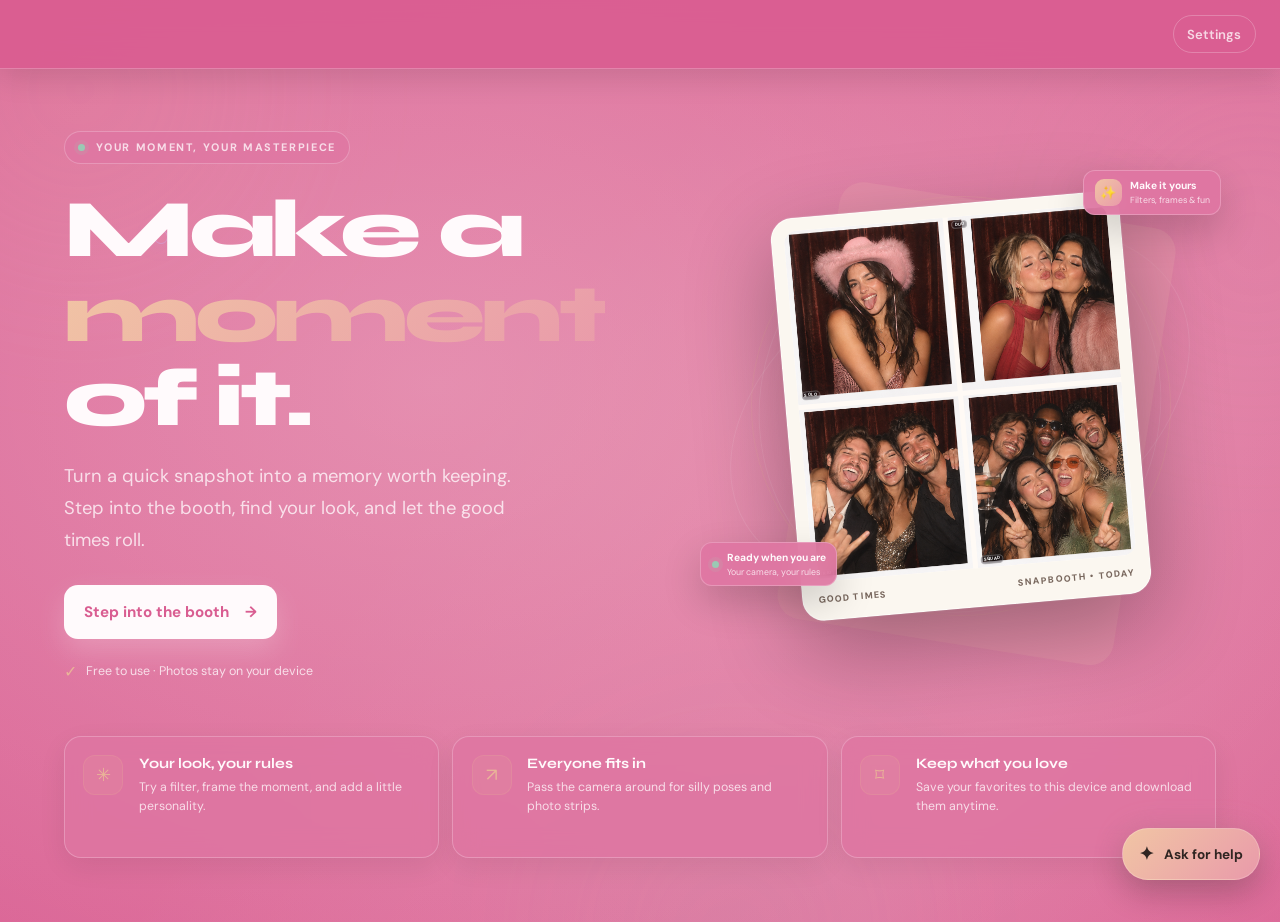
<file: index.html>
<!DOCTYPE html>
<html lang="en" class="landing-home">
<head>
  <meta charset="UTF-8" />
  <meta name="viewport" content="width=device-width, initial-scale=1.0, viewport-fit=cover" />
  <meta name="description" content="SnapBooth – Premium photobooth experience for events, parties, and fun." />
  <meta name="theme-color" content="#111018" />
  <meta name="color-scheme" content="dark light" />
  <meta property="og:title" content="SnapBooth – Premium Photo Experience" />
  <meta property="og:description" content="Capture stunning moments with filters, stickers, and photo strips." />
  <title>SnapBooth — Make a moment of it</title>
  <link rel="manifest" href="manifest.json" />
  <link rel="icon" type="image/svg+xml" href="favicon.svg?v=20261014.9" />
  <link rel="preconnect" href="https://fonts.googleapis.com" />
  <link rel="preconnect" href="https://fonts.gstatic.com" crossorigin />
  <link href="https://fonts.googleapis.com/css2?family=Syne:wght@400;600;700;800&family=DM+Sans:ital,opsz,wght@0,9..40,300;0,9..40,400;0,9..40,500;1,9..40,300&display=swap" rel="stylesheet" />
  <link rel="stylesheet" href="style.css?v=20261017.59" />
</head>
<body class="landing-home">
<a class="skip-link" href="#main-content">Skip to content</a>

<!-- ═══════════════════ PRELOADER ═══════════════════ -->
<div id="preloader" aria-label="Loading SnapBooth" role="status">
  <div class="preloader-inner">
    <div class="preloader-logo">📸</div>
    <div class="preloader-text">SnapBooth</div>
    <div class="preloader-bar"><div class="preloader-fill"></div></div>
  </div>
</div>

<!-- Landing page settings -->
<header id="main-nav" class="settings-bar" aria-label="Page settings">
  <div class="settings-bar-inner">
    <details class="theme-settings" id="theme-settings">
      <summary aria-label="Open settings" title="Settings">Settings</summary>
      <div class="theme-settings-panel">
        <h2 class="settings-panel-title">Theme</h2>
        <label for="landing-color">Background color</label>
        <div class="theme-color-row">
          <input id="landing-color" type="color" value="#d95d91" aria-label="Choose page background color" />
          <span id="landing-color-value">#D95D91</span>
        </div>
        <label for="landing-text-color">Text color</label>
        <div class="theme-color-row">
          <input id="landing-text-color" type="color" value="#fffafc" aria-label="Choose page text color" />
          <span id="landing-text-color-value">Auto</span>
          <button class="theme-auto" id="landing-text-auto" type="button">Auto</button>
        </div>
        <div class="theme-swatches" role="group" aria-label="Suggested page background colors">
          <button type="button" data-theme-preset="#d95d91" aria-label="Pink theme" title="Pink"></button>
          <button type="button" data-theme-preset="#8b6ac8" aria-label="Lavender theme" title="Lavender"></button>
          <button type="button" data-theme-preset="#4c9b88" aria-label="Mint theme" title="Mint"></button>
          <button type="button" data-theme-preset="#d68b4f" aria-label="Peach theme" title="Peach"></button>
          <button type="button" data-theme-preset="#5278b8" aria-label="Blue theme" title="Blue"></button>
          <button type="button" data-theme-preset="#111014" aria-label="Black theme" title="Black"></button>
          <button type="button" data-theme-preset="#f6f3ef" aria-label="White theme" title="White"></button>
        </div>
        <button class="theme-reset" id="theme-reset" type="button">Reset to pink</button>
        <div class="settings-menu-section">
          <h3>Quick links</h3>
          <div class="settings-page-links">
            <a href="./studio.html#booth">Studio</a>
            <a href="./gallery.html">Gallery</a>
            <a href="./about.html">About</a>
          </div>
        </div>
      </div>
    </details>
  </div>
</header>

<main id="main-content" tabindex="-1">
<!-- ═══════════════════ LANDING PAGE ═══════════════════ -->
<section id="landing" class="section landing-section" aria-label="SnapBooth home">
  <div class="landing-bg" aria-hidden="true">
    <div class="orb orb1"></div>
    <div class="orb orb2"></div>
    <div class="orb orb3"></div>
    <div class="particles" id="particles"></div>
  </div>

  <div class="landing-hero">
    <div class="hero-copy">
      <p class="hero-badge"><span class="hero-badge-dot" aria-hidden="true"></span> YOUR MOMENT, YOUR MASTERPIECE</p>
      <h1 class="hero-title">Make a <span class="gradient-text">moment</span> of it.</h1>
      <p class="hero-sub">Turn a quick snapshot into a memory worth keeping. Step into the booth, find your look, and let the good times roll.</p>
      <div class="hero-actions">
        <a class="btn-primary hero-btn" href="./studio.html#booth">Step into the booth <span aria-hidden="true">&rarr;</span></a>
      </div>
      <p class="hero-proof"><span class="proof-icon" aria-hidden="true">&#10003;</span> Free to use &middot; Photos stay on your device</p>
    </div>

    <div class="hero-visual" aria-label="A playful photo booth snapshot of friends celebrating together">
      <div class="hero-orbit orbit-one" aria-hidden="true"></div>
      <div class="hero-orbit orbit-two" aria-hidden="true"></div>
      <div class="hero-photo-shadow" aria-hidden="true"></div>
      <div class="hero-photo-card" aria-hidden="true">
        <div class="hero-photo-grid" role="img" aria-label="Photobooth poses for solo, duo, trio, and squad">
          <div class="hero-shot solo"><span>SOLO</span></div>
          <div class="hero-shot duo"><span>DUO</span></div>
          <div class="hero-shot trio"><span>TRIO</span></div>
          <div class="hero-shot squad"><span>SQUAD</span></div>
        </div>
        <div class="hero-photo-caption"><span>GOOD TIMES</span><span>SNAPBOOTH &bull; TODAY</span></div>
      </div>
      <div class="hero-float-card float-top" aria-hidden="true">
        <span class="float-icon">&#10024;</span>
        <span><strong>Make it yours</strong><small>Filters, frames &amp; fun</small></span>
      </div>
      <div class="hero-float-card float-bottom" aria-hidden="true">
        <span class="float-live-dot"></span>
        <span><strong>Ready when you are</strong><small>Your camera, your rules</small></span>
      </div>
    </div>
  </div>

  <div class="features-grid" id="features" aria-label="Why people love SnapBooth">
    <article class="feature-card">
      <div class="feature-icon" aria-hidden="true">✳</div>
      <div><h3>Your look, your rules</h3>
      <p>Try a filter, frame the moment, and add a little personality.</p></div>
    </article>
    <article class="feature-card">
      <div class="feature-icon" aria-hidden="true">↗</div>
      <div><h3>Everyone fits in</h3>
      <p>Pass the camera around for silly poses and photo strips.</p></div>
    </article>
    <article class="feature-card">
      <div class="feature-icon" aria-hidden="true">⌑</div>
      <div><h3>Keep what you love</h3>
      <p>Save your favorites to this device and download them anytime.</p></div>
    </article>
  </div>
</section>

</main>



<script type="module" src="site.js?v=20261017.28"></script>
</body>
</html>
</file>
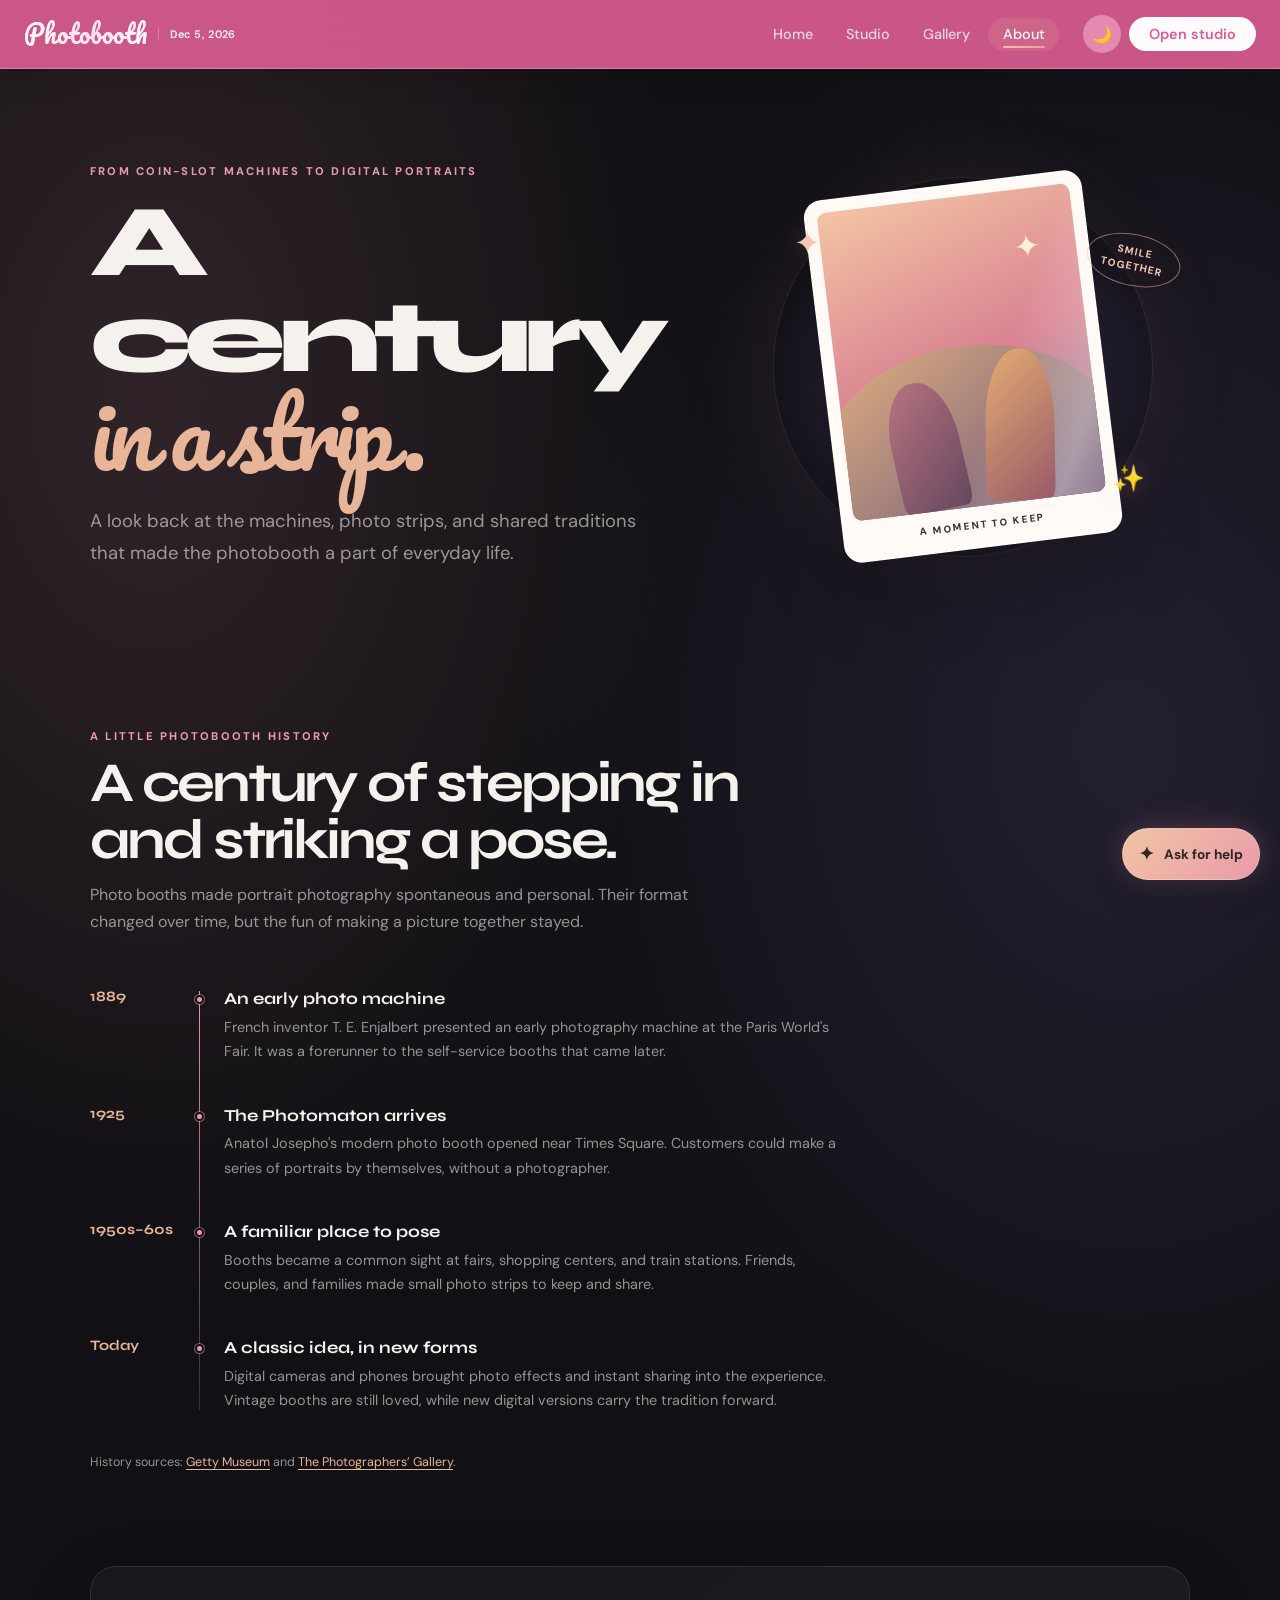
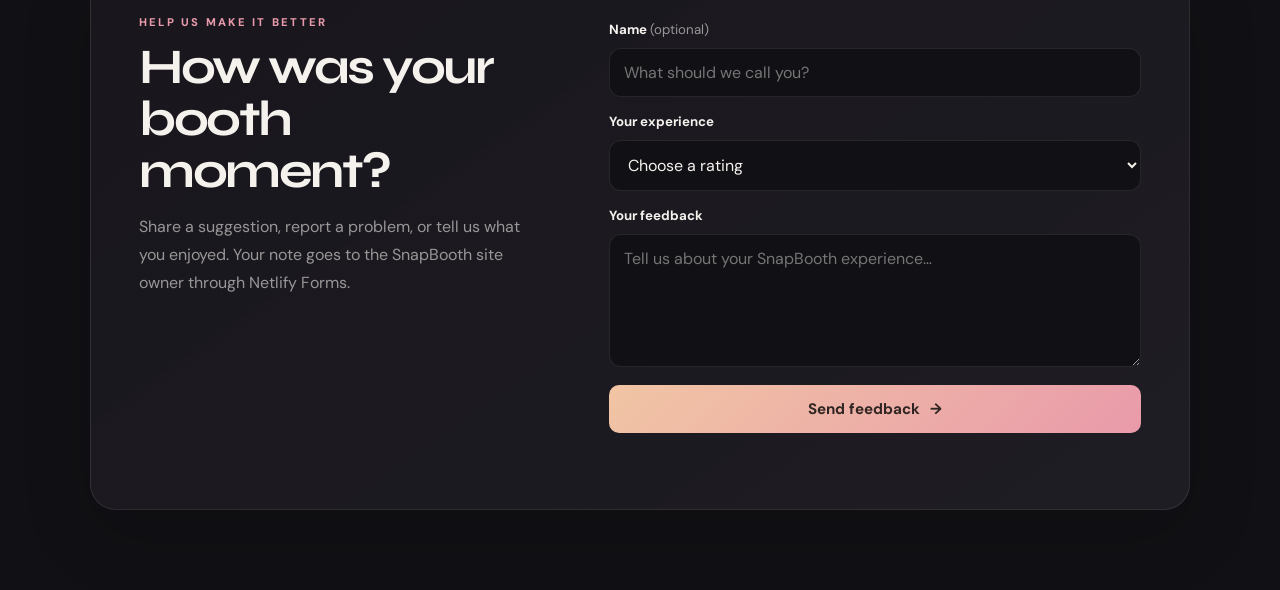
<file: about.html>
<!DOCTYPE html>
<html lang="en">
<head>
  <meta charset="UTF-8" />
  <meta name="viewport" content="width=device-width, initial-scale=1.0, viewport-fit=cover" />
  <meta name="description" content="Learn about SnapBooth, a playful camera studio for capturing and keeping moments in your browser." />
  <meta name="theme-color" content="#111018" />
  <meta name="color-scheme" content="dark light" />
  <meta property="og:title" content="About SnapBooth" />
  <meta property="og:description" content="A little photo studio, ready whenever a good moment happens." />
  <title>About SnapBooth</title>
  <link rel="manifest" href="manifest.json" />
  <link rel="icon" type="image/svg+xml" href="favicon.svg?v=20261014.9" />
  <link rel="preconnect" href="https://fonts.googleapis.com" />
  <link rel="preconnect" href="https://fonts.gstatic.com" crossorigin />
  <link href="https://fonts.googleapis.com/css2?family=Syne:wght@400;600;700;800&family=DM+Sans:ital,opsz,wght@0,9..40,300;0,9..40,400;0,9..40,500;1,9..40,300&family=Pacifico&display=swap" rel="stylesheet" />
  <link rel="stylesheet" href="style.css?v=20261017.47" />
</head>
<body class="about-page">
<a class="skip-link" href="#main-content">Skip to content</a>
<div id="preloader" aria-label="Loading SnapBooth" role="status">
  <div class="preloader-inner"><div class="preloader-logo" aria-hidden="true">&#128248;</div><div class="preloader-text">SnapBooth</div><div class="preloader-bar"><div class="preloader-fill"></div></div></div>
</div>
<nav id="main-nav" role="navigation" aria-label="Main navigation">
  <div class="nav-inner">
    <a href="./index.html" class="nav-logo studio-brand" aria-label="Photobooth home"><span class="studio-brand-name">Photobooth</span><time class="studio-brand-date" id="studio-current-date"></time></a>
    <ul class="nav-links" role="list">
      <li><a href="./index.html" class="nav-link">Home</a></li>
      <li><a href="./studio.html" class="nav-link">Studio</a></li>
      <li><a href="./gallery.html" class="nav-link">Gallery</a></li>
      <li><a href="./about.html" class="nav-link active" aria-current="page">About</a></li>
    </ul>
    <div class="nav-actions"><button id="theme-toggle" aria-label="Toggle light/dark mode" title="Toggle theme">&#127769;</button><a class="nav-cta" href="./studio.html">Open studio</a></div>
    <button class="nav-burger" id="nav-burger" aria-label="Open menu" aria-expanded="false">&#9776;</button>
  </div>
  <div class="nav-mobile-menu" id="nav-mobile-menu" aria-hidden="true">
    <a href="./index.html" class="mob-link">Home</a><a href="./studio.html" class="mob-link">Studio</a><a href="./gallery.html" class="mob-link">Gallery</a><a href="./about.html" class="mob-link" aria-current="page">About</a>
  </div>
</nav>

<main id="main-content" class="about-main" tabindex="-1">
  <section class="about-hero" aria-labelledby="about-title">
    <div class="about-hero-copy">
      <p class="about-kicker">FROM COIN-SLOT MACHINES TO DIGITAL PORTRAITS</p>
      <h1 id="about-title">A century<br /><span>in a strip.</span></h1>
      <p class="about-lede">A look back at the machines, photo strips, and shared traditions that made the photobooth a part of everyday life.</p>
    </div>
    <div class="about-camera-art" aria-hidden="true"><div class="about-photo-card"><div class="about-photo-art"><span>&#10022;</span><i></i><b></b></div><div class="about-photo-caption">A MOMENT TO KEEP</div></div><span class="about-spark about-spark-one">&#10022;</span><span class="about-spark about-spark-two">&#10024;</span><span class="about-stamp">SMILE<br />TOGETHER</span></div>
  </section>

  <section class="about-history" aria-labelledby="about-history-title">
    <header class="about-history-heading"><p class="about-kicker">A LITTLE PHOTOBOOTH HISTORY</p><h2 id="about-history-title">A century of stepping in and striking a pose.</h2><p>Photo booths made portrait photography spontaneous and personal. Their format changed over time, but the fun of making a picture together stayed.</p></header>
    <ol class="about-timeline">
      <li><span class="about-timeline-year">1889</span><div><h3>An early photo machine</h3><p>French inventor T. E. Enjalbert presented an early photography machine at the Paris World's Fair. It was a forerunner to the self-service booths that came later.</p></div></li>
      <li><span class="about-timeline-year">1925</span><div><h3>The Photomaton arrives</h3><p>Anatol Josepho's modern photo booth opened near Times Square. Customers could make a series of portraits by themselves, without a photographer.</p></div></li>
      <li><span class="about-timeline-year">1950s–60s</span><div><h3>A familiar place to pose</h3><p>Booths became a common sight at fairs, shopping centers, and train stations. Friends, couples, and families made small photo strips to keep and share.</p></div></li>
      <li><span class="about-timeline-year">Today</span><div><h3>A classic idea, in new forms</h3><p>Digital cameras and phones brought photo effects and instant sharing into the experience. Vintage booths are still loved, while new digital versions carry the tradition forward.</p></div></li>
    </ol>
    <p class="about-history-sources">History sources: <a href="https://www.getty.edu/news/photo-booths-history/" target="_blank" rel="noopener noreferrer">Getty Museum</a> and <a href="https://thephotographersgallery.org.uk/" target="_blank" rel="noopener noreferrer">The Photographers’ Gallery</a>.</p>
  </section>

  <section class="feedback-section" aria-labelledby="feedback-title">
    <div class="feedback-card">
      <div class="feedback-copy">
        <p class="about-kicker">HELP US MAKE IT BETTER</p>
        <h2 id="feedback-title">How was your booth moment?</h2>
        <p>Share a suggestion, report a problem, or tell us what you enjoyed. Your note goes to the SnapBooth site owner through Netlify Forms.</p>
      </div>
      <form class="feedback-form" name="photobooth-feedback" method="POST" data-netlify="true" netlify-honeypot="bot-field">
        <input type="hidden" name="form-name" value="photobooth-feedback" />
        <p class="feedback-honeypot" aria-hidden="true"><label>Leave this empty: <input name="bot-field" tabindex="-1" autocomplete="off" /></label></p>
        <label for="feedback-name">Name <span>(optional)</span></label>
        <input id="feedback-name" name="name" type="text" maxlength="80" autocomplete="name" placeholder="What should we call you?" />
        <label for="feedback-rating">Your experience</label>
        <select id="feedback-rating" name="rating" required>
          <option value="" selected disabled>Choose a rating</option>
          <option value="Loved it">Loved it</option>
          <option value="It was good">It was good</option>
          <option value="Needs improvement">Needs improvement</option>
        </select>
        <label for="feedback-message">Your feedback</label>
        <textarea id="feedback-message" name="message" rows="5" minlength="5" maxlength="2000" required placeholder="Tell us about your SnapBooth experience…"></textarea>
        <button class="btn-primary feedback-submit" type="submit">Send feedback <span aria-hidden="true">&#8594;</span></button>
        <p class="feedback-status" role="status" aria-live="polite"></p>
      </form>
    </div>
  </section>
</main>

<script type="module" src="site.js?v=20261017.28"></script>
</body>
</html>
</file>
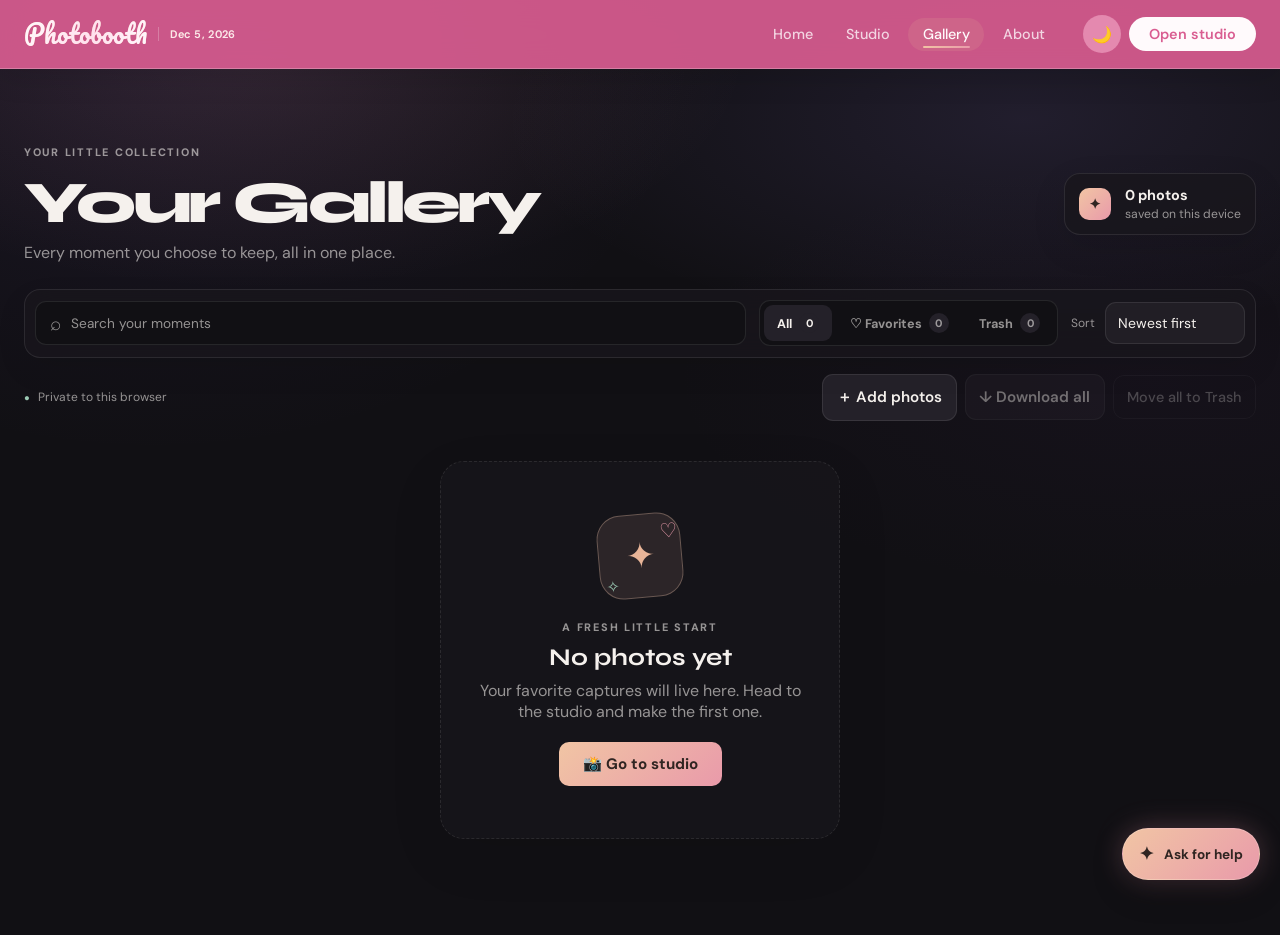
<file: gallery.html>
<!DOCTYPE html>
<html lang="en">
<head>
  <meta charset="UTF-8" />
  <meta name="viewport" content="width=device-width, initial-scale=1.0, viewport-fit=cover" />
  <meta name="description" content="Browse, favorite, share, and download your SnapBooth photos." />
  <meta name="theme-color" content="#111018" />
  <meta name="color-scheme" content="dark light" />
  <meta property="og:title" content="SnapBooth Gallery" />
  <meta property="og:description" content="Your saved SnapBooth moments, all in one place." />
  <title>Gallery — SnapBooth</title>
  <link rel="manifest" href="manifest.json" />
  <link rel="icon" type="image/svg+xml" href="favicon.svg?v=20261014.9" />
  <link rel="preconnect" href="https://fonts.googleapis.com" />
  <link rel="preconnect" href="https://fonts.gstatic.com" crossorigin />
  <link href="https://fonts.googleapis.com/css2?family=Syne:wght@400;600;700;800&family=DM+Sans:ital,opsz,wght@0,9..40,300;0,9..40,400;0,9..40,500;1,9..40,300&family=Pacifico&display=swap" rel="stylesheet" />
  <link rel="stylesheet" href="style.css?v=20261017.46" />
</head>
<body>
<a class="skip-link" href="#main-content">Skip to content</a>
<div id="preloader" aria-label="Loading SnapBooth" role="status">
  <div class="preloader-inner">
    <div class="preloader-logo">📸</div>
    <div class="preloader-text">SnapBooth</div>
    <div class="preloader-bar"><div class="preloader-fill"></div></div>
  </div>
</div>
<div id="toast-container" aria-live="polite" aria-atomic="true"></div>

<nav id="main-nav" role="navigation" aria-label="Main navigation">
  <div class="nav-inner">
    <a href="./index.html" class="nav-logo studio-brand" aria-label="Photobooth home"><span class="studio-brand-name">Photobooth</span><time class="studio-brand-date" id="studio-current-date"></time></a>
    <ul class="nav-links" role="list">
      <li><a href="./index.html" class="nav-link">Home</a></li>
      <li><a href="./studio.html" class="nav-link">Studio</a></li>
      <li><a href="./gallery.html" class="nav-link active" aria-current="page">Gallery</a></li>
      <li><a href="./about.html" class="nav-link">About</a></li>
    </ul>
    <div class="nav-actions">
      <button id="theme-toggle" aria-label="Toggle light/dark mode" title="Toggle theme">🌙</button>
      <a class="nav-cta" href="./studio.html" aria-label="Open photo studio">Open studio</a>
    </div>
    <button class="nav-burger" id="nav-burger" aria-label="Open menu" aria-expanded="false">☰</button>
  </div>
  <div class="nav-mobile-menu" id="nav-mobile-menu" aria-hidden="true">
    <a href="./index.html" class="mob-link">🏠 Home</a>
    <a href="./studio.html" class="mob-link">📸 Studio</a>
    <a href="./gallery.html" class="mob-link" aria-current="page">🖼️ Gallery</a>
    <a href="./about.html" class="mob-link">ℹ️ About</a>
  </div>
</nav>

<main id="main-content" tabindex="-1">
  <section id="gallery" class="section gallery-section" aria-label="Photo gallery">
    <div class="gallery-heading">
      <div class="section-header">
        <p class="gallery-kicker">YOUR LITTLE COLLECTION</p>
        <h1 id="gallery-title" tabindex="-1">Your Gallery</h1>
        <p>Every moment you choose to keep, all in one place.</p>
      </div>
      <div class="gallery-summary" aria-live="polite">
        <span class="gallery-summary-icon" aria-hidden="true">✦</span>
        <span id="gallery-total-count">0 photos</span>
        <span class="gallery-summary-note">saved on this device</span>
      </div>
    </div>

    <div class="gallery-controls" aria-label="Find and sort photos">
      <label class="gallery-search-wrap">
        <span aria-hidden="true">⌕</span>
        <input type="search" id="gallery-search" class="gallery-search" placeholder="Search your moments" aria-label="Search photos" />
      </label>
      <div class="gallery-filter-group" role="group" aria-label="Filter gallery">
        <button class="gallery-filter active" id="gallery-all-filter" data-gallery-filter="all" aria-pressed="true">All <span id="gallery-all-count">0</span></button>
        <button class="gallery-filter" id="gallery-favorites-filter" data-gallery-filter="favorites" aria-pressed="false">♡ Favorites <span id="gallery-favorites-count">0</span></button>
        <button class="gallery-filter" id="gallery-trash-filter" data-gallery-view="trash" aria-pressed="false">Trash <span id="gallery-trash-count">0</span></button>
      </div>
      <label class="gallery-sort-wrap">Sort
        <select id="gallery-sort" class="styled-select" aria-label="Sort photos">
          <option value="newest">Newest first</option>
          <option value="oldest">Oldest first</option>
        </select>
      </label>
    </div>

    <div class="gallery-toolbar" aria-label="Gallery actions">
      <p class="gallery-storage-note"><span aria-hidden="true">●</span> Private to this browser</p>
      <div class="gallery-toolbar-actions">
        <input class="hidden" id="gallery-import-input" type="file" accept="image/*" multiple aria-label="Choose photos to add to your gallery" />
        <button class="btn-secondary" data-action="import-photos">＋ Add photos</button>
        <button class="btn-secondary" id="gallery-download-all" data-action="download-all" aria-label="Download all photos" disabled>↓ Download all</button>
        <button class="btn-ghost" id="gallery-clear-all" data-action="clear-gallery" aria-label="Clear all gallery photos" disabled>Clear all</button>
      </div>
    </div>

    <div class="gallery-view-heading hidden" id="gallery-view-heading" aria-live="polite">
      <h2 id="gallery-view-title">Trash</h2>
      <p>Restore photos to your gallery or delete them permanently.</p>
    </div>

    <div class="gallery-grid" id="gallery-grid" aria-label="Saved photos" role="list"></div>
    <div class="gallery-empty hidden" id="gallery-empty" aria-live="polite">
      <div class="gallery-empty-art" aria-hidden="true"><span>✦</span><span>♡</span><span>✧</span></div>
      <p class="gallery-kicker">A FRESH LITTLE START</p>
      <h2>No photos yet</h2>
      <p>Your favorite captures will live here. Head to the studio and make the first one.</p>
      <a class="btn-primary" href="./studio.html">📸 Go to studio</a>
    </div>
    <div class="gallery-empty hidden" id="gallery-no-results" aria-live="polite">
      <div class="empty-icon" aria-hidden="true">⌕</div>
      <h2 id="gallery-empty-results-title">No matching photos</h2>
      <p id="gallery-empty-results-copy">Try another search or show all of your photos.</p>
      <button class="btn-secondary" data-action="show-all-gallery">Show all photos</button>
    </div>
    <div class="gallery-empty hidden" id="gallery-trash-empty" aria-live="polite">
      <div class="gallery-empty-art" aria-hidden="true"><span>↶</span><span>♡</span><span>✧</span></div>
      <p class="gallery-kicker">TRASH</p>
      <h2>Your trash is empty</h2>
      <p>Deleted photos appear here. Restore them to your gallery or remove them permanently.</p>
    </div>
  </section>
</main>

<div class="gallery-viewer hidden" id="gallery-viewer" role="dialog" aria-modal="true" aria-label="Photo preview">
  <div class="gallery-viewer-backdrop" data-action="close-gallery-viewer" aria-hidden="true"></div>
  <div class="gallery-viewer-panel">
    <div class="gallery-viewer-topbar">
      <span class="gallery-viewer-count" id="gallery-viewer-count"></span>
      <button class="gallery-viewer-close" id="gallery-viewer-close" data-action="close-gallery-viewer" aria-label="Close preview">×</button>
    </div>
    <div class="gallery-viewer-stage">
      <button class="gallery-viewer-step" id="gallery-viewer-previous" data-action="gallery-previous" aria-label="Previous photo">←</button>
      <img id="gallery-viewer-image" alt="" />
      <button class="gallery-viewer-step" id="gallery-viewer-next" data-action="gallery-next" aria-label="Next photo">→</button>
    </div>
    <div class="gallery-viewer-details">
      <div>
        <h2 id="gallery-viewer-title">SnapBooth moment</h2>
        <p id="gallery-viewer-date"></p>
      </div>
      <div class="gallery-viewer-actions">
        <button class="gallery-favorite" id="gallery-viewer-favorite" data-action="toggle-favorite" aria-pressed="false">♡ Favorite</button>
        <button class="btn-secondary" id="gallery-viewer-download" data-action="gallery-download-photo">↓ Download</button>
        <button class="btn-secondary" id="gallery-viewer-share" data-action="share-gallery-photo">Share</button>
        <button class="btn-ghost" id="gallery-viewer-delete" data-action="delete-photo">Delete</button>
      </div>
    </div>
  </div>
</div>

<div class="modal-backdrop hidden" id="delete-modal" role="dialog" aria-modal="true" aria-label="Confirm delete">
  <div class="modal-box small">
    <h2 id="delete-modal-title">Move photo to Trash?</h2>
    <p id="delete-modal-message">This photo will be moved to Trash, where you can restore it later.</p>
    <div class="modal-btns">
      <button class="btn-ghost" data-action="close-delete">Cancel</button>
      <button class="btn-danger" data-action="confirm-delete">Move to Trash</button>
    </div>
  </div>
</div>

<script type="module" src="site.js?v=20261016.26"></script>
<script type="module" src="gallery.js?v=20261017.11"></script>
</body>
</html>
</file>
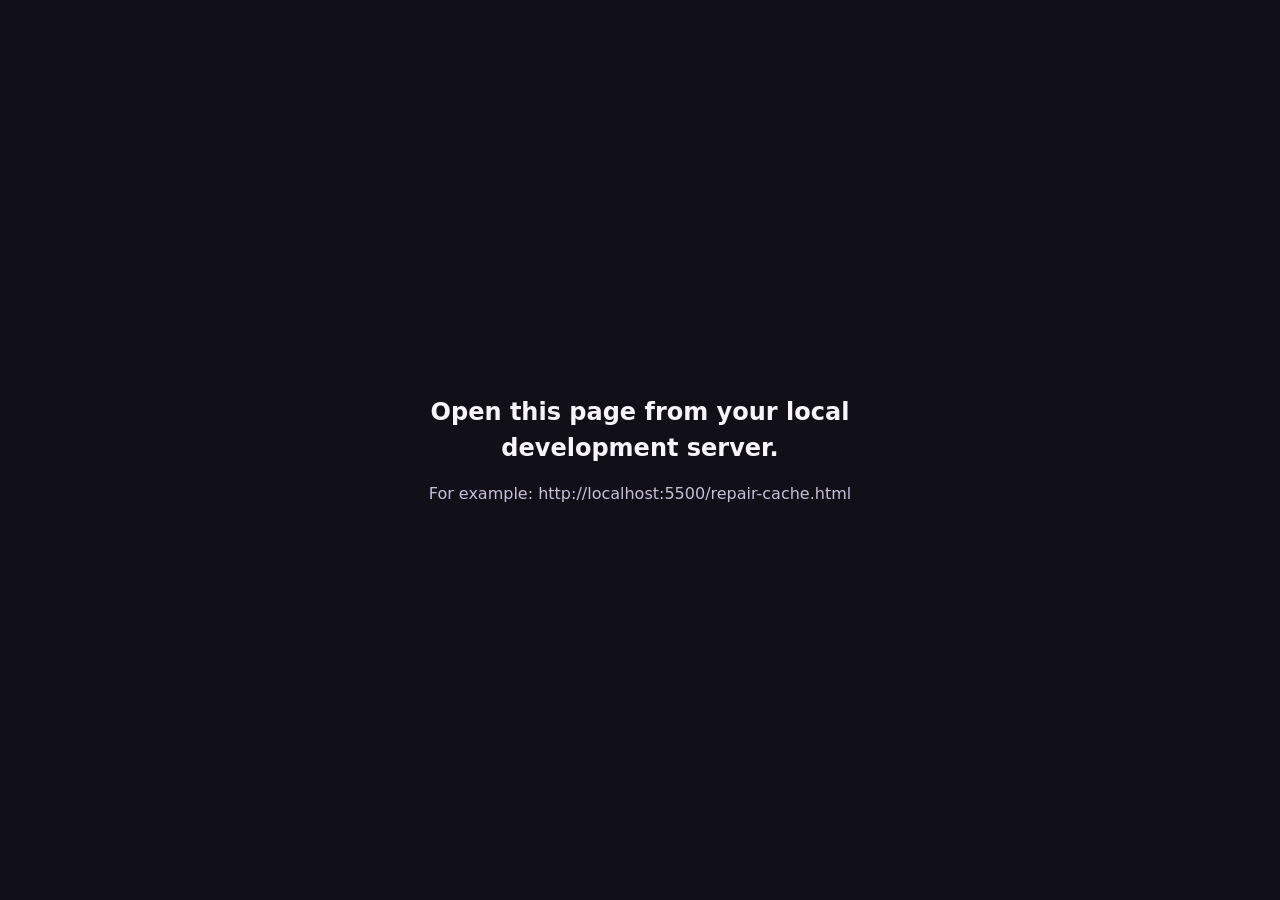
<file: repair-cache.html>
<!doctype html>
<html lang="en">
<head>
  <meta charset="utf-8" />
  <meta name="viewport" content="width=device-width, initial-scale=1" />
  <meta name="robots" content="noindex" />
  <title>Refreshing SnapBooth</title>
  <style>
    body { margin: 0; min-height: 100vh; display: grid; place-items: center; background: #111018; color: #f7f4ff; font: 16px/1.5 system-ui, sans-serif; }
    main { max-width: 32rem; padding: 2rem; text-align: center; }
    h1 { margin-bottom: .5rem; font-size: 1.5rem; }
    p { color: #c6bfd7; }
  </style>
</head>
<body>
  <main>
    <h1 id="status">Refreshing SnapBooth…</h1>
    <p id="message">Clearing the old local app cache. Your saved gallery photos are kept.</p>
  </main>
  <script>
    (async () => {
      if (!['localhost', '127.0.0.1'].includes(location.hostname)) {
        document.getElementById('status').textContent = 'Open this page from your local development server.';
        document.getElementById('message').textContent = 'For example: http://localhost:5500/repair-cache.html';
        return;
      }

      try {
        if ('serviceWorker' in navigator) {
          const registrations = await navigator.serviceWorker.getRegistrations();
          const appRegistrations = registrations.filter(registration =>
            [registration.active, registration.waiting, registration.installing].some(worker =>
              worker && new URL(worker.scriptURL).pathname.endsWith('/sw.js')
            )
          );
          await Promise.all(appRegistrations.map(registration => registration.unregister()));
        }

        const keys = await caches.keys();
        await Promise.all(keys.filter(key => key.startsWith('snapbooth-')).map(key => caches.delete(key)));
        location.replace('./index.html?fresh=' + Date.now());
      } catch (error) {
        document.getElementById('status').textContent = 'Could not refresh automatically.';
        document.getElementById('message').textContent = 'Reload the app once, or open Chrome DevTools and clear its service worker.';
        console.error('SnapBooth cache refresh failed:', error);
      }
    })();
  </script>
</body>
</html>
</file>
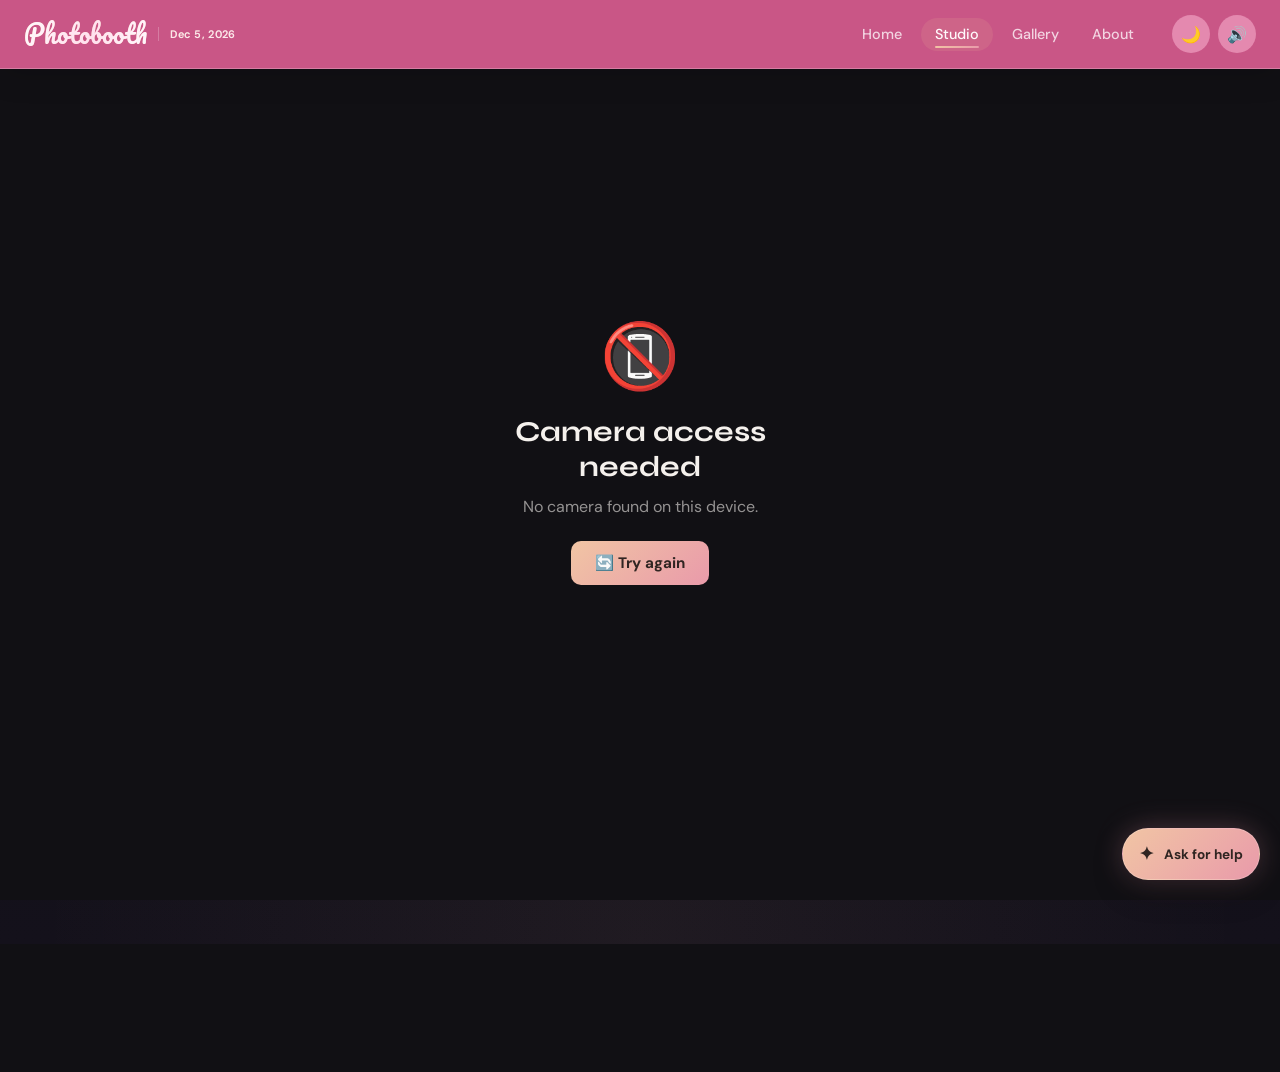
<file: studio.html>
<!DOCTYPE html>
<html lang="en">
<head>
  <meta charset="UTF-8" />
  <meta name="viewport" content="width=device-width, initial-scale=1.0, viewport-fit=cover" />
  <meta name="description" content="Open the SnapBooth studio to take photos, make strips, and save your favorite moments." />
  <meta name="theme-color" content="#111018" />
  <meta name="color-scheme" content="dark light" />
  <meta property="og:title" content="SnapBooth Studio" />
  <meta property="og:description" content="Capture a moment with filters, stickers, and photo strips." />
  <title>SnapBooth Studio — Make a moment of it</title>
  <link rel="manifest" href="manifest.json" />
  <link rel="icon" type="image/svg+xml" href="favicon.svg?v=20261014.9" />
  <link rel="preconnect" href="https://fonts.googleapis.com" />
  <link rel="preconnect" href="https://fonts.gstatic.com" crossorigin />
  <link href="https://fonts.googleapis.com/css2?family=Syne:wght@400;600;700;800&family=DM+Sans:ital,opsz,wght@0,9..40,300;0,9..40,400;0,9..40,500;1,9..40,300&family=Pacifico&display=swap" rel="stylesheet" />
  <link rel="stylesheet" href="style.css?v=20261017.59" />
</head>
<body>
<a class="skip-link" href="#main-content">Skip to content</a>
<div id="preloader" aria-label="Loading SnapBooth" role="status">
  <div class="preloader-inner">
    <div class="preloader-logo">📸</div>
    <div class="preloader-text">SnapBooth</div>
    <div class="preloader-bar"><div class="preloader-fill"></div></div>
  </div>
</div>
<div id="toast-container" aria-live="polite" aria-atomic="true"></div>

<nav id="main-nav" role="navigation" aria-label="Main navigation">
  <div class="nav-inner">
    <a href="./index.html" class="nav-logo studio-brand" aria-label="Photobooth home"><span class="studio-brand-name">Photobooth</span><time class="studio-brand-date" id="studio-current-date"></time></a>
    <ul class="nav-links" role="list">
      <li><a href="./index.html" class="nav-link">Home</a></li>
      <li><a href="#booth" class="nav-link active" data-section="booth" data-action="open-booth">Studio</a></li>
      <li><a href="./gallery.html" class="nav-link">Gallery</a></li>
      <li><a href="./about.html" class="nav-link">About</a></li>
    </ul>
    <div class="nav-actions">
      <button id="theme-toggle" aria-label="Toggle light/dark mode" title="Toggle theme">🌙</button>
      <button id="sound-toggle" aria-label="Toggle sound" title="Toggle sound">🔊</button>
    </div>
    <button class="nav-burger" id="nav-burger" aria-label="Open menu" aria-expanded="false">&#9776;</button>
  </div>
  <div class="nav-mobile-menu" id="nav-mobile-menu" aria-hidden="true">
    <a href="./index.html" class="mob-link">Home</a>
    <a href="#booth" class="mob-link" data-action="open-booth">Studio</a>
    <a href="./gallery.html" class="mob-link">Gallery</a>
    <a href="./about.html" class="mob-link">About</a>
  </div>
</nav>

<main id="main-content" tabindex="-1">
  <section id="booth" class="section booth-section" aria-label="Photobooth">
    <div id="camera-error" class="camera-error hidden" role="alert">
      <div class="camera-error-inner">
        <div class="error-icon">📵</div>
        <h2>Camera access needed</h2>
        <p id="camera-error-msg">Please allow camera access to use the photobooth.</p>
        <button class="btn-primary" data-action="retry-camera" aria-label="Retry camera access">🔄 Try again</button>
      </div>
    </div>

    <div class="booth-layout" id="booth-layout">
      <aside class="booth-sidebar left-panel" aria-label="Booth controls">
        <div class="panel-section">
          <h3 class="panel-title">📷 Mode</h3>
          <div class="mode-grid" role="group" aria-label="Capture mode">
            <button class="mode-btn active" data-mode="single" aria-pressed="true">1️⃣ Single</button>
            <button class="mode-btn" data-mode="strip2" aria-pressed="false">2️⃣ Strip ×2</button>
            <button class="mode-btn" data-mode="strip4" aria-pressed="false">4️⃣ Strip ×4</button>
            <button class="mode-btn" data-mode="gif" aria-pressed="false">🎬 GIF</button>
            <button class="mode-btn" data-mode="boomerang" aria-pressed="false">🔁 Boomerang</button>
          </div>
        </div>
        <div class="panel-section strip-layout-section">
          <h3 class="panel-title">Strip layout</h3>
          <div class="strip-layout-list" id="strip-layout-list" role="group" aria-label="Photo strip layout">
            <button class="strip-layout-btn active" type="button" data-strip-layout="classic" aria-pressed="true">
              <span class="strip-layout-preview strip-layout-preview-classic" aria-hidden="true"><i></i><i></i><i></i></span>
              <span class="strip-layout-name">Classic</span>
            </button>
            <button class="strip-layout-btn" type="button" data-strip-layout="horizontal" aria-pressed="false">
              <span class="strip-layout-preview strip-layout-preview-horizontal" aria-hidden="true"><i></i><i></i><i></i></span>
              <span class="strip-layout-name">Horizontal</span>
            </button>
            <button class="strip-layout-btn" type="button" data-strip-layout="grid" aria-pressed="false">
              <span class="strip-layout-preview strip-layout-preview-grid" aria-hidden="true"><i></i><i></i><i></i><i></i></span>
              <span class="strip-layout-name">Grid</span>
            </button>
            <button class="strip-layout-btn" type="button" data-strip-layout="film" aria-pressed="false">
              <span class="strip-layout-preview strip-layout-preview-film" aria-hidden="true"><i></i><i></i><i></i></span>
              <span class="strip-layout-name">Film</span>
            </button>
            <button class="strip-layout-btn" type="button" data-strip-layout="polaroid" aria-pressed="false">
              <span class="strip-layout-preview strip-layout-preview-polaroid" aria-hidden="true"><i></i><i></i></span>
              <span class="strip-layout-name">Polaroid</span>
            </button>
          </div>
          <p class="hint-text">Choosing a layout starts Strip ×2. Choose Strip ×4 above for four photos.</p>
        </div>
        <div class="panel-section">
          <h3 class="panel-title">⏱ Countdown</h3>
          <div class="countdown-group" role="group" aria-label="Countdown duration">
            <button class="cd-btn active" data-cd="3" aria-pressed="true">3s</button>
            <button class="cd-btn" data-cd="5" aria-pressed="false">5s</button>
            <button class="cd-btn" data-cd="10" aria-pressed="false">10s</button>
          </div>
        </div>
        <div class="panel-section" id="camera-switch-section">
          <h3 class="panel-title">📱 Camera</h3>
          <button class="icon-btn full" data-action="flip-camera" aria-label="Switch camera">🔄 Flip camera</button>
        </div>
        <div class="panel-section">
          <h3 class="panel-title">🎉 Theme</h3>
          <select id="theme-select" class="styled-select" aria-label="Event theme">
            <option value="none">No theme</option>
            <option value="wedding">💍 Wedding</option>
            <option value="birthday">🎂 Birthday</option>
            <option value="graduation">🎓 Graduation</option>
            <option value="corporate">💼 Corporate</option>
          </select>
        </div>
        <div class="panel-section">
          <h3 class="panel-title">🖼 Color wash</h3>
          <div class="bg-grid" role="group" aria-label="Camera color wash">
            <button class="bg-btn active" data-bg="none" aria-pressed="true">None</button>
            <button class="bg-btn" data-bg="galaxy" aria-pressed="false">🌌</button>
            <button class="bg-btn" data-bg="beach" aria-pressed="false">🏖️</button>
            <button class="bg-btn" data-bg="city" aria-pressed="false">🏙️</button>
            <button class="bg-btn" data-bg="forest" aria-pressed="false">🌲</button>
            <button class="bg-btn" data-bg="studio" aria-pressed="false">🎨</button>
          </div>
        </div>
      </aside>

      <div class="booth-center" aria-label="Camera view">
        <div class="camera-wrap" id="camera-wrap" role="region" aria-label="Camera preview">
          <div class="camera-loading" id="camera-loading" aria-live="polite"><div class="spinner" aria-hidden="true"></div><p id="camera-loading-message">Starting camera…</p></div>
          <video id="video" autoplay playsinline muted aria-label="Camera preview"></video>
          <canvas id="filter-canvas" aria-hidden="true"></canvas>
          <div class="frame-overlay" id="frame-overlay" aria-hidden="true"></div>
          <canvas id="focus-sensor-canvas" aria-hidden="true"></canvas>
          <button class="face-focus-toggle" id="face-focus-toggle" type="button" data-action="toggle-face-focus" aria-label="Turn face focus on" aria-pressed="false" title="Turn face focus on">
            <svg viewBox="0 0 24 24" aria-hidden="true" focusable="false"><path d="M9 4H6a2 2 0 0 0-2 2v3M15 4h3a2 2 0 0 1 2 2v3M20 15v3a2 2 0 0 1-2 2h-3M9 20H6a2 2 0 0 1-2-2v-3"/></svg>
          </button>
          <div class="face-focus-status hidden" id="face-focus-status" role="status" aria-live="polite">Loading face focus…</div>
          <div class="sticker-layer" id="sticker-layer" aria-label="Stickers"></div>
          <div class="countdown-display" id="countdown-display" aria-live="assertive" aria-atomic="true"></div>
          <div class="capture-progress hidden" id="capture-progress" role="status" aria-live="polite">
            <span class="capture-progress-label" id="capture-progress-label">Photo 1 of 4</span>
            <span class="capture-progress-track" aria-hidden="true"><span id="capture-progress-fill"></span></span>
          </div>
          <div class="camera-utility-controls" aria-label="Camera options">
            <button class="icon-btn camera-fullscreen-btn" id="fullscreen-btn" data-action="fullscreen" aria-label="Enter fullscreen" aria-pressed="false" title="Enter fullscreen">⛶</button>
            <button class="capture-btn" id="capture-btn" data-action="capture" aria-label="Take photo" title="Capture (Space)"><span class="capture-ring"></span><span class="capture-dot"></span></button>
            <button class="icon-btn camera-toggle-btn" id="camera-toggle-btn" type="button" data-action="toggle-camera" aria-label="Turn camera on" aria-pressed="false" title="Turn camera on">
              <svg class="camera-toggle-icon camera-toggle-on-icon" viewBox="0 0 24 24" aria-hidden="true" focusable="false"><path d="M4 7.5h3l1.5-2h7l1.5 2h3A1.5 1.5 0 0 1 21.5 9v9a1.5 1.5 0 0 1-1.5 1.5H4A1.5 1.5 0 0 1 2.5 18V9A1.5 1.5 0 0 1 4 7.5Z"/><circle cx="12" cy="13.5" r="3.5"/></svg>
              <svg class="camera-toggle-icon camera-toggle-off-icon" viewBox="0 0 24 24" aria-hidden="true" focusable="false"><path d="M4 7.5h3l1.5-2h7l1.5 2h3A1.5 1.5 0 0 1 21.5 9v9a1.5 1.5 0 0 1-1.5 1.5H4A1.5 1.5 0 0 1 2.5 18V9A1.5 1.5 0 0 1 4 7.5Z"/><circle cx="12" cy="13.5" r="3.5"/><path d="m3 3 18 18"/></svg>
            </button>
          </div>
          <div class="flash-overlay" id="flash-overlay" aria-hidden="true"></div>
          <div class="theme-overlay" id="theme-overlay" aria-hidden="true"></div>
        </div>
        <section class="shot-sequence" id="shot-sequence" aria-label="Photo sequence">
          <div class="shot-sequence-header">
            <div><h2>Photo sequence</h2><p id="shot-sequence-count" role="status" aria-live="polite">0 photos</p><span class="sequence-viewer-hint">Tap a photo to browse</span></div>
            <button class="sequence-clear" id="clear-shot-history" type="button" data-action="clear-shot-history" disabled>Clear</button>
          </div>
          <p class="sequence-empty" id="shot-sequence-empty">Your photos will appear here in order.</p>
          <div class="strip-preview" id="strip-preview" aria-label="Captured photos in order" aria-live="polite" role="list"></div>
        </section>
        <div class="keyboard-hints" aria-hidden="true"><span>Space = Capture</span><span>R = Retake</span><span>F or click ⛶ = Fullscreen</span><span>← → = Filter</span></div>
      </div>

      <aside class="booth-sidebar right-panel" aria-label="Filters and stickers">
        <div class="panel-section">
          <h3 class="panel-title">🎨 Filters</h3>
          <div class="filter-list" id="filter-list" role="listbox" aria-label="Camera filters">
            <button class="filter-btn active" data-filter="none" role="option" aria-selected="true"><div class="filter-preview fp-none"></div><span>Normal</span></button>
            <button class="filter-btn" data-filter="vintage" role="option" aria-selected="false"><div class="filter-preview fp-vintage"></div><span>Vintage</span></button>
            <button class="filter-btn" data-filter="bw" role="option" aria-selected="false"><div class="filter-preview fp-bw"></div><span>B&amp;W</span></button>
            <button class="filter-btn" data-filter="sepia" role="option" aria-selected="false"><div class="filter-preview fp-sepia"></div><span>Sepia</span></button>
            <button class="filter-btn" data-filter="neon" role="option" aria-selected="false"><div class="filter-preview fp-neon"></div><span>Neon</span></button>
            <button class="filter-btn" data-filter="glow" role="option" aria-selected="false"><div class="filter-preview fp-glow"></div><span>Glow</span></button>
            <button class="filter-btn" data-filter="cool" role="option" aria-selected="false"><div class="filter-preview fp-cool"></div><span>Cool</span></button>
            <button class="filter-btn" data-filter="bright" role="option" aria-selected="false"><div class="filter-preview fp-bright"></div><span>Bright</span></button>
          </div>
        </div>
        <div class="panel-section">
          <h3 class="panel-title">🖼 Frames</h3>
          <div class="frame-list" id="frame-list" role="group" aria-label="Photo frames">
            <button class="frame-btn active" data-frame="none" aria-pressed="true"><span class="frame-swatch frame-swatch-none" aria-hidden="true"></span><span>Clean</span></button>
            <button class="frame-btn" data-frame="editorial" aria-pressed="false"><span class="frame-swatch frame-swatch-editorial" aria-hidden="true"></span><span>Editorial</span></button>
            <button class="frame-btn" data-frame="film" aria-pressed="false"><span class="frame-swatch frame-swatch-film" aria-hidden="true"></span><span>35mm Film</span></button>
            <button class="frame-btn" data-frame="polaroid" aria-pressed="false"><span class="frame-swatch frame-swatch-polaroid" aria-hidden="true"></span><span>Instant</span></button>
            <button class="frame-btn" data-frame="glam" aria-pressed="false"><span class="frame-swatch frame-swatch-glam" aria-hidden="true"></span><span>Glam</span></button>
            <button class="frame-btn" data-frame="botanical" aria-pressed="false"><span class="frame-swatch frame-swatch-botanical" aria-hidden="true"></span><span>Botanical</span></button>
            <button class="frame-btn" data-frame="celebration" aria-pressed="false"><span class="frame-swatch frame-swatch-celebration" aria-hidden="true"></span><span>Party</span></button>
          </div>
        </div>
        <div class="panel-section">
          <h3 class="panel-title">✨ Photo effects</h3>
          <div class="photo-effects" role="group" aria-label="Toggle photo effects">
            <button class="effect-btn" type="button" data-effect="vignette" aria-pressed="false"><span aria-hidden="true">◉</span> Vignette</button>
            <button class="effect-btn" type="button" data-effect="lightLeak" aria-pressed="false"><span aria-hidden="true">☀</span> Light leak</button>
            <button class="effect-btn" type="button" data-effect="softGlow" aria-pressed="false"><span aria-hidden="true">✧</span> Soft glow</button>
          </div>
          <p class="hint-text">Layer a little extra mood onto your shot.</p>
        </div>
        <div class="panel-section">
          <h3 class="panel-title">🌟 Stickers</h3>
          <div class="sticker-palette" id="sticker-palette" aria-label="Sticker palette" role="list"></div>
          <p class="hint-text">Tap a sticker to add · Drag to move · Double-click to delete</p>
        </div>
        <div class="panel-section">
          <h3 class="panel-title">🏷 Watermark</h3>
          <input type="text" id="watermark-text" class="styled-input" placeholder="Your event name…" maxlength="40" aria-label="Watermark text" />
          <label class="checkbox-label"><input type="checkbox" id="timestamp-toggle" aria-label="Show timestamp" /> Show date/time</label>
        </div>
      </aside>
    </div>

    <div class="result-panel hidden" id="result-panel" role="dialog" aria-label="Captured photo result" aria-modal="true">
      <button class="result-close" type="button" data-action="close-result" aria-label="Close photo results" title="Close">&times;</button>
      <div class="result-inner">
        <h2 class="result-title" id="result-title" tabindex="-1">✨ Looking great!</h2>
        <div class="result-review-grid">
          <section class="result-shots hidden" id="result-shots" aria-label="Photos in capture order">
            <h3>Photos in order</h3>
            <div class="result-shot-list" id="result-shot-list" role="list"></div>
          </section>
          <section class="result-final" aria-label="Finished photo output">
            <h3 class="result-output-label hidden" id="result-output-label">Finished photo strip</h3>
            <div class="result-canvas-wrap">
              <canvas id="result-canvas" aria-label="Captured photo"></canvas>
              <img id="result-gif-preview" class="hidden" alt="Animated capture preview" />
            </div>
          </section>
        </div>
        <section class="photo-editor" id="photo-editor" aria-label="Edit your photo">
          <header class="photo-editor-header">
            <div><p class="photo-editor-eyebrow">MAKE IT YOURS</p><h3>Edit your photo</h3></div>
            <button type="button" class="editor-reset" id="reset-photo-editor">Reset</button>
          </header>
          <div class="photo-editor-controls">
            <fieldset class="editor-group"><legend>Filters</legend><div class="editor-option-row">
              <button type="button" class="editor-option active" data-editor-group="filter" data-editor-value="none" aria-pressed="true"><i class="editor-swatch swatch-original"></i><span>Original</span></button>
              <button type="button" class="editor-option" data-editor-group="filter" data-editor-value="warm" aria-pressed="false"><i class="editor-swatch swatch-warm"></i><span>Warm</span></button>
              <button type="button" class="editor-option" data-editor-group="filter" data-editor-value="bw" aria-pressed="false"><i class="editor-swatch swatch-bw"></i><span>B&amp;W</span></button>
              <button type="button" class="editor-option" data-editor-group="filter" data-editor-value="vintage" aria-pressed="false"><i class="editor-swatch swatch-vintage"></i><span>Vintage</span></button>
              <button type="button" class="editor-option" data-editor-group="filter" data-editor-value="dreamy" aria-pressed="false"><i class="editor-swatch swatch-dreamy"></i><span>Dreamy</span></button>
            </div></fieldset>
            <fieldset class="editor-group"><legend>Theme</legend><div class="editor-option-row editor-theme-options">
              <button type="button" class="editor-option active" data-editor-group="theme" data-editor-value="none" aria-pressed="true"><i class="editor-swatch swatch-original"></i><span>None</span></button>
              <button type="button" class="editor-option" data-editor-group="theme" data-editor-value="pink" aria-pressed="false"><i class="editor-swatch swatch-pink"></i><span>Pink</span></button>
              <button type="button" class="editor-option" data-editor-group="theme" data-editor-value="lavender" aria-pressed="false"><i class="editor-swatch swatch-lavender"></i><span>Lavender</span></button>
              <button type="button" class="editor-option" data-editor-group="theme" data-editor-value="celebrate" aria-pressed="false"><i class="editor-swatch swatch-celebrate"></i><span>Party</span></button>
            </div></fieldset>
            <fieldset class="editor-group"><legend>Frame</legend><div class="editor-option-row editor-frame-options">
              <button type="button" class="editor-option active" data-editor-group="frame" data-editor-value="none" aria-pressed="true"><i class="editor-swatch swatch-original"></i><span>None</span></button>
              <button type="button" class="editor-option" data-editor-group="frame" data-editor-value="white" aria-pressed="false"><i class="editor-swatch swatch-white"></i><span>Classic</span></button>
              <button type="button" class="editor-option" data-editor-group="frame" data-editor-value="pink" aria-pressed="false"><i class="editor-swatch swatch-pink"></i><span>Pink</span></button>
              <button type="button" class="editor-option" data-editor-group="frame" data-editor-value="gold" aria-pressed="false"><i class="editor-swatch swatch-gold"></i><span>Gold</span></button>
            </div></fieldset>
            <fieldset class="editor-group output-strip-group hidden" id="output-strip-group"><legend>Strip layout</legend><div class="editor-strip-layouts" role="group" aria-label="Choose the finished photo strip layout">
              <button type="button" class="editor-option editor-strip-layout" data-editor-strip-layout="classic" aria-pressed="true"><span class="strip-layout-preview strip-layout-preview-classic" aria-hidden="true"><i></i><i></i><i></i></span><span>Classic</span></button>
              <button type="button" class="editor-option editor-strip-layout" data-editor-strip-layout="horizontal" aria-pressed="false"><span class="strip-layout-preview strip-layout-preview-horizontal" aria-hidden="true"><i></i><i></i><i></i></span><span>Horizontal</span></button>
              <button type="button" class="editor-option editor-strip-layout" data-editor-strip-layout="grid" aria-pressed="false"><span class="strip-layout-preview strip-layout-preview-grid" aria-hidden="true"><i></i><i></i><i></i><i></i></span><span>Grid</span></button>
              <button type="button" class="editor-option editor-strip-layout" data-editor-strip-layout="film" aria-pressed="false"><span class="strip-layout-preview strip-layout-preview-film" aria-hidden="true"><i></i><i></i><i></i></span><span>Film</span></button>
              <button type="button" class="editor-option editor-strip-layout" data-editor-strip-layout="polaroid" aria-pressed="false"><span class="strip-layout-preview strip-layout-preview-polaroid" aria-hidden="true"><i></i><i></i></span><span>Polaroid</span></button>
            </div></fieldset>
            <fieldset class="editor-group"><legend>Stickers</legend><div class="editor-option-row editor-sticker-options">
              <button type="button" class="editor-option editor-emoji active" data-editor-group="emoji" data-editor-value="" aria-label="No sticker" aria-pressed="true">&#8722;</button>
              <button type="button" class="editor-option editor-emoji" data-editor-group="emoji" data-editor-value="&#10024;" aria-label="Sparkle sticker" aria-pressed="false">&#10024;</button>
              <button type="button" class="editor-option editor-emoji" data-editor-group="emoji" data-editor-value="&#128150;" aria-label="Heart sticker" aria-pressed="false">&#128150;</button>
              <button type="button" class="editor-option editor-emoji" data-editor-group="emoji" data-editor-value="&#128526;" aria-label="Cool sticker" aria-pressed="false">&#128526;</button>
              <button type="button" class="editor-option editor-emoji" data-editor-group="emoji" data-editor-value="&#127874;" aria-label="Party sticker" aria-pressed="false">&#127874;</button>
              <button type="button" class="editor-option editor-emoji" data-editor-group="emoji" data-editor-value="&#127800;" aria-label="Flower sticker" aria-pressed="false">&#127800;</button>
              <button type="button" class="editor-option editor-emoji" data-editor-group="emoji" data-editor-value="&#11088;" aria-label="Star sticker" aria-pressed="false">&#11088;</button>
            </div></fieldset>
            <label class="output-date-toggle"><input id="output-date" type="checkbox" /><span class="editor-switch" aria-hidden="true"></span><span><strong>Date stamp</strong><small>Add today’s date to the photo</small></span></label>
          </div>
        </section>
        <div class="result-actions">
          <button class="btn-primary" data-action="download-photo" data-format="png">⬇️ PNG</button>
          <button class="btn-primary" data-action="download-photo" data-format="jpg">⬇️ JPG</button>
          <button class="btn-primary hidden" id="download-gif-btn" data-action="download-photo" data-format="gif">⬇️ GIF</button>
          <button class="btn-secondary" data-action="save-photo">💾 Save</button>
          <button class="btn-secondary" data-action="share-photo">📤 Share</button>
          <button class="btn-ghost" data-action="retake">🔁 Retake photo</button>
        </div>
        <div class="confetti-container" id="confetti-container" aria-hidden="true"></div>
      </div>
    </div>
    <div class="sequence-viewer hidden" id="sequence-viewer" role="dialog" aria-modal="true" aria-label="Photo sequence viewer">
      <div class="sequence-viewer-inner">
        <button class="sequence-viewer-close" type="button" data-action="close-sequence-viewer" aria-label="Close photo viewer" title="Close">&times;</button>
        <button class="sequence-viewer-nav sequence-viewer-previous" type="button" data-action="previous-sequence-photo" aria-label="Previous photo">&lsaquo;</button>
        <figure class="sequence-viewer-figure">
          <img id="sequence-viewer-image" alt="" />
          <figcaption id="sequence-viewer-caption" role="status" aria-live="polite"></figcaption>
        </figure>
        <button class="sequence-viewer-nav sequence-viewer-next" type="button" data-action="next-sequence-photo" aria-label="Next photo">&rsaquo;</button>
      </div>
    </div>
  </section>
</main>
<div class="modal-backdrop hidden" id="onboarding-modal" role="dialog" aria-modal="true" aria-label="Welcome tutorial">
  <div class="modal-box">
    <button class="modal-close" data-action="close-onboarding" aria-label="Close tutorial">✕</button>
    <div class="onboarding-steps" id="onboarding-steps">
      <div class="ob-step active" data-step="0"><div class="ob-icon">📸</div><h3>Welcome to SnapBooth!</h3><p>The browser photobooth. Let’s take a quick tour.</p></div>
      <div class="ob-step" data-step="1"><div class="ob-icon">🎨</div><h3>Pick a filter</h3><p>Choose a real-time filter on the right panel to style your shot.</p></div>
      <div class="ob-step" data-step="2"><div class="ob-icon">🎞️</div><h3>Choose a mode</h3><p>Single shot, photo strips, GIF, or boomerang — on the left panel.</p></div>
      <div class="ob-step" data-step="3"><div class="ob-icon">📷</div><h3>Hit capture!</h3><p>Press the big button or Spacebar, then strike your best pose.</p></div>
    </div>
    <div class="ob-dots" id="ob-dots" aria-label="Tutorial progress"><span class="ob-dot active"></span><span class="ob-dot"></span><span class="ob-dot"></span><span class="ob-dot"></span></div>
    <div class="ob-actions"><button class="btn-ghost" id="ob-skip" data-action="close-onboarding">Skip</button><button class="btn-primary" id="ob-next" data-action="next-onboarding">Next →</button></div>
  </div>
</div>

<script type="module" src="site.js?v=20261017.28"></script>
<script type="module" src="script.js?v=20261017.26"></script>
</body>
</html>
</file>
<file: style.css>
/* ═══════════════════════════════════════════════
   SnapBooth – Premium Photobooth CSS
   Author: SnapBooth
   ═══════════════════════════════════════════════ */

/* ── CSS Custom Properties ── */
:root {
  --c-bg: #111014;
  --c-surface: #19171d;
  --c-surface2: #242129;
  --c-border: rgba(255,255,255,0.09);
  --c-text: #f5f1ed;
  --c-text-muted: rgba(245,241,237,0.58);
  --c-accent: #e9b598;
  --c-accent2: #e89aab;
  --c-accent3: #9bc9b4;
  --c-danger: #f0847e;
  --c-grad: linear-gradient(135deg, #f1c5a4, #e99aaa);
  --c-grad2: linear-gradient(135deg, #a7ceb7, #83b8c0);
  --radius: 16px;
  --radius-sm: 8px;
  --radius-lg: 24px;
  --shadow: 0 8px 32px rgba(0,0,0,0.4);
  --shadow-glow: 0 0 32px rgba(233,181,152,0.2);
  --transition: 0.25s cubic-bezier(0.4,0,0.2,1);
  --font-display: 'Syne', sans-serif;
  --font-body: 'DM Sans', sans-serif;
  --nav-h: 68px;
  --panel-w: 220px;
}

/* Light mode */
body.light-mode {
  --c-bg: #f6f3ef;
  --c-surface: #fffdfa;
  --c-surface2: #eee9e3;
  --c-border: rgba(42,34,30,0.11);
  --c-text: #292422;
  --c-text-muted: rgba(41,36,34,0.6);
  --shadow: 0 8px 32px rgba(0,0,0,0.12);
}

/* ── Reset ── */
*, *::before, *::after { box-sizing: border-box; margin: 0; padding: 0; }
html { scroll-behavior: smooth; font-size: 16px; }
body {
  background: var(--c-bg);
  color: var(--c-text);
  font-family: var(--font-body);
  min-height: 100dvh;
  overflow-x: hidden;
  transition: background var(--transition), color var(--transition);
  color-scheme: dark;
}
body.light-mode { color-scheme: light; }
img, video, canvas { display: block; max-width: 100%; }
button { cursor: pointer; border: none; background: none; font-family: var(--font-body); }
a { color: inherit; text-decoration: none; }
ul { list-style: none; }
input, select, textarea { font-family: var(--font-body); }

/* ── Utilities ── */
.hidden { display: none !important; }
.gradient-text {
  background: var(--c-grad);
  -webkit-background-clip: text;
  background-clip: text;
  -webkit-text-fill-color: transparent;
}
.section { min-height: 100dvh; padding: calc(var(--nav-h) + 2rem) 1.5rem 4rem; }

/* ── Preloader ── */
#preloader {
  position: fixed; inset: 0; z-index: 9999;
  background: var(--c-bg);
  display: flex; align-items: center; justify-content: center;
  transition: opacity 0.5s, visibility 0.5s;
}
#preloader.done { opacity: 0; visibility: hidden; pointer-events: none; }
.preloader-inner { text-align: center; }
.preloader-logo { font-size: 3.5rem; animation: pulse 1s infinite; }
.preloader-text { font-family: var(--font-display); font-size: 1.8rem; font-weight: 800; margin: 0.5rem 0 1.5rem; background: var(--c-grad); -webkit-background-clip: text; background-clip: text; -webkit-text-fill-color: transparent; }
.preloader-bar { width: 200px; height: 4px; background: var(--c-surface2); border-radius: 2px; overflow: hidden; }
.preloader-fill { height: 100%; width: 0; background: var(--c-grad); border-radius: 2px; animation: preload 0.38s ease forwards; }
@keyframes preload { to { width: 100%; } }
@keyframes pulse { 0%,100%{transform:scale(1)} 50%{transform:scale(1.1)} }

/* ── Toast ── */
#toast-container {
  position: fixed; bottom: 1.5rem; right: 1.5rem; z-index: 8888;
  display: flex; flex-direction: column; gap: 0.5rem;
}
.toast {
  background: var(--c-surface2);
  border: 1px solid var(--c-border);
  border-radius: var(--radius-sm);
  padding: 0.75rem 1.25rem;
  font-size: 0.9rem;
  box-shadow: var(--shadow);
  animation: toastIn 0.3s ease, toastOut 0.3s ease 2.7s forwards;
  backdrop-filter: blur(12px);
}
.toast.success { border-left: 3px solid var(--c-accent3); }
.toast.error { border-left: 3px solid var(--c-danger); }
.toast.info { border-left: 3px solid var(--c-accent); }
@keyframes toastIn { from{ transform: translateX(120%); opacity:0 } to{ transform:translateX(0); opacity:1 } }
@keyframes toastOut { to{ transform: translateX(120%); opacity:0 } }

/* ── Navigation ── */
#main-nav {
  position: fixed; top: 0; left: 0; right: 0; z-index: 1000;
  background: rgba(10,10,15,0.85);
  backdrop-filter: blur(20px);
  border-bottom: 1px solid var(--c-border);
  transition: background var(--transition);
}
body.light-mode #main-nav { background: rgba(245,245,250,0.9); }
.nav-inner {
  max-width: 1280px; margin: 0 auto;
  display: flex; align-items: center; gap: 1.5rem;
  height: var(--nav-h); padding: 0 1.5rem;
}
.nav-logo {
  display: flex; align-items: center; gap: 0.5rem;
  font-family: var(--font-display); font-weight: 800; font-size: 1.2rem;
  background: var(--c-grad); -webkit-background-clip: text; background-clip: text; -webkit-text-fill-color: transparent;
  flex-shrink: 0;
}
.nav-links { display: flex; gap: 0.25rem; margin-left: auto; }
.nav-link {
  padding: 0.45rem 0.9rem;
  border-radius: var(--radius-sm);
  font-size: 0.9rem;
  color: var(--c-text-muted);
  transition: color var(--transition), background var(--transition);
  font-weight: 500;
}
.nav-link:hover, .nav-link.active { color: var(--c-text); background: var(--c-surface2); }
.nav-actions { display: flex; align-items: center; gap: 0.5rem; }
#theme-toggle, #sound-toggle {
  width: 38px; height: 38px;
  border-radius: 50%;
  background: var(--c-surface2);
  font-size: 1rem;
  display: flex; align-items: center; justify-content: center;
  transition: background var(--transition);
}
#theme-toggle:hover, #sound-toggle:hover { background: var(--c-surface); }
.nav-cta {
  padding: 0.5rem 1.25rem;
  background: var(--c-grad);
  border-radius: var(--radius-sm);
  font-weight: 600; font-size: 0.9rem; color: #fff;
  transition: opacity var(--transition), transform var(--transition);
}
.nav-cta:hover { opacity: 0.85; transform: translateY(-1px); }
.nav-burger { display: none; font-size: 1.4rem; color: var(--c-text); padding: 0.4rem; }
.nav-mobile-menu {
  display: none; flex-direction: column;
  background: var(--c-surface);
  border-top: 1px solid var(--c-border);
  padding: 0.5rem 0;
}
.nav-mobile-menu.open { display: flex; }
.mob-link {
  padding: 1rem 1.5rem;
  font-size: 1rem;
  color: var(--c-text);
  border-bottom: 1px solid var(--c-border);
  transition: background var(--transition);
}
.mob-link:hover { background: var(--c-surface2); }

/* ── Buttons ── */
.btn-primary {
  display: inline-flex; align-items: center; gap: 0.5rem;
  padding: 0.75rem 1.5rem;
  background: var(--c-grad);
  border-radius: var(--radius-sm);
  font-weight: 700; font-size: 0.95rem; color: #fff;
  transition: opacity var(--transition), transform var(--transition), box-shadow var(--transition);
  border: none;
}
.btn-primary:hover { opacity: 0.88; transform: translateY(-2px); box-shadow: 0 8px 24px rgba(167,139,250,0.4); }
.btn-primary:active { transform: translateY(0); }
.btn-secondary {
  display: inline-flex; align-items: center; gap: 0.5rem;
  padding: 0.75rem 1.5rem;
  background: var(--c-surface2);
  border: 1px solid var(--c-border);
  border-radius: var(--radius-sm);
  font-weight: 600; font-size: 0.95rem; color: var(--c-text);
  transition: background var(--transition), transform var(--transition);
}
.btn-secondary:hover { background: var(--c-surface); transform: translateY(-1px); }
.btn-ghost {
  display: inline-flex; align-items: center; gap: 0.5rem;
  padding: 0.75rem 1.25rem;
  border: 1px solid var(--c-border);
  border-radius: var(--radius-sm);
  font-weight: 500; font-size: 0.9rem; color: var(--c-text-muted);
  transition: color var(--transition), border-color var(--transition);
}
.btn-ghost:hover { color: var(--c-text); border-color: var(--c-accent); }
.btn-danger {
  padding: 0.75rem 1.5rem;
  background: var(--c-danger);
  border-radius: var(--radius-sm);
  font-weight: 700; color: #fff;
  transition: opacity var(--transition);
}
.btn-danger:hover { opacity: 0.85; }
.icon-btn {
  width: 48px; height: 48px;
  border-radius: 50%;
  background: var(--c-surface2);
  border: 1px solid var(--c-border);
  font-size: 1.2rem;
  display: flex; align-items: center; justify-content: center;
  transition: background var(--transition), transform var(--transition);
  color: var(--c-text);
}
.icon-btn:hover { background: var(--c-surface); transform: scale(1.08); }
.icon-btn.full { width: 100%; border-radius: var(--radius-sm); font-size: 0.9rem; height: 38px; }
.styled-select {
  width: 100%;
  background: var(--c-surface2);
  border: 1px solid var(--c-border);
  border-radius: var(--radius-sm);
  color: var(--c-text);
  padding: 0.55rem 0.75rem;
  font-size: 0.875rem;
  appearance: none;
  cursor: pointer;
}
.styled-input {
  width: 100%;
  background: var(--c-surface2);
  border: 1px solid var(--c-border);
  border-radius: var(--radius-sm);
  color: var(--c-text);
  padding: 0.55rem 0.75rem;
  font-size: 0.875rem;
}
.styled-input::placeholder { color: var(--c-text-muted); }
.styled-input:focus, .styled-select:focus { outline: 2px solid var(--c-accent); outline-offset: 1px; }
.checkbox-label {
  display: flex; align-items: center; gap: 0.5rem;
  font-size: 0.85rem; color: var(--c-text-muted);
  margin-top: 0.5rem; cursor: pointer;
}

/* ══════════════════════════════════════════
   LANDING SECTION
══════════════════════════════════════════ */
.landing-section {
  display: flex; flex-direction: column; align-items: center;
  justify-content: flex-start; gap: 5rem;
  text-align: center; overflow: hidden; position: relative;
  padding-top: calc(var(--nav-h) + 3rem);
}
.landing-bg {
  position: absolute; inset: 0; pointer-events: none; overflow: hidden;
}
.orb {
  position: absolute; border-radius: 50%; filter: blur(80px); opacity: 0.35;
  animation: orbFloat 12s ease-in-out infinite;
}
.orb1 { width: 500px; height: 500px; background: radial-gradient(circle, #a78bfa, transparent); top: -100px; left: -100px; animation-delay: 0s; }
.orb2 { width: 400px; height: 400px; background: radial-gradient(circle, #f472b6, transparent); top: 100px; right: -80px; animation-delay: -4s; }
.orb3 { width: 350px; height: 350px; background: radial-gradient(circle, #34d399, transparent); bottom: 0; left: 30%; animation-delay: -8s; }
@keyframes orbFloat { 0%,100%{transform:translateY(0)} 50%{transform:translateY(-40px)} }

.landing-hero { position: relative; z-index: 1; max-width: 700px; width: 100%; }
.hero-badge {
  display: inline-flex; align-items: center; gap: 0.5rem;
  padding: 0.4rem 1rem;
  background: var(--c-surface2);
  border: 1px solid var(--c-border);
  border-radius: 999px;
  font-size: 0.85rem; font-weight: 500; color: var(--c-text-muted);
  margin-bottom: 1.5rem;
  animation: fadeInDown 0.6s ease;
}
.hero-title {
  font-family: var(--font-display);
  font-size: clamp(2.5rem, 7vw, 5rem);
  font-weight: 800;
  line-height: 1.1;
  margin-bottom: 1.25rem;
  animation: fadeInUp 0.7s ease;
}
.hero-sub {
  font-size: clamp(1rem, 2.5vw, 1.2rem);
  color: var(--c-text-muted);
  margin-bottom: 2rem;
  animation: fadeInUp 0.8s ease;
}
.hero-actions {
  display: flex; flex-wrap: wrap; gap: 1rem; justify-content: center;
  margin-bottom: 2.5rem;
  animation: fadeInUp 0.9s ease;
}
.hero-btn { font-size: 1.1rem; padding: 1rem 2.25rem; }
.hero-stats {
  display: flex; justify-content: center; gap: 2.5rem;
  animation: fadeInUp 1s ease;
}
.stat { display: flex; flex-direction: column; gap: 0.2rem; }
.stat strong { font-family: var(--font-display); font-size: 1.8rem; font-weight: 800; background: var(--c-grad); -webkit-background-clip: text; background-clip: text; -webkit-text-fill-color: transparent; }
.stat span { font-size: 0.8rem; color: var(--c-text-muted); text-transform: uppercase; letter-spacing: 0.05em; }

.features-grid {
  display: grid;
  grid-template-columns: repeat(auto-fit, minmax(280px, 1fr));
  gap: 1.25rem;
  max-width: 1000px; width: 100%;
  position: relative; z-index: 1;
}
.feature-card {
  background: var(--c-surface);
  border: 1px solid var(--c-border);
  border-radius: var(--radius-lg);
  padding: 2rem;
  text-align: left;
  transition: transform var(--transition), box-shadow var(--transition), border-color var(--transition);
  backdrop-filter: blur(12px);
}
.feature-card:hover { transform: translateY(-4px); box-shadow: var(--shadow-glow); border-color: rgba(167,139,250,0.35); }
.feature-icon { font-size: 2.25rem; margin-bottom: 1rem; }
.feature-card h3 { font-family: var(--font-display); font-size: 1.1rem; font-weight: 700; margin-bottom: 0.5rem; }
.feature-card p { font-size: 0.9rem; color: var(--c-text-muted); line-height: 1.6; }

/* ══════════════════════════════════════════
   BOOTH SECTION
══════════════════════════════════════════ */
.booth-section {
  padding: calc(var(--nav-h) + 1rem) 0 2rem;
  min-height: 100dvh;
  display: flex;
  flex-direction: column;
  align-items: stretch;
}
.camera-error {
  position: fixed; inset: 0; z-index: 500;
  background: var(--c-bg);
  display: flex; align-items: center; justify-content: center;
}
.camera-error-inner {
  text-align: center; padding: 2rem;
  max-width: 400px;
}
.error-icon { font-size: 4rem; margin-bottom: 1rem; }
.camera-error h2 { font-family: var(--font-display); font-size: 1.8rem; margin-bottom: 0.75rem; }
.camera-error p { color: var(--c-text-muted); margin-bottom: 1.5rem; }

/* Booth Layout */
.booth-layout {
  display: grid;
  grid-template-columns: var(--panel-w) 1fr var(--panel-w);
  gap: 1rem;
  flex: 1;
  padding: 0.75rem 1rem;
  min-height: 0;
  max-width: 1280px; margin: 0 auto; width: 100%;
}

/* Sidebars */
.booth-sidebar {
  display: flex; flex-direction: column; gap: 0.75rem;
  overflow-y: auto;
  max-height: calc(100dvh - var(--nav-h) - 2rem);
  scrollbar-width: thin;
  scrollbar-color: var(--c-border) transparent;
}
.booth-sidebar::-webkit-scrollbar { width: 4px; }
.booth-sidebar::-webkit-scrollbar-thumb { background: var(--c-border); border-radius: 2px; }

.panel-section {
  background: var(--c-surface);
  border: 1px solid var(--c-border);
  border-radius: var(--radius);
  padding: 0.875rem;
}
.panel-title {
  font-family: var(--font-display);
  font-size: 0.78rem; font-weight: 700;
  text-transform: uppercase; letter-spacing: 0.08em;
  color: var(--c-text-muted);
  margin-bottom: 0.625rem;
}
.mode-grid {
  display: grid; grid-template-columns: 1fr 1fr;
  gap: 0.4rem;
}
.mode-btn {
  padding: 0.5rem 0.4rem;
  border: 1px solid var(--c-border);
  border-radius: var(--radius-sm);
  font-size: 0.75rem; font-weight: 600; color: var(--c-text-muted);
  background: var(--c-surface2);
  transition: all var(--transition);
  text-align: center;
}
.mode-btn:hover { color: var(--c-text); border-color: var(--c-accent); }
.mode-btn.active { background: var(--c-grad); color: #fff; border-color: transparent; }
.countdown-group { display: flex; gap: 0.4rem; }
.cd-btn {
  flex: 1; padding: 0.45rem;
  border: 1px solid var(--c-border);
  border-radius: var(--radius-sm);
  font-size: 0.85rem; font-weight: 700;
  color: var(--c-text-muted);
  background: var(--c-surface2);
  transition: all var(--transition);
}
.cd-btn.active { background: var(--c-grad); color: #fff; border-color: transparent; }
.bg-grid { display: grid; grid-template-columns: repeat(3,1fr); gap: 0.4rem; }
.bg-btn {
  aspect-ratio: 1; border-radius: var(--radius-sm);
  border: 2px solid transparent;
  background: var(--c-surface2);
  font-size: 1.1rem;
  transition: all var(--transition);
}
.bg-btn.active { border-color: var(--c-accent); }
.bg-btn:hover { transform: scale(1.08); }

/* Camera Center */
.booth-center {
  display: flex; flex-direction: column; align-items: center; gap: 0.75rem;
}
.camera-wrap {
  position: relative;
  width: 100%;
  max-width: 540px;
  aspect-ratio: 4/3;
  border-radius: var(--radius-lg);
  overflow: hidden;
  background: #000;
  box-shadow: var(--shadow), 0 0 0 1px var(--c-border);
}
.camera-loading {
  position: absolute; inset: 0;
  display: flex; flex-direction: column; align-items: center; justify-content: center; gap: 1rem;
  background: #000; color: var(--c-text-muted); font-size: 0.9rem; z-index: 10;
}
.spinner {
  width: 36px; height: 36px;
  border: 3px solid var(--c-border);
  border-top-color: var(--c-accent);
  border-radius: 50%;
  animation: spin 0.8s linear infinite;
}
@keyframes spin { to { transform: rotate(360deg); } }
#video {
  width: 100%; height: 100%;
  object-fit: cover;
  transform: scaleX(-1); /* Mirror for front cam */
}
#filter-canvas {
  position: absolute; inset: 0;
  width: 100%; height: 100%;
  pointer-events: none; z-index: 2;
}
.frame-overlay {
  position: absolute; inset: 0; z-index: 3;
  pointer-events: none;
  background-size: cover; background-position: center;
}
#focus-sensor-canvas {
  position: absolute; inset: 0; z-index: 6;
  width: 100%; height: 100%; object-fit: cover;
  pointer-events: none;
  transform-origin: center;
}
.face-focus-toggle {
  position: absolute; top: 0.85rem; right: 0.85rem; z-index: 9;
  display: grid; place-items: center;
  width: 46px; height: 46px; padding: 0;
  color: #fff; border: 1px solid rgba(255,255,255,0.38); border-radius: 50%;
  background: rgba(16,13,23,0.72); backdrop-filter: blur(8px);
  cursor: pointer; transition: transform var(--transition), background var(--transition), color var(--transition);
}
.face-focus-toggle:hover { transform: scale(1.06); }
.face-focus-toggle svg {
  width: 23px; height: 23px; fill: none; stroke: currentColor; stroke-width: 1.7;
  stroke-linecap: round; stroke-linejoin: round;
}
.face-focus-toggle.is-active {
  color: #fff4a3; border-color: rgba(255,244,163,0.85); background: rgba(78,60,31,0.82);
  box-shadow: 0 0 18px rgba(255,244,163,0.34);
}
.face-focus-toggle:focus-visible { outline: 2px solid #fff4a3; outline-offset: 3px; }
.camera-utility-controls {
  position: absolute;
  left: 50%;
  bottom: 0.9rem;
  z-index: 12;
  display: flex;
  align-items: center;
  gap: 0.5rem;
  transform: translateX(-50%);
}
.camera-utility-controls .icon-btn {
  width: 46px;
  height: 46px;
  flex: 0 0 46px;
  color: #fff;
  border-color: rgba(255,255,255,0.34);
  background: rgba(16,13,23,0.76);
  box-shadow: 0 5px 18px rgba(0,0,0,0.28);
  backdrop-filter: blur(9px);
  touch-action: manipulation;
}
.camera-utility-controls .icon-btn:hover { background: rgba(30,25,40,0.92); }
.camera-utility-controls .camera-toggle-btn[aria-pressed="true"] { color: #f6b6d8; }
.camera-utility-controls .icon-btn:focus-visible { outline: 2px solid #fff; outline-offset: 3px; }
.camera-utility-controls .capture-btn {
  width: 64px;
  height: 64px;
  flex: 0 0 64px;
  margin: 0 0.25rem;
}
.camera-utility-controls .capture-dot { width: 40px; height: 40px; }
.camera-utility-controls .capture-btn:focus-visible { outline: 2px solid #fff; outline-offset: 4px; }
.face-focus-status {
  position: absolute; left: 0.85rem; bottom: 0.85rem; z-index: 8;
  max-width: calc(100% - 5rem); padding: 0.5rem 0.7rem;
  color: #fff; border: 1px solid rgba(255,255,255,0.2); border-radius: 999px;
  background: rgba(16,13,23,0.72); backdrop-filter: blur(8px);
  font-size: 0.72rem; line-height: 1.35;
  pointer-events: none;
}
.sticker-layer {
  position: absolute; inset: 0; z-index: 5;
  overflow: hidden;
}
.placed-sticker {
  position: absolute;
  font-size: 2rem; line-height: 1;
  cursor: move; user-select: none;
  transition: transform 0.1s;
  touch-action: none;
}
.placed-sticker:hover { transform: scale(1.15); }
.countdown-display {
  position: absolute; inset: 0; z-index: 6;
  display: flex; align-items: center; justify-content: center;
  font-family: var(--font-display); font-size: 7rem; font-weight: 800;
  color: #fff; text-shadow: 0 0 40px rgba(167,139,250,0.9), 0 4px 20px rgba(0,0,0,0.6);
  pointer-events: none; opacity: 0;
}
.countdown-display.visible { opacity: 1; }
.capture-progress {
  position: absolute;
  top: 0.85rem;
  left: 50%;
  z-index: 9;
  display: grid;
  width: min(260px, calc(100% - 6.5rem));
  gap: 0.4rem;
  padding: 0.55rem 0.75rem;
  border: 1px solid rgba(255,255,255,0.25);
  border-radius: 999px;
  background: rgba(16,13,23,0.78);
  color: #fff;
  text-align: center;
  font-size: 0.72rem;
  font-weight: 700;
  transform: translateX(-50%);
  backdrop-filter: blur(10px);
  pointer-events: none;
}
.capture-progress-track { height: 4px; overflow: hidden; border-radius: 999px; background: rgba(255,255,255,0.24); }
.capture-progress-track > span { display: block; width: 0; height: 100%; border-radius: inherit; background: var(--c-accent); transition: width 220ms ease; }
.flash-overlay {
  position: absolute; inset: 0; z-index: 7;
  background: #fff; opacity: 0; pointer-events: none;
  border-radius: var(--radius-lg);
}
.theme-overlay {
  position: absolute; bottom: 0; left: 0; right: 0; z-index: 5;
  padding: 1rem; text-align: center;
  pointer-events: none;
  font-family: var(--font-display); font-size: 1.4rem; font-weight: 800;
  text-shadow: 0 2px 8px rgba(0,0,0,0.6);
}

/* Strip Preview */
.strip-preview {
  display: flex; gap: 0.5rem;
  flex-wrap: wrap; justify-content: center;
  max-width: 540px; width: 100%;
}
.strip-thumb {
  width: 70px; height: 52px;
  border-radius: var(--radius-sm);
  object-fit: cover;
  border: 2px solid var(--c-accent);
  box-shadow: 0 0 12px rgba(167,139,250,0.35);
  animation: thumbPop 0.3s ease;
}
@keyframes thumbPop { from{transform:scale(0.5);opacity:0} to{transform:scale(1);opacity:1} }

/* Ordered photo output above the camera */
.shot-sequence {
  width: min(100%, 620px);
  flex: 0 0 auto;
  padding: 0.4rem 0.6rem 0.25rem;
  border: 1px solid rgba(255,255,255,0.09);
  border-radius: 18px;
  background: linear-gradient(135deg, rgba(167,139,250,0.1), rgba(19,19,31,0.78) 42%);
  box-shadow: 0 12px 30px rgba(0,0,0,0.16), inset 0 1px rgba(255,255,255,0.04);
}
.shot-sequence-header { display: flex; align-items: center; justify-content: space-between; gap: 0.75rem; margin-bottom: 0.12rem; }
.shot-sequence-header h2 { font-size: 0.7rem; font-weight: 800; letter-spacing: 0.08em; text-transform: uppercase; }
.shot-sequence-header p { margin-top: 0.1rem; color: var(--c-text-muted); font-size: 0.62rem; }
.sequence-viewer-hint { display: inline-block; margin-top: 0.1rem; color: var(--c-text-muted); font-size: 0.6rem; }
.sequence-clear {
  padding: 0.35rem 0.65rem;
  border: 1px solid var(--c-border);
  border-radius: 999px;
  background: var(--c-surface2);
  color: var(--c-text-muted);
  font-size: 0.7rem;
  transition: color var(--transition), border-color var(--transition), opacity var(--transition);
}
.sequence-clear:hover:not(:disabled) { color: var(--c-text); border-color: var(--c-accent); }
.sequence-clear:disabled { opacity: 0.45; cursor: not-allowed; }
.sequence-empty { padding: 0.25rem 0.1rem 0.35rem; color: var(--c-text-muted); font-size: 0.68rem; }
.shot-sequence.has-photos .sequence-empty { display: none; }
.shot-sequence .strip-preview {
  display: flex;
  flex-wrap: nowrap;
  justify-content: flex-start;
  width: 100%;
  max-width: none;
  min-height: 48px;
  gap: 0.35rem;
  padding: 0.05rem 0.1rem 0.2rem;
  overflow-x: auto;
  overscroll-behavior-inline: contain;
  scrollbar-width: thin;
  scroll-snap-type: x proximity;
}
.shot-sequence-item {
  position: relative;
  flex: 0 0 58px;
  height: 42px;
  overflow: hidden;
  border: 1px solid rgba(255,255,255,0.2);
  border-radius: 10px;
  background: var(--c-surface2);
  box-shadow: 0 4px 12px rgba(0,0,0,0.24);
  animation: thumbPop 0.3s ease;
  scroll-snap-align: start;
}
.shot-sequence-open { display: block; width: 100%; height: 100%; padding: 0; border: 0; background: transparent; cursor: zoom-in; transition: transform 180ms ease; }
.shot-sequence-open:hover { transform: scale(1.045); }
.shot-sequence-open:active { transform: scale(0.96); }
.shot-sequence-open:focus-visible { outline: 2px solid var(--c-accent); outline-offset: -3px; }
.shot-sequence .strip-thumb { display: block; width: 100%; height: 100%; border: 0; border-radius: inherit; box-shadow: none; }
.shot-sequence-number {
  position: absolute;
  right: 0.25rem;
  bottom: 0.25rem;
  min-width: 1.35rem;
  padding: 0.12rem 0.25rem;
  border-radius: 999px;
  background: rgba(12,12,19,0.82);
  color: #fff;
  font-size: 0.6rem;
  font-weight: 800;
  text-align: center;
  backdrop-filter: blur(6px);
}

/* Capture Controls */
.capture-controls {
  display: flex; align-items: center; gap: 1.25rem;
  max-width: 540px; width: 100%; justify-content: center;
}
.capture-btn {
  width: 78px; height: 78px;
  border-radius: 50%;
  background: var(--c-surface);
  border: 4px solid var(--c-border);
  display: flex; align-items: center; justify-content: center;
  position: relative;
  transition: transform 0.15s, box-shadow 0.15s;
  flex-shrink: 0;
}
.capture-btn:hover { transform: scale(1.06); box-shadow: 0 0 28px rgba(167,139,250,0.4); }
.capture-btn:active { transform: scale(0.95); }
.capture-ring {
  position: absolute; inset: 4px;
  border-radius: 50%;
  border: 3px solid rgba(167,139,250,0.6);
  animation: ringPulse 2s ease-in-out infinite;
}
.capture-dot {
  width: 48px; height: 48px;
  border-radius: 50%;
  background: var(--c-grad);
  box-shadow: 0 0 20px rgba(167,139,250,0.5);
}
@keyframes ringPulse { 0%,100%{transform:scale(1);opacity:0.6} 50%{transform:scale(1.08);opacity:1} }

.keyboard-hints {
  display: flex; gap: 1.5rem; flex-wrap: wrap; justify-content: center;
  font-size: 0.75rem; color: var(--c-text-muted);
  padding: 0.25rem 0;
}
.keyboard-hints span {
  padding: 0.2rem 0.5rem;
  background: var(--c-surface2);
  border-radius: 4px;
  border: 1px solid var(--c-border);
}

/* Filters panel */
.filter-list {
  display: flex; flex-direction: column; gap: 0.4rem;
}
.filter-btn {
  display: flex; align-items: center; gap: 0.625rem;
  padding: 0.5rem;
  border-radius: var(--radius-sm);
  border: 1px solid transparent;
  transition: all var(--transition);
  color: var(--c-text-muted); font-size: 0.85rem; font-weight: 500;
}
.filter-btn:hover { background: var(--c-surface2); color: var(--c-text); }
.filter-btn.active { background: var(--c-surface2); border-color: var(--c-accent); color: var(--c-text); }
.filter-preview {
  width: 40px; height: 30px; border-radius: 4px;
  background: linear-gradient(135deg, #f87171, #a78bfa, #34d399);
  flex-shrink: 0;
  overflow: hidden;
}
.fp-none { filter: none; }
.fp-vintage { filter: sepia(0.8) contrast(1.1) brightness(0.9); }
.fp-bw { filter: grayscale(1) contrast(1.1); }
.fp-sepia { filter: sepia(1); }
.fp-neon { filter: saturate(3) hue-rotate(240deg) brightness(1.2) contrast(1.3); }
.fp-glow { filter: brightness(1.3) blur(0.5px) saturate(1.5); }
.fp-cool { filter: hue-rotate(200deg) saturate(1.3); }
.fp-bright { filter: brightness(1.35) contrast(1.05) saturate(1.2); }

.frame-list { display: flex; flex-wrap: wrap; gap: 0.4rem; }
.frame-btn {
  padding: 0.35rem 0.65rem;
  border-radius: var(--radius-sm);
  border: 1px solid var(--c-border);
  background: var(--c-surface2);
  font-size: 0.78rem; font-weight: 600; color: var(--c-text-muted);
  transition: all var(--transition);
}
.frame-btn:hover { color: var(--c-text); border-color: var(--c-accent); }
.frame-btn.active { background: var(--c-accent); color: #fff; border-color: transparent; }

.sticker-palette { display: flex; flex-wrap: wrap; gap: 0.4rem; margin-bottom: 0.5rem; }
.sticker-opt {
  font-size: 1.5rem; cursor: pointer; line-height: 1;
  padding: 0.25rem;
  border-radius: var(--radius-sm);
  transition: transform 0.15s;
  user-select: none;
}
.sticker-opt:hover { transform: scale(1.3); }
.hint-text { font-size: 0.72rem; color: var(--c-text-muted); line-height: 1.4; }

/* Result Panel */
.result-panel {
  position: fixed; inset: 0; z-index: 900;
  background: rgba(10,10,15,0.93);
  backdrop-filter: blur(16px);
  display: flex; align-items: center; justify-content: center;
  padding: 1rem;
  overflow-y: auto;
}
.result-inner {
  background: var(--c-surface);
  border: 1px solid var(--c-border);
  border-radius: var(--radius-lg);
  padding: 2rem;
  max-width: 560px; width: 100%;
  display: flex; flex-direction: column; align-items: center; gap: 1.25rem;
  position: relative;
  animation: resultPop 0.4s cubic-bezier(0.34,1.56,0.64,1);
}
@keyframes resultPop { from{transform:scale(0.8);opacity:0} to{transform:scale(1);opacity:1} }
.result-title { font-family: var(--font-display); font-size: 1.5rem; font-weight: 800; }
.result-canvas-wrap {
  width: 100%; border-radius: var(--radius);
  overflow: hidden; box-shadow: var(--shadow);
  background: #000;
}
#result-canvas { width: 100%; height: auto; display: block; }
.result-actions {
  display: flex; flex-wrap: wrap; gap: 0.75rem; justify-content: center; width: 100%;
}
.qr-section {
  text-align: center; padding: 1rem;
  background: var(--c-surface2);
  border-radius: var(--radius);
  border: 1px solid var(--c-border);
  width: 100%;
}
.qr-section h4 { font-size: 0.9rem; margin-bottom: 0.75rem; color: var(--c-text-muted); }
#qr-canvas { margin: 0 auto; border-radius: var(--radius-sm); background: #fff; padding: 6px; }

/* Confetti */
.confetti-container {
  position: absolute; inset: 0; pointer-events: none;
  overflow: hidden; border-radius: var(--radius-lg);
}
.confetti-piece {
  position: absolute;
  width: 10px; height: 10px;
  border-radius: 2px;
  animation: confettiFall linear forwards;
}
@keyframes confettiFall {
  0% { transform: translateY(-20px) rotate(0deg); opacity: 1; }
  100% { transform: translateY(400px) rotate(720deg); opacity: 0; }
}

/* ══════════════════════════════════════════
   GALLERY SECTION
══════════════════════════════════════════ */
.gallery-section {
  padding-top: calc(var(--nav-h) + 2rem);
}
.section-header { text-align: center; margin-bottom: 2rem; }
.section-header h2 { font-family: var(--font-display); font-size: 2.5rem; font-weight: 800; margin-bottom: 0.5rem; }
.section-header p { color: var(--c-text-muted); }
.gallery-toolbar { display: flex; justify-content: center; gap: 1rem; margin-bottom: 2rem; flex-wrap: wrap; }
.gallery-grid {
  display: grid;
  grid-template-columns: repeat(auto-fill, minmax(220px, 1fr));
  gap: 1.25rem;
  max-width: 1100px; margin: 0 auto;
}
.gallery-item {
  background: var(--c-surface);
  border: 1px solid var(--c-border);
  border-radius: var(--radius);
  overflow: hidden;
  transition: transform var(--transition), box-shadow var(--transition);
  animation: fadeInUp 0.4s ease;
}
.gallery-item:hover { transform: translateY(-4px); box-shadow: var(--shadow-glow); }
.gallery-item img { width: 100%; aspect-ratio: 4/3; object-fit: cover; display: block; }
.gallery-item-info { padding: 0.75rem; }
.gallery-item-date { font-size: 0.75rem; color: var(--c-text-muted); margin-bottom: 0.5rem; }
.gallery-item-actions { display: flex; gap: 0.5rem; flex-wrap: wrap; }
.gallery-item-actions button { font-size: 0.78rem; padding: 0.35rem 0.75rem; }
.gallery-empty { text-align: center; padding: 4rem 1rem; max-width: 400px; margin: 0 auto; }
.empty-icon { font-size: 4rem; margin-bottom: 1rem; }
.gallery-empty h3 { font-family: var(--font-display); font-size: 1.5rem; margin-bottom: 0.5rem; }
.gallery-empty p { color: var(--c-text-muted); margin-bottom: 1.5rem; }

/* ══════════════════════════════════════════
   ABOUT SECTION
══════════════════════════════════════════ */
.about-section {
  display: flex; align-items: center; justify-content: center;
}
.about-inner {
  display: flex; align-items: center; gap: 4rem;
  max-width: 900px; width: 100%;
  flex-wrap: wrap;
}
.about-content { flex: 1; min-width: 280px; }
.about-content h2 { font-family: var(--font-display); font-size: 2.25rem; font-weight: 800; margin-bottom: 1.25rem; }
.about-content p { color: var(--c-text-muted); line-height: 1.8; margin-bottom: 1rem; }
.tech-pills { display: flex; flex-wrap: wrap; gap: 0.5rem; margin-top: 1.5rem; }
.tech-pills span {
  padding: 0.35rem 0.875rem;
  background: var(--c-surface2);
  border: 1px solid var(--c-border);
  border-radius: 999px;
  font-size: 0.8rem; font-weight: 600; color: var(--c-accent);
}
.about-img { font-size: 8rem; filter: drop-shadow(0 0 40px rgba(167,139,250,0.4)); animation: floatIcon 4s ease-in-out infinite; }
@keyframes floatIcon { 0%,100%{transform:translateY(0)} 50%{transform:translateY(-18px)} }

/* ══════════════════════════════════════════
   FOOTER
══════════════════════════════════════════ */
.site-footer {
  background: var(--c-surface);
  border-top: 1px solid var(--c-border);
  padding: 3rem 1.5rem 1.5rem;
}
.footer-inner {
  display: grid;
  grid-template-columns: 2fr 1fr 1fr;
  gap: 2rem;
  max-width: 1100px; margin: 0 auto 2rem;
}
.footer-logo { font-family: var(--font-display); font-size: 1.3rem; font-weight: 800; margin-bottom: 0.5rem; }
.footer-brand p { color: var(--c-text-muted); font-size: 0.875rem; line-height: 1.6; }
.footer-links h4, .footer-note h4 { font-family: var(--font-display); font-size: 0.85rem; font-weight: 700; text-transform: uppercase; letter-spacing: 0.08em; color: var(--c-text-muted); margin-bottom: 0.875rem; }
.footer-links { display: flex; flex-direction: column; gap: 0.5rem; }
.footer-links a { font-size: 0.9rem; color: var(--c-text-muted); transition: color var(--transition); }
.footer-links a:hover { color: var(--c-accent); }
.social-row { display: flex; gap: 0.75rem; }
.social-btn {
  width: 40px; height: 40px;
  border-radius: 50%;
  background: var(--c-surface2);
  border: 1px solid var(--c-border);
  display: flex; align-items: center; justify-content: center;
  font-size: 1.1rem;
  transition: transform var(--transition), border-color var(--transition);
}
.social-btn:hover { transform: scale(1.12); border-color: var(--c-accent); }
.footer-bottom {
  border-top: 1px solid var(--c-border);
  padding-top: 1.25rem;
  text-align: center;
  font-size: 0.8rem; color: var(--c-text-muted);
  max-width: 1100px; margin: 0 auto;
}
.footer-bottom a { color: var(--c-accent); }

/* ══════════════════════════════════════════
   MODALS
══════════════════════════════════════════ */
.modal-backdrop {
  position: fixed; inset: 0; z-index: 2000;
  background: rgba(10,10,15,0.85);
  backdrop-filter: blur(12px);
  display: flex; align-items: center; justify-content: center;
  padding: 1rem;
}
.modal-box {
  background: var(--c-surface);
  border: 1px solid var(--c-border);
  border-radius: var(--radius-lg);
  padding: 2rem;
  max-width: 420px; width: 100%;
  position: relative;
  animation: resultPop 0.35s ease;
}
.modal-box.small { max-width: 320px; text-align: center; }
.modal-close {
  position: absolute; top: 1rem; right: 1rem;
  width: 32px; height: 32px; border-radius: 50%;
  background: var(--c-surface2); color: var(--c-text-muted);
  font-size: 0.9rem;
  display: flex; align-items: center; justify-content: center;
  transition: background var(--transition);
}
.modal-close:hover { background: var(--c-border); color: var(--c-text); }
.ob-step { display: none; text-align: center; }
.ob-step.active { display: block; }
.ob-icon { font-size: 3rem; margin-bottom: 1rem; }
.ob-step h3 { font-family: var(--font-display); font-size: 1.3rem; font-weight: 800; margin-bottom: 0.5rem; }
.ob-step p { color: var(--c-text-muted); font-size: 0.9rem; line-height: 1.6; }
.ob-dots { display: flex; justify-content: center; gap: 0.5rem; margin: 1.25rem 0; }
.ob-dot { width: 8px; height: 8px; border-radius: 50%; background: var(--c-surface2); transition: background var(--transition), transform var(--transition); }
.ob-dot.active { background: var(--c-accent); transform: scale(1.3); }
.ob-actions { display: flex; justify-content: space-between; }
.modal-btns { display: flex; gap: 0.75rem; justify-content: center; margin-top: 1.25rem; }
.modal-box h3 { font-family: var(--font-display); font-size: 1.2rem; margin-bottom: 0.5rem; }
.modal-box p { color: var(--c-text-muted); font-size: 0.9rem; }

/* ══════════════════════════════════════════
   ANIMATIONS
══════════════════════════════════════════ */
@keyframes fadeInUp { from{transform:translateY(20px);opacity:0} to{transform:translateY(0);opacity:1} }
@keyframes fadeInDown { from{transform:translateY(-20px);opacity:0} to{transform:translateY(0);opacity:1} }

/* ══════════════════════════════════════════
   FULLSCREEN MODE
══════════════════════════════════════════ */
.booth-fullscreen .booth-sidebar { display: none !important; }
.booth-fullscreen .booth-layout { grid-template-columns: 1fr; }
.booth-fullscreen .camera-wrap { max-width: 100%; aspect-ratio: 16/9; }

/* ══════════════════════════════════════════
   THEME OVERLAYS
══════════════════════════════════════════ */
.theme-wedding .theme-overlay { color: #fff; background: linear-gradient(transparent, rgba(255,182,193,0.5)); }
.theme-birthday .theme-overlay { color: #fff; background: linear-gradient(transparent, rgba(255,215,0,0.4)); }
.theme-graduation .theme-overlay { color: #fff; background: linear-gradient(transparent, rgba(0,100,0,0.5)); }
.theme-corporate .theme-overlay { color: #fff; background: linear-gradient(transparent, rgba(0,50,150,0.5)); }

/* Refined live preview frame overlays. */
.camera-wrap::after { box-sizing: border-box; }
.frame-editorial::after { inset: 12px; border: 1px solid rgba(255,255,255,0.9); border-radius: 3px; box-shadow: 0 0 0 1px rgba(22,18,24,0.2), inset 0 0 0 1px rgba(255,255,255,0.18); }
.frame-film::after { inset: 0; border: 14px solid #17151a; border-inline-width: 11px; border-radius: 8px; box-shadow: inset 0 0 0 1px rgba(255,255,255,0.72); background: radial-gradient(circle, #e9e2d6 0 2px, transparent 2.5px) 0 4px / 13px 13px repeat-x, radial-gradient(circle, #e9e2d6 0 2px, transparent 2.5px) 0 calc(100% - 4px) / 13px 13px repeat-x; }
.frame-polaroid::after { inset: 0; border: 10px solid #fff; border-bottom-width: 38px; border-radius: 4px; box-shadow: 0 10px 30px rgba(0,0,0,0.22), inset 0 0 0 1px rgba(20,20,20,0.08); }
.frame-glam::after { inset: 9px; border: 2px solid #f1d89a; border-radius: 10px; box-shadow: inset 0 0 0 2px rgba(241,216,154,0.32), 0 0 18px rgba(241,216,154,0.24); }
.frame-botanical::after { inset: 10px; border: 1px solid rgba(237,244,220,0.9); border-radius: 4px 24px 4px 24px; box-shadow: inset 0 0 0 4px rgba(36,62,46,0.18); background: radial-gradient(ellipse at 2% 2%, rgba(226,239,202,0.86) 0 3px, transparent 4px), radial-gradient(ellipse at 98% 98%, rgba(226,239,202,0.86) 0 3px, transparent 4px); }
.frame-celebration::after { inset: 8px; border: 2px solid rgba(255,238,211,0.92); border-radius: 14px; box-shadow: inset 0 0 0 5px rgba(231,173,119,0.25), 0 0 0 1px rgba(30,20,30,0.18); background: linear-gradient(135deg, transparent 47%, rgba(255,230,193,0.9) 49% 51%, transparent 53%) 10px 10px / 15px 15px no-repeat, linear-gradient(225deg, transparent 47%, rgba(255,230,193,0.9) 49% 51%, transparent 53%) calc(100% - 10px) calc(100% - 10px) / 15px 15px no-repeat; }

/* ══════════════════════════════════════════
   RESPONSIVE BREAKPOINTS
══════════════════════════════════════════ */
/* Tablet */
@media (max-width: 1024px) {
  :root { --panel-w: 190px; }
  .booth-layout { grid-template-columns: var(--panel-w) 1fr var(--panel-w); gap: 0.6rem; padding: 0.5rem; }
  .footer-inner { grid-template-columns: 1fr 1fr; }
  .features-grid { grid-template-columns: repeat(2,1fr); }
}

/* Mobile landscape / small tablet */
@media (max-width: 768px) {
  .nav-links, .nav-cta { display: none; }
  .nav-burger { display: flex; align-items: center; justify-content: center; margin-left: auto; }
  .nav-actions { gap: 0.3rem; }
  .nav-actions .nav-cta { display: none; }

  .booth-layout {
    grid-template-columns: 1fr;
    grid-template-rows: auto 1fr auto;
  }
  .left-panel, .right-panel {
    max-height: none;
    display: grid;
    grid-template-columns: repeat(auto-fit, minmax(160px, 1fr));
    gap: 0.5rem;
  }
  .right-panel { order: 3; }
  .booth-center { order: 1; }
  .left-panel { order: 2; }

  .hero-stats { gap: 1.5rem; }
  .footer-inner { grid-template-columns: 1fr; gap: 1.5rem; }
  .keyboard-hints { display: none; }
  .about-inner { gap: 2rem; }
  .about-img { font-size: 5rem; }
  .hero-title { font-size: clamp(2rem, 10vw, 3rem); }
}

/* Mobile portrait */
@media (max-width: 480px) {
  .hero-actions { flex-direction: column; }
  .hero-btn { width: 100%; justify-content: center; }
  .btn-ghost { width: 100%; justify-content: center; }
  .features-grid { grid-template-columns: 1fr; }
  .capture-btn { width: 68px; height: 68px; }
  .capture-dot { width: 40px; height: 40px; }
  .result-actions { flex-direction: column; align-items: stretch; }
  .result-actions button { width: 100%; justify-content: center; }
  .gallery-grid { grid-template-columns: repeat(2, 1fr); }
  .section { padding-left: 1rem; padding-right: 1rem; }
}

/* Ultra-wide */
@media (min-width: 1600px) {
  :root { --panel-w: 260px; }
  .booth-layout { max-width: 1600px; }
  .camera-wrap { max-width: 700px; }
}

/* Refined interface details */
:root {
  --radius: 18px;
  --radius-sm: 10px;
  --radius-lg: 28px;
  --shadow: 0 18px 50px rgba(0,0,0,0.32);
  --shadow-glow: 0 16px 44px rgba(167,139,250,0.18);
}

::selection { background: rgba(167,139,250,0.35); color: var(--c-text); }

button, a, input, select { -webkit-tap-highlight-color: transparent; }
button:focus-visible, a:focus-visible, input:focus-visible, select:focus-visible {
  outline: 2px solid var(--c-accent2);
  outline-offset: 3px;
}
button:disabled { cursor: wait; opacity: 0.55; transform: none; }

body {
  background-image:
    radial-gradient(ellipse at 12% 4%, rgba(111,75,190,0.10), transparent 34rem),
    radial-gradient(ellipse at 90% 42%, rgba(77,39,108,0.08), transparent 30rem);
  background-attachment: fixed;
}

#main-nav { box-shadow: 0 8px 30px rgba(0,0,0,0.12); }
.nav-inner { max-width: 1380px; }
.nav-logo { letter-spacing: -0.035em; }
.nav-link { position: relative; }
.nav-link.active::after {
  content: '';
  position: absolute;
  left: 0.9rem; right: 0.9rem; bottom: 0.18rem;
  height: 2px; border-radius: 2px;
  background: var(--c-grad);
}

.landing-section { gap: clamp(3rem, 7vw, 5.5rem); }
.landing-hero { max-width: 820px; }
.hero-badge {
  background: rgba(167,139,250,0.09);
  border-color: rgba(167,139,250,0.22);
  color: var(--c-text);
}
.hero-title { letter-spacing: -0.055em; }
.hero-sub { max-width: 640px; margin-left: auto; margin-right: auto; line-height: 1.7; }
.hero-stats { gap: clamp(1.5rem, 5vw, 3.5rem); }
.stat { min-width: 76px; }
.features-grid { max-width: 1080px; gap: 1rem; }
.feature-card {
  position: relative;
  overflow: hidden;
  background: linear-gradient(145deg, rgba(255,255,255,0.045), transparent 65%), var(--c-surface);
  box-shadow: 0 12px 30px rgba(0,0,0,0.12);
}
.feature-card::before {
  content: '';
  position: absolute;
  top: 0; left: 2rem; right: 2rem;
  height: 1px;
  background: linear-gradient(90deg, transparent, rgba(196,181,253,0.65), transparent);
  opacity: 0.6;
}
.feature-card:hover { border-color: rgba(167,139,250,0.48); }
.feature-icon { filter: drop-shadow(0 5px 12px rgba(167,139,250,0.22)); }

.booth-layout { gap: 1rem; padding: 1rem clamp(1rem, 2vw, 1.5rem); }
.booth-sidebar { padding: 0.15rem; }
.panel-section {
  background: linear-gradient(145deg, rgba(255,255,255,0.035), transparent 70%), var(--c-surface);
  box-shadow: 0 8px 24px rgba(0,0,0,0.12);
  transition: border-color var(--transition), transform var(--transition);
}
.panel-section:focus-within { border-color: rgba(167,139,250,0.42); }
.panel-title { color: var(--c-text); }
.mode-btn, .cd-btn, .bg-btn, .frame-btn, .filter-btn, .sticker-opt {
  transition: color var(--transition), background var(--transition), border-color var(--transition), transform var(--transition), box-shadow var(--transition);
}
.mode-btn.active, .cd-btn.active { box-shadow: 0 5px 16px rgba(167,139,250,0.22); }
.bg-btn.active { background: rgba(167,139,250,0.14); box-shadow: inset 0 0 0 1px rgba(167,139,250,0.16); }
.filter-btn.active { box-shadow: inset 3px 0 var(--c-accent); }
.camera-wrap {
  box-shadow: 0 24px 70px rgba(0,0,0,0.4), 0 0 0 1px rgba(255,255,255,0.12), 0 0 45px rgba(167,139,250,0.10);
}
.camera-wrap::after {
  content: '';
  position: absolute; inset: 0; z-index: 1;
  pointer-events: none;
  border: 1px solid rgba(255,255,255,0.10);
  border-radius: inherit;
}
.capture-controls { padding: 0.35rem 0.75rem; }
.capture-btn {
  width: 84px; height: 84px;
  background: linear-gradient(145deg, var(--c-surface2), var(--c-surface));
  border-color: rgba(255,255,255,0.2);
  box-shadow: 0 8px 26px rgba(0,0,0,0.28);
}
.capture-dot { transition: transform var(--transition), box-shadow var(--transition); }
.capture-btn:hover .capture-dot { transform: scale(0.92); box-shadow: 0 0 28px rgba(244,114,182,0.42); }
.icon-btn { box-shadow: 0 6px 18px rgba(0,0,0,0.14); }

.gallery-section, .about-section { position: relative; }
.section-header h2, .about-content h2 { letter-spacing: -0.04em; }
.gallery-item {
  box-shadow: 0 12px 30px rgba(0,0,0,0.16);
  background: linear-gradient(145deg, rgba(255,255,255,0.04), transparent 65%), var(--c-surface);
}
.gallery-item img { transition: transform 0.5s cubic-bezier(0.2,0.7,0.2,1); }
.gallery-item:hover img { transform: scale(1.035); }
.about-inner {
  padding: clamp(1.5rem, 5vw, 3.5rem);
  border: 1px solid var(--c-border);
  border-radius: var(--radius-lg);
  background: linear-gradient(135deg, rgba(167,139,250,0.08), transparent 55%), var(--c-surface);
  box-shadow: var(--shadow);
}
.about-img { flex: 0 0 auto; }
.site-footer { background: rgba(19,19,31,0.72); }
body.light-mode .site-footer { background: rgba(255,255,255,0.78); }

.result-panel { background: rgba(7,7,12,0.82); }
.result-inner { box-shadow: 0 28px 90px rgba(0,0,0,0.45); }
.result-inner.photo-printing {
  animation: photoPrintReveal 720ms cubic-bezier(0.2, 0.82, 0.24, 1.08) both;
  transform-origin: center;
  will-change: transform, opacity;
}
@keyframes photoPrintReveal {
  0% { opacity: 0; transform: translate(var(--print-origin-x, 0), var(--print-origin-y, 0)) scale(0.12) rotate(-8deg); }
  66% { opacity: 1; transform: translate(0, 0) scale(1.035) rotate(1deg); }
  100% { opacity: 1; transform: translate(0, 0) scale(1) rotate(0); }
}
.modal-box { box-shadow: 0 28px 90px rgba(0,0,0,0.38); }

@media (min-width: 769px) and (max-width: 920px) {
  .booth-layout { grid-template-columns: 190px minmax(0,1fr); }
  .booth-center { min-width: 0; }
  .right-panel {
    grid-column: 1 / -1;
    display: grid;
    grid-template-columns: repeat(4, minmax(0,1fr));
    max-height: none;
    overflow: visible;
  }
  .right-panel .panel-section { min-width: 0; }
  .filter-list { display: grid; grid-template-columns: repeat(2, minmax(0,1fr)); }
}

@media (max-width: 768px) {
  .landing-section { gap: 3rem; }
  .booth-section { padding-top: calc(var(--nav-h) + 0.5rem); }
  .booth-layout { gap: 0.75rem; padding: 0.5rem 0.75rem 1.25rem; }
  .booth-sidebar { padding: 0; }
  .booth-center { gap: 0.65rem; }
  .camera-wrap { border-radius: 20px; }
  .panel-section { padding: 0.8rem; }
  .about-inner { padding: 1.5rem; }
}

@media (max-width: 480px) {
  .hero-stats { display: grid; grid-template-columns: repeat(2, minmax(0,1fr)); gap: 1.25rem; }
  .hero-actions { gap: 0.7rem; }
  .hero-actions .btn-ghost { width: auto; }
  .feature-card { padding: 1.4rem; }
  .capture-controls { gap: 0.85rem; }
  .capture-btn { width: 72px; height: 72px; }
  .capture-dot { width: 42px; height: 42px; }
  .gallery-grid { gap: 0.7rem; }
  .section-header h2 { font-size: 2rem; }
}

@media (prefers-reduced-motion: reduce) {
  *, *::before, *::after {
    scroll-behavior: auto !important;
    animation-duration: 0.01ms !important;
    animation-iteration-count: 1 !important;
    transition-duration: 0.01ms !important;
  }
}

/* Calm, people-first landing page */
.landing-section {
  justify-content: center;
  gap: clamp(3.25rem, 8vh, 5.5rem);
  padding: calc(var(--nav-h) + clamp(3.5rem, 9vh, 6rem)) 1.5rem 4.5rem;
}
.landing-bg .orb { opacity: 0.16; filter: blur(100px); }
.landing-bg .orb1 { width: 380px; height: 380px; top: -120px; left: -130px; }
.landing-bg .orb2 { width: 320px; height: 320px; top: 8%; right: -130px; }
.landing-bg .orb3 { width: 260px; height: 260px; bottom: -120px; left: 34%; }
.particles { display: none; }
.landing-hero { max-width: 760px; }
.hero-badge {
  margin-bottom: 1.4rem;
  padding: 0.45rem 0.9rem;
  color: var(--c-text-muted);
  background: color-mix(in srgb, var(--c-surface) 78%, transparent);
  border-color: var(--c-border);
  font-size: 0.82rem;
}
.hero-title {
  max-width: 760px;
  margin: 0 auto 1.1rem;
  font-size: clamp(3rem, 7.5vw, 5.6rem);
  line-height: 1.02;
  letter-spacing: -0.065em;
}
.hero-sub {
  max-width: 530px;
  margin: 0 auto 1.75rem;
  font-size: clamp(1rem, 1.8vw, 1.12rem);
  line-height: 1.75;
}
.hero-actions { gap: 0.75rem; margin-bottom: 0; }
.hero-btn {
  min-height: 52px;
  padding: 0.9rem 1.5rem;
  border-radius: 12px;
  box-shadow: 0 10px 28px rgba(167,139,250,0.18);
}
.hero-actions .btn-ghost {
  min-height: 52px;
  padding-inline: 1.2rem;
  border-color: transparent;
  color: var(--c-text-muted);
}
.hero-actions .btn-ghost:hover {
  color: var(--c-text);
  background: var(--c-surface2);
  border-color: transparent;
}
.features-grid {
  max-width: 940px;
  grid-template-columns: repeat(3, minmax(0,1fr));
  gap: 0.85rem;
}
.feature-card {
  min-height: 174px;
  padding: 1.35rem;
  border-radius: 16px;
  background: color-mix(in srgb, var(--c-surface) 80%, transparent);
  box-shadow: none;
  backdrop-filter: blur(10px);
}
.feature-card::before { display: none; }
.feature-card:hover {
  transform: translateY(-3px);
  background: var(--c-surface);
  box-shadow: 0 12px 28px rgba(0,0,0,0.14);
}
.feature-icon {
  display: grid;
  width: 38px; height: 38px;
  place-items: center;
  margin-bottom: 0.9rem;
  border: 1px solid rgba(167,139,250,0.16);
  border-radius: 12px;
  background: rgba(167,139,250,0.09);
  font-size: 1.2rem;
  filter: none;
}
.feature-card h3 { margin-bottom: 0.4rem; font-size: 1rem; }
.feature-card p { font-size: 0.86rem; line-height: 1.65; }

@media (max-width: 640px) {
  .landing-section { gap: 2.5rem; padding-top: calc(var(--nav-h) + 3.2rem); }
  .hero-title { font-size: clamp(2.7rem, 12vw, 4rem); }
  .hero-sub { max-width: 400px; }
  .hero-actions { flex-direction: column; align-items: stretch; max-width: 340px; margin-inline: auto; }
  .hero-actions .hero-btn, .hero-actions .btn-ghost { width: 100%; justify-content: center; }
  .features-grid { grid-template-columns: 1fr; max-width: 440px; }
  .feature-card {
    min-height: 0;
    display: grid;
    grid-template-columns: 42px minmax(0,1fr);
    column-gap: 0.8rem;
    text-align: left;
    padding: 1rem;
  }
  .feature-icon { grid-row: span 2; margin: 0; }
  .feature-card h3 { align-self: end; }
}

/* Photobooth studio styling */
.booth-section {
  position: relative;
  isolation: isolate;
  background:
    radial-gradient(ellipse at 12% 12%, rgba(244,114,182,0.13), transparent 34rem),
    radial-gradient(ellipse at 88% 24%, rgba(139,122,220,0.16), transparent 40rem),
    radial-gradient(ellipse at 50% 100%, rgba(238,190,152,0.055), transparent 38rem),
    linear-gradient(180deg, #15121d 0%, #101018 52%, #14111b 100%);
}
.booth-section::before {
  content: '';
  position: absolute;
  inset: 0;
  z-index: -1;
  pointer-events: none;
  opacity: 0.45;
  background-image: radial-gradient(rgba(255,255,255,0.12) 0.7px, transparent 0.7px);
  background-size: 24px 24px;
  mask-image: linear-gradient(to bottom, transparent, #000 18%, #000 80%, transparent);
}
.booth-section::after {
  content: '';
  position: absolute;
  inset: -8rem -6vw;
  z-index: -1;
  pointer-events: none;
  opacity: 0.48;
  filter: blur(30px);
  background:
    radial-gradient(ellipse at 18% 30%, rgba(245,123,177,0.22), transparent 24rem),
    radial-gradient(ellipse at 84% 46%, rgba(145,128,226,0.22), transparent 28rem);
  animation: studioAmbientDrift 28s ease-in-out infinite alternate;
}
body.light-mode .booth-section {
  background:
    radial-gradient(ellipse at 12% 12%, rgba(246,177,211,0.24), transparent 34rem),
    radial-gradient(ellipse at 88% 24%, rgba(183,174,241,0.2), transparent 40rem),
    linear-gradient(180deg, #fbf6fa 0%, #f4f2f8 58%, #faf5f2 100%);
}
body.light-mode .booth-section::before { opacity: 0.22; background-image: radial-gradient(rgba(65,48,74,0.16) 0.7px, transparent 0.7px); }
body.light-mode .booth-section::after { opacity: 0.36; }
@keyframes studioAmbientDrift {
  from { transform: translate3d(-1.5%, -0.5%, 0) scale(0.98); }
  to { transform: translate3d(1.5%, 0.8%, 0) scale(1.04); }
}
@media (prefers-reduced-motion: reduce) {
  .booth-section::after { animation: none; }
}
.booth-layout {
  position: relative;
  z-index: 1;
  max-width: 1480px;
  grid-template-columns: minmax(205px, 235px) minmax(0, 1fr) minmax(205px, 235px);
  gap: clamp(0.8rem, 1.5vw, 1.35rem);
  padding: 1.15rem clamp(1rem, 2vw, 1.75rem) 2rem;
}
.booth-sidebar {
  gap: 0.85rem;
  padding: 0.25rem;
  scrollbar-color: rgba(167,139,250,0.25) transparent;
}
.panel-section {
  padding: 1rem;
  border-color: rgba(255,255,255,0.075);
  border-radius: 18px;
  background:
    linear-gradient(145deg, rgba(255,255,255,0.045), transparent 62%),
    rgba(19,19,31,0.88);
  box-shadow: 0 14px 35px rgba(0,0,0,0.16), inset 0 1px rgba(255,255,255,0.025);
}
.panel-title {
  display: flex;
  align-items: center;
  gap: 0.5rem;
  margin-bottom: 0.85rem;
  color: rgba(240,240,255,0.78);
  font-size: 0.72rem;
  letter-spacing: 0.11em;
}
.mode-grid { gap: 0.5rem; }
.mode-btn {
  min-height: 38px;
  padding: 0.55rem 0.4rem;
  border-color: rgba(255,255,255,0.06);
  background: rgba(255,255,255,0.035);
  font-size: 0.76rem;
}
.mode-btn.active {
  background: linear-gradient(135deg, rgba(167,139,250,0.96), rgba(196,120,220,0.92));
  box-shadow: 0 5px 18px rgba(167,139,250,0.2);
}
.cd-btn, .frame-btn {
  border-color: rgba(255,255,255,0.07);
  background: rgba(255,255,255,0.035);
}
.cd-btn { min-height: 36px; }
.cd-btn.active, .frame-btn.active {
  background: rgba(167,139,250,0.2);
  color: #e9ddff;
  border-color: rgba(167,139,250,0.6);
  box-shadow: inset 0 0 0 1px rgba(167,139,250,0.08);
}
.bg-btn {
  background: rgba(255,255,255,0.04);
  border-color: rgba(255,255,255,0.04);
}
.bg-btn.active { background: rgba(167,139,250,0.16); }
.filter-list { gap: 0.3rem; }
.filter-btn {
  min-height: 42px;
  padding: 0.4rem 0.5rem;
  border-color: transparent;
}
.filter-btn.active {
  background: rgba(167,139,250,0.11);
  border-color: rgba(167,139,250,0.3);
  box-shadow: none;
}
.filter-preview { width: 44px; height: 32px; border-radius: 7px; }
.sticker-opt { background: rgba(255,255,255,0.035); }
.sticker-opt:hover { background: rgba(167,139,250,0.14); }
.styled-select, .styled-input {
  min-height: 42px;
  background-color: rgba(255,255,255,0.045);
  border-color: rgba(255,255,255,0.09);
}
.booth-center {
  min-width: 0;
  justify-content: center;
  gap: 1rem;
}
.booth-center::before {
  content: 'YOUR PHOTO STUDIO';
  color: var(--c-text-muted);
  font-size: 0.68rem;
  font-weight: 700;
  letter-spacing: 0.2em;
}
.camera-wrap {
  width: min(100%, 760px);
  max-width: 760px;
  aspect-ratio: 4 / 3;
  border: 1px solid rgba(255,255,255,0.16);
  border-radius: 26px;
  box-shadow:
    0 30px 80px rgba(0,0,0,0.42),
    0 0 0 7px rgba(255,255,255,0.025),
    0 0 60px rgba(167,139,250,0.16);
}
.camera-wrap::after {
  border: 1px solid rgba(255,255,255,0.14);
  border-radius: inherit;
  box-shadow: inset 0 0 50px rgba(0,0,0,0.14);
}
.camera-loading { background: rgba(8,8,14,0.94); }
.capture-controls {
  width: auto;
  max-width: none;
  gap: 1rem;
  padding: 0.55rem 1rem;
  border: 1px solid rgba(255,255,255,0.08);
  border-radius: 999px;
  background: rgba(19,19,31,0.78);
  box-shadow: 0 10px 30px rgba(0,0,0,0.18), inset 0 1px rgba(255,255,255,0.04);
  backdrop-filter: blur(14px);
}
.capture-btn {
  width: 76px;
  height: 76px;
  border: 3px solid rgba(255,255,255,0.78);
  background: rgba(255,255,255,0.08);
  box-shadow: 0 0 0 5px rgba(255,255,255,0.045), 0 8px 25px rgba(0,0,0,0.32);
}
.capture-ring { border-color: rgba(255,255,255,0.38); }
.capture-dot {
  width: 48px;
  height: 48px;
  background: linear-gradient(145deg, #f6b6d8, #a78bfa 80%);
  box-shadow: 0 3px 16px rgba(167,139,250,0.38);
}
.capture-btn:hover { box-shadow: 0 0 0 7px rgba(167,139,250,0.12), 0 0 32px rgba(167,139,250,0.34); }
.keyboard-hints { gap: 0.55rem; }
.keyboard-hints span {
  padding: 0.3rem 0.55rem;
  border-radius: 999px;
  background: rgba(255,255,255,0.025);
  color: rgba(240,240,255,0.48);
  font-size: 0.68rem;
}
.strip-thumb { width: 76px; height: 58px; }

body.light-mode .panel-section {
  background: linear-gradient(145deg, rgba(255,255,255,0.9), rgba(246,244,252,0.95));
  border-color: rgba(40,30,70,0.1);
  box-shadow: 0 12px 32px rgba(46,35,78,0.08);
}
body.light-mode .panel-title { color: rgba(26,26,46,0.72); }
body.light-mode .mode-btn,
body.light-mode .cd-btn,
body.light-mode .frame-btn,
body.light-mode .bg-btn,
body.light-mode .filter-btn,
body.light-mode .styled-select,
body.light-mode .styled-input { background-color: rgba(36,27,64,0.045); }
body.light-mode .capture-controls {
  background: rgba(255,255,255,0.82);
  border-color: rgba(40,30,70,0.1);
}
body.light-mode .keyboard-hints span { background: rgba(36,27,64,0.045); color: var(--c-text-muted); }

@media (max-width: 1024px) {
  .booth-layout { grid-template-columns: var(--panel-w) minmax(0,1fr) var(--panel-w); }
  .camera-wrap { width: 100%; }
}
@media (max-width: 920px) and (min-width: 769px) {
  .booth-layout { grid-template-columns: 190px minmax(0,1fr); }
  .right-panel { grid-column: 1 / -1; }
}
@media (max-width: 768px) {
  .booth-layout { grid-template-columns: 1fr; }
  .booth-center::before { margin-top: 0.25rem; }
  .camera-wrap { max-width: 680px; border-radius: 20px; }
  .capture-controls { margin-top: 0.2rem; }
  .left-panel, .right-panel { gap: 0.65rem; }
}
@media (max-width: 480px) {
  .booth-layout { padding-inline: 0.7rem; }
  .panel-section { padding: 0.85rem; border-radius: 15px; }
  .camera-wrap { border-radius: 16px; }
  .capture-controls { gap: 0.75rem; padding: 0.45rem 0.75rem; }
  .capture-btn { width: 68px; height: 68px; }
  .capture-dot { width: 42px; height: 42px; }
}

/* Keep the camera controls and overlays visible in fullscreen. */
#booth.booth-fullscreen {
  display: flex;
  width: 100vw;
  height: 100vh;
  height: 100dvh;
  min-height: 0;
  max-height: 100dvh;
  padding: 0.85rem;
  overflow: hidden;
  background-color: var(--c-bg);
}
#booth.booth-fullscreen .booth-layout {
  width: 100%;
  max-width: 1680px;
  height: 100%;
  min-height: 0;
  margin: auto;
  padding: 0;
  grid-template-columns: minmax(190px, 245px) minmax(0,1fr) minmax(190px, 245px);
  align-items: stretch;
}
#booth.booth-fullscreen .booth-sidebar {
  display: flex !important;
  max-height: 100%;
  overflow-y: auto;
}
#booth.booth-fullscreen .booth-center { min-height: 0; }
#booth.booth-fullscreen .camera-wrap {
  width: 100%;
  max-width: none;
  min-height: 0;
  flex: 1;
  aspect-ratio: auto;
}
#booth.booth-fullscreen .sticker-layer,
#booth.booth-fullscreen .frame-overlay { display: block; }

@media (max-width: 920px) and (min-width: 769px) {
  #booth.booth-fullscreen .booth-layout { grid-template-columns: 190px minmax(0,1fr); }
  #booth.booth-fullscreen .right-panel {
    grid-column: 1 / -1;
    display: grid !important;
    grid-template-columns: repeat(4, minmax(0,1fr));
    max-height: none;
    overflow: visible;
  }
}
@media (max-width: 768px) {
  #booth.booth-fullscreen {
    height: 100dvh;
    max-height: none;
    padding: 0.6rem;
    overflow-y: auto;
  }
  #booth.booth-fullscreen .booth-layout {
    height: auto;
    grid-template-columns: 1fr;
    padding: 0;
  }
  #booth.booth-fullscreen .booth-sidebar {
    display: grid !important;
    max-height: none;
    overflow: visible;
  }
  #booth.booth-fullscreen .camera-wrap {
    flex: none;
    aspect-ratio: 4 / 3;
  }
}

/* Plain fullscreen surfaces: translucent dark, or white in light mode. */
#booth.booth-fullscreen {
  background: rgba(8,8,14,0.9);
  backdrop-filter: none;
}
#booth.booth-fullscreen::before { display: none; }
#booth.booth-fullscreen .panel-section,
#booth.booth-fullscreen .capture-controls {
  background: rgba(12,12,20,0.78);
  backdrop-filter: none;
  box-shadow: none;
}
#booth.booth-fullscreen .booth-sidebar,
#booth.booth-fullscreen .booth-center { backdrop-filter: none; }
body.light-mode #booth.booth-fullscreen { background: rgba(255,255,255,0.94); }
body.light-mode #booth.booth-fullscreen .panel-section,
body.light-mode #booth.booth-fullscreen .capture-controls {
  background: rgba(255,255,255,0.82);
  box-shadow: none;
}

.camera-toggle-btn {
  flex: 0 0 48px;
  width: 48px;
  height: 48px;
  color: var(--c-text-muted);
}
.camera-toggle-btn[aria-pressed="true"] {
  color: #f6b6d8;
  border-color: rgba(246,182,216,0.38);
  background: rgba(246,182,216,0.1);
}
.camera-toggle-icon {
  width: 22px;
  height: 22px;
  fill: none;
  stroke: currentColor;
  stroke-width: 1.8;
  stroke-linecap: round;
  stroke-linejoin: round;
}
.camera-toggle-off-icon { display: block; }
.camera-toggle-on-icon { display: none; }
.camera-toggle-btn[aria-pressed="true"] .camera-toggle-off-icon { display: none; }
.camera-toggle-btn[aria-pressed="true"] .camera-toggle-on-icon { display: block; }
.camera-toggle-btn:focus-visible { outline: 2px solid var(--c-accent); outline-offset: 3px; }
.camera-loading.camera-is-off .spinner { display: none; }
.camera-loading.camera-is-off p {
  max-width: 28ch;
  padding: 0 1rem;
  color: rgba(255,255,255,0.82);
  line-height: 1.5;
  text-align: center;
}
body.light-mode .camera-toggle-btn[aria-pressed="true"] {
  color: #9c3d70;
  border-color: rgba(156,61,112,0.24);
  background: rgba(156,61,112,0.08);
}

#result-gif-preview { width: 100%; height: auto; }

/* Gentle motion for the landing page and placed stickers. */
.landing-bg::before,
.landing-bg::after {
  content: '';
  position: absolute;
  z-index: 0;
  pointer-events: none;
  border: 1px solid rgba(196,181,253,0.36);
  border-radius: 7px;
  box-shadow: 0 0 22px rgba(167,139,250,0.18);
  animation: driftShape 16s ease-in-out infinite;
}
.landing-bg::before {
  top: 25%; left: 12%;
  width: 14px; height: 14px;
  transform: rotate(22deg);
}
.landing-bg::after {
  top: 62%; right: 14%;
  width: 9px; height: 9px;
  border-color: rgba(244,114,182,0.4);
  animation-delay: -8s;
  animation-duration: 19s;
}
.feature-card { animation: cardArrive 0.65s both; }
.feature-card:nth-child(2) { animation-delay: 0.1s; }
.feature-card:nth-child(3) { animation-delay: 0.2s; }
.feature-icon { animation: iconBob 4.8s ease-in-out infinite; }
.feature-card:nth-child(2) .feature-icon { animation-delay: -1.6s; }
.feature-card:nth-child(3) .feature-icon { animation-delay: -3.2s; }
.placed-sticker { animation: stickerPop 0.24s cubic-bezier(0.2,0.9,0.3,1.2) both; }

@keyframes driftShape {
  0%, 100% { translate: 0 0; rotate: 0deg; opacity: 0.4; }
  50% { translate: 18px -26px; rotate: 95deg; opacity: 0.8; }
}
@keyframes cardArrive {
  from { opacity: 0; translate: 0 12px; }
  to { opacity: 1; translate: 0 0; }
}
@keyframes iconBob {
  0%, 100% { translate: 0 0; }
  50% { translate: 0 -4px; }
}
@keyframes stickerPop {
  from { opacity: 0; scale: 0.5; }
  to { opacity: 1; scale: 1; }
}

@media (max-width: 640px) {
  .landing-bg::before { top: 16%; left: 7%; }
  .landing-bg::after { top: 60%; right: 7%; }
}

/* SnapBooth product pass: one layout system for the home and studio. */
html { scroll-padding-top: calc(var(--nav-h) + 1rem); }
body { text-rendering: optimizeLegibility; }
button, a, input, select { -webkit-tap-highlight-color: transparent; }
:focus-visible { outline: 3px solid var(--c-accent); outline-offset: 3px; }
button:disabled { cursor: not-allowed; opacity: 0.55; }

#main-nav {
  background: color-mix(in srgb, var(--c-bg) 88%, transparent);
  border-color: var(--c-border);
  backdrop-filter: blur(18px);
}
.nav-inner { max-width: 1360px; }
.nav-logo { color: var(--c-text); -webkit-text-fill-color: var(--c-text); }
.nav-link { border-radius: 999px; }
.nav-link.active { color: var(--c-text); background: color-mix(in srgb, var(--c-accent) 14%, transparent); }
.nav-cta { background: var(--c-text); color: var(--c-bg); border-radius: 999px; }
.nav-cta:hover { background: var(--c-accent); }

.landing-section {
  display: grid;
  grid-template-rows: auto auto;
  align-content: center;
  justify-items: center;
  gap: clamp(2.5rem, 6vh, 4.25rem);
  min-height: 100svh;
  padding: calc(var(--nav-h) + clamp(2.5rem, 7vh, 5rem)) clamp(1.25rem, 5vw, 4.5rem) 4rem;
  overflow: clip;
}
.landing-bg { z-index: 0; }
.landing-bg .orb { opacity: 0.11; filter: blur(110px); }
.landing-bg .orb1 { width: 440px; height: 440px; top: -130px; left: -140px; background: radial-gradient(circle, #e9b598, transparent 70%); }
.landing-bg .orb2 { width: 390px; height: 390px; top: 5%; right: -170px; background: radial-gradient(circle, #d98ba3, transparent 70%); }
.landing-bg .orb3 { width: 340px; height: 340px; bottom: -180px; left: 44%; background: radial-gradient(circle, #8cb8a7, transparent 70%); }
.landing-hero {
  display: grid;
  grid-template-columns: minmax(0, 1.05fr) minmax(340px, 0.95fr);
  align-items: center;
  gap: clamp(2rem, 6vw, 5.5rem);
  width: min(100%, 1210px);
  max-width: 1210px;
  text-align: left;
}
.hero-copy { position: relative; z-index: 2; }
.hero-badge {
  gap: 0.65rem;
  padding: 0.52rem 0.82rem;
  margin-bottom: 1.55rem;
  border: 1px solid var(--c-border);
  background: color-mix(in srgb, var(--c-surface) 74%, transparent);
  color: var(--c-text-muted);
  font-size: 0.68rem;
  font-weight: 700;
  letter-spacing: 0.13em;
}
.hero-badge-dot, .float-live-dot {
  width: 7px;
  height: 7px;
  border-radius: 50%;
  background: var(--c-accent3);
  box-shadow: 0 0 0 4px color-mix(in srgb, var(--c-accent3) 13%, transparent);
  animation: livePulse 1.8s ease-in-out infinite;
}
.hero-title {
  max-width: 680px;
  margin: 0 0 1.15rem;
  font-size: clamp(3.2rem, 6.4vw, 6.15rem);
  line-height: 0.98;
  letter-spacing: -0.075em;
  text-wrap: balance;
}
.gradient-text { background-image: var(--c-grad); }
.hero-sub {
  max-width: 490px;
  margin: 0 0 1.8rem;
  color: var(--c-text-muted);
  font-size: clamp(1rem, 1.45vw, 1.15rem);
  line-height: 1.75;
  animation: fadeInUp 0.8s ease;
}
.hero-actions { justify-content: flex-start; gap: 0.65rem; margin: 0 0 1.35rem; }
.hero-btn {
  display: inline-flex;
  align-items: center;
  justify-content: center;
  gap: 1rem;
  min-height: 54px;
  padding: 0.9rem 1.25rem;
  border-radius: 14px;
  background: var(--c-grad);
  color: #241a19;
  box-shadow: 0 12px 28px rgba(218,151,139,0.18);
  font-size: 0.95rem;
  font-weight: 700;
}
.hero-btn:hover { transform: translateY(-2px); box-shadow: 0 16px 34px rgba(218,151,139,0.27); }
.hero-actions .btn-ghost {
  display: inline-flex;
  align-items: center;
  min-height: 52px;
  padding: 0.8rem 1rem;
  border-color: transparent;
  color: var(--c-text-muted);
}
.hero-actions .btn-ghost:hover { color: var(--c-text); background: color-mix(in srgb, var(--c-surface) 74%, transparent); }
.hero-proof { display: flex; align-items: center; gap: 0.55rem; color: var(--c-text-muted); font-size: 0.78rem; }
.proof-icon { color: var(--c-accent); font-size: 1rem; }

.hero-visual {
  position: relative;
  display: grid;
  place-items: center;
  min-height: clamp(340px, 37vw, 490px);
  isolation: isolate;
}
.hero-visual::before {
  content: '';
  position: absolute;
  width: min(88%, 420px);
  aspect-ratio: 1;
  z-index: -2;
  border: 1px solid color-mix(in srgb, var(--c-accent) 18%, transparent);
  border-radius: 50%;
  background: radial-gradient(circle, color-mix(in srgb, var(--c-accent) 9%, transparent), transparent 67%);
}
.hero-orbit { position: absolute; border: 1px solid color-mix(in srgb, var(--c-text) 9%, transparent); border-radius: 50%; }
.orbit-one { width: 96%; height: 67%; transform: rotate(-27deg); rotate: 0deg; animation: orbitTurn 34s linear infinite; }
.orbit-two { width: 78%; height: 88%; transform: rotate(29deg); rotate: 0deg; animation: orbitTurn 46s linear infinite reverse; }
.hero-photo-shadow {
  position: absolute;
  width: min(67%, 340px);
  aspect-ratio: 0.77;
  border-radius: 24px;
  background: var(--c-accent2);
  transform: rotate(9deg) translate(18px, 14px);
  opacity: 0.45;
}
.hero-photo-card {
  position: relative;
  width: min(70%, 350px);
  padding: 12px 12px 0;
  border: 1px solid rgba(255,255,255,0.58);
  border-radius: 22px;
  background: #fbf7f0;
  box-shadow: 0 30px 90px rgba(0,0,0,0.32), 0 0 0 1px rgba(255,255,255,0.08);
  transform: rotate(-5deg);
  animation: photoFloat 7s ease-in-out infinite;
}
.hero-photo-image {
  position: relative;
  overflow: hidden;
  aspect-ratio: 0.92;
  border-radius: 13px;
  background: linear-gradient(180deg, #f2c99f 0%, #df9f91 48%, #725b6d 100%);
}
.hero-photo-image img { display: block; width: 100%; height: 100%; min-height: 320px; object-fit: cover; object-position: center 40%; }
.hero-photo-image::before { content: none; }
.hero-photo-image::after { background: linear-gradient(180deg, transparent 55%, rgba(32,25,35,0.2)), linear-gradient(112deg, transparent 30%, rgba(255,255,255,0.22) 50%, transparent 70%); }
.hero-photo-grid { display: grid; grid-template-columns: repeat(2,minmax(0,1fr)); gap: 5px; aspect-ratio: .92; overflow: hidden; border-radius: 13px; background: #fffaf5; }
.hero-shot { position: relative; min-width: 0; min-height: 0; overflow: hidden; background-image: url('./assets/landing-contact-sheet.png'); background-repeat: no-repeat; background-size: 200% 200%; transition: transform 220ms ease, filter 220ms ease; }
.hero-shot:hover { z-index: 1; filter: saturate(1.12); transform: scale(1.035); }
.hero-shot.solo { background-position: left top; }
.hero-shot.duo { background-size: 184% 200%; background-position: 96% top; }
.hero-shot.trio { background-position: left bottom; }
.hero-shot.squad { background-position: right bottom; }
.hero-shot span { position: absolute; left: .24rem; bottom: .22rem; padding: .07rem .13rem; border: 1px solid rgba(255,255,255,.28); border-radius: 999px; background: rgba(30,20,28,.38); color: #fff; font-size: .28rem; font-weight: 700; letter-spacing: .06em; line-height: 1; text-shadow: 0 1px 4px rgba(0,0,0,.6); }
.hero-shot.duo span { top: .22rem; bottom: auto; }
.hero-photo-image::before {
  content: '';
  position: absolute;
  inset: 44% -8% -18%;
  border-radius: 50% 50% 0 0;
  background: linear-gradient(145deg, #b16d67, #433a54 74%);
  transform: rotate(-8deg);
}
.hero-photo-image::after {
  content: '';
  position: absolute;
  inset: 0;
  background: linear-gradient(180deg, transparent 55%, rgba(32,25,35,0.2)), linear-gradient(112deg, transparent 30%, rgba(255,255,255,0.34) 50%, transparent 70%);
  background-size: 100% 100%, 240% 100%;
  background-position: 0 0, 140% 0;
  animation: photoSheen 8s ease-in-out infinite;
}
.hero-photo-sun {
  position: absolute;
  top: 12%; right: 14%;
  width: 22%; aspect-ratio: 1;
  border-radius: 50%;
  background: #f8dfb3;
  box-shadow: 0 0 42px rgba(255,225,175,0.38);
  animation: sunGlow 4.5s ease-in-out infinite;
}
.hero-photo-cloud { position: absolute; height: 7%; border-radius: 999px; background: rgba(255,242,224,0.42); filter: blur(2px); animation: cloudDrift 8s ease-in-out infinite; }
.cloud-one { top: 26%; left: 9%; width: 31%; }
.cloud-two { top: 35%; right: 8%; width: 20%; opacity: 0.65; animation-delay: -4s; animation-duration: 10s; }
.hero-person { position: absolute; z-index: 1; bottom: 0; width: 25%; height: 42%; border-radius: 48% 48% 12% 12%; }
.hero-person::before { content: ''; position: absolute; top: -30%; left: 17%; width: 66%; aspect-ratio: 1; border-radius: 50%; background: var(--person-skin, #b87563); box-shadow: inset -5px -2px rgba(63,39,47,0.15); }
.hero-person { animation: personBob 4.8s ease-in-out infinite; }
.person-one { left: 12%; height: 40%; background: linear-gradient(140deg, #b7766f, #754d62); --person-skin: #d99c7c; transform: rotate(-5deg); }
.person-two { left: 37%; width: 28%; height: 53%; background: linear-gradient(145deg, #e4ad73, #a76357); --person-skin: #edbd92; animation-delay: -1.6s; }
.person-three { right: 10%; height: 43%; background: linear-gradient(145deg, #667a78, #334956); --person-skin: #aa6b58; transform: rotate(5deg); animation-delay: -3.2s; }
.hero-photo-sparkle { position: absolute; z-index: 2; color: #fff5df; text-shadow: 0 2px 12px rgba(255,255,255,0.55); }
.sparkle-one { top: 17%; left: 19%; font-size: 1.45rem; animation: sparkleTwinkle 2.8s ease-in-out infinite; }
.sparkle-two { top: 47%; right: 18%; font-size: 1.1rem; animation: sparkleTwinkle 3.4s ease-in-out -1.3s infinite; }
.hero-photo-caption { display: flex; justify-content: space-between; padding: 12px 3px 14px; color: #78675d; font-size: 0.57rem; font-weight: 800; letter-spacing: 0.13em; }
.hero-float-card {
  position: absolute;
  z-index: 3;
  display: flex;
  align-items: center;
  gap: 0.5rem;
  padding: 0.5rem 0.65rem;
  border: 1px solid var(--c-border);
  border-radius: 12px;
  background: color-mix(in srgb, var(--c-surface) 90%, transparent);
  box-shadow: 0 16px 38px rgba(0,0,0,0.18);
  backdrop-filter: blur(14px);
  color: var(--c-text);
  font-size: 0.65rem;
}
.float-top { top: 0; right: -1%; animation: floatCard 5.8s ease-in-out infinite; }
.float-icon { display: grid; place-items: center; width: 27px; height: 27px; border-radius: 9px; color: #372623; background: var(--c-grad); font-size: 0.82rem; }
.hero-float-card strong, .hero-float-card small { display: block; }
.hero-float-card strong { font-size: 0.64rem; }
.hero-float-card small { margin-top: 2px; color: var(--c-text-muted); font-size: 0.55rem; }
.float-bottom { bottom: 12%; left: -1%; padding: 0.48rem 0.65rem; animation: floatCard 6.4s ease-in-out -2.5s infinite; }
.feature-grid, .features-grid { width: min(100%, 1210px); max-width: 1210px; }
.features-grid { grid-template-columns: repeat(3, minmax(0,1fr)); gap: 0.8rem; }
.feature-card {
  display: grid;
  grid-template-columns: 42px minmax(0,1fr);
  align-items: start;
  gap: 0.85rem;
  min-height: 122px;
  padding: 1.15rem;
  border: 1px solid var(--c-border);
  border-radius: 17px;
  background: color-mix(in srgb, var(--c-surface) 82%, transparent);
  box-shadow: 0 9px 28px rgba(0,0,0,0.07);
  text-align: left;
  backdrop-filter: blur(12px);
}
.feature-card:hover { transform: translateY(-3px); border-color: color-mix(in srgb, var(--c-accent) 35%, var(--c-border)); }
.feature-icon {
  display: grid;
  place-items: center;
  width: 40px;
  height: 40px;
  margin: 0;
  border: 1px solid color-mix(in srgb, var(--c-accent) 20%, transparent);
  border-radius: 12px;
  background: color-mix(in srgb, var(--c-accent) 10%, transparent);
  color: var(--c-accent);
  font-size: 1.15rem;
  animation: iconBob 4.8s ease-in-out infinite;
}
.feature-card h3 { margin: 0 0 0.35rem; color: var(--c-text); font-size: 0.9rem; }
.feature-card p { color: var(--c-text-muted); font-size: 0.77rem; line-height: 1.55; }

.booth-section { scroll-margin-top: 0; }
.booth-center::before { content: 'YOUR PHOTO STUDIO'; }
.camera-wrap { box-shadow: 0 28px 72px rgba(0,0,0,0.3), 0 0 0 1px var(--c-border); }
.panel-section { border-color: var(--c-border); }
.capture-btn:focus-visible, .mode-btn:focus-visible, .filter-btn:focus-visible { outline-offset: 4px; }
.result-panel, .modal-backdrop { overscroll-behavior: contain; }
.gallery-item { border-color: var(--c-border); }
.site-footer { border-top-color: var(--c-border); }
.footer-note p { max-width: 250px; color: var(--c-text-muted); font-size: 0.88rem; line-height: 1.65; }

/* Keep text readable on the lighter brand gradient and warm danger color. */
.btn-primary, .nav-cta { color: #302522; }
.btn-primary:hover { box-shadow: 0 8px 24px rgba(233,154,171,0.24); }
.btn-danger { color: #2c1d1b; }
.mode-btn.active { color: #302522; }

@keyframes photoFloat {
  0%, 100% { translate: 0 0; }
  50% { translate: 0 -9px; }
}
@keyframes livePulse {
  0%, 100% { box-shadow: 0 0 0 4px color-mix(in srgb, var(--c-accent3) 13%, transparent); }
  50% { box-shadow: 0 0 0 8px color-mix(in srgb, var(--c-accent3) 5%, transparent), 0 0 16px color-mix(in srgb, var(--c-accent3) 42%, transparent); }
}
@keyframes orbitTurn { to { rotate: 360deg; } }
@keyframes photoSheen {
  0%, 15% { background-position: 0 0, 140% 0; }
  58%, 100% { background-position: 0 0, -40% 0; }
}
@keyframes sunGlow {
  0%, 100% { scale: 1; box-shadow: 0 0 32px rgba(255,225,175,0.28); }
  50% { scale: 1.06; box-shadow: 0 0 52px rgba(255,225,175,0.56); }
}
@keyframes cloudDrift {
  0%, 100% { translate: -5px 0; }
  50% { translate: 12px -3px; }
}
@keyframes personBob {
  0%, 100% { translate: 0 0; }
  50% { translate: 0 -5px; }
}
@keyframes sparkleTwinkle {
  0%, 100% { opacity: 0.45; scale: 0.82; }
  50% { opacity: 1; scale: 1.12; }
}
@keyframes floatCard {
  0%, 100% { translate: 0 0; }
  50% { translate: 0 -8px; }
}

.skip-link {
  position: fixed;
  z-index: 10001;
  top: 0.75rem;
  left: 0.75rem;
  padding: 0.7rem 1rem;
  transform: translateY(-160%);
  border-radius: 10px;
  background: var(--c-text);
  color: var(--c-bg);
  font-weight: 700;
  transition: transform 0.18s ease;
}
.skip-link:focus { transform: translateY(0); }

@media (max-width: 900px) {
  .landing-hero { grid-template-columns: minmax(0,1fr) minmax(290px,0.86fr); gap: 1.5rem; }
  .hero-title { font-size: clamp(3rem, 7.3vw, 4.8rem); }
  .hero-photo-card { width: min(73%, 320px); }
  .float-top { right: -2%; }
}
@media (max-width: 700px) {
  .landing-section { align-content: start; gap: 2.6rem; padding: calc(var(--nav-h) + 2.4rem) 1.1rem 3rem; }
  .landing-hero { grid-template-columns: 1fr; gap: 1.1rem; text-align: center; }
  .hero-copy { display: flex; flex-direction: column; align-items: center; }
  .hero-badge { margin-bottom: 1rem; }
  .hero-title { margin-bottom: 0.85rem; font-size: clamp(2.9rem, 12.8vw, 4.35rem); }
  .hero-sub { max-width: 400px; margin-bottom: 1.25rem; font-size: 0.97rem; }
  .hero-actions { width: 100%; max-width: 390px; flex-direction: column; align-items: stretch; gap: 0.45rem; margin-bottom: 0.9rem; }
  .hero-actions .hero-btn, .hero-actions .btn-ghost { width: 100%; justify-content: center; }
  .hero-proof { justify-content: center; font-size: 0.72rem; }
  .hero-visual { width: 100%; min-height: min(92vw, 380px); }
  .hero-photo-card { width: min(60%, 260px); padding: 9px 9px 0; border-radius: 17px; }
  .hero-photo-caption { padding: 8px 2px 10px; font-size: 0.48rem; }
  .hero-float-card { gap: 0.42rem; padding: 0.4rem 0.52rem; }
  .hero-float-card strong { font-size: 0.58rem; }
  .hero-float-card small { font-size: 0.5rem; }
  .float-icon { width: 23px; height: 23px; font-size: 0.72rem; }
  .float-top { top: 0; right: 1%; }
  .float-bottom { bottom: 9%; left: 0; }
  .features-grid { grid-template-columns: 1fr; max-width: 480px; }
  .feature-card { min-height: 0; padding: 0.95rem; }
}
@media (prefers-reduced-motion: reduce) {
  .hero-photo-card, .hero-float-card, .feature-card, .feature-icon, .hero-orbit,
  .hero-photo-image::after, .hero-photo-sun, .hero-photo-cloud, .hero-person,
  .hero-photo-sparkle, .hero-badge-dot, .float-live-dot { animation: none !important; transition: none !important; }
}

/* Match the studio controls to the warm portrait palette. */
::selection { background: color-mix(in srgb, var(--c-accent) 35%, transparent); color: var(--c-text); }
.panel-section:focus-within { border-color: color-mix(in srgb, var(--c-accent) 48%, var(--c-border)); }
.mode-btn.active { border-color: transparent; background: var(--c-grad); color: #302522; box-shadow: 0 8px 20px color-mix(in srgb, var(--c-accent) 20%, transparent); }
.cd-btn.active, .frame-btn.active, .bg-btn.active, .filter-btn.active {
  color: var(--c-text);
  border-color: color-mix(in srgb, var(--c-accent) 48%, var(--c-border));
  background: color-mix(in srgb, var(--c-accent) 15%, var(--c-surface));
  box-shadow: none;
}
.capture-dot { background: var(--c-grad); box-shadow: 0 3px 16px color-mix(in srgb, var(--c-accent2) 38%, transparent); }
.capture-btn:hover { box-shadow: 0 0 0 7px color-mix(in srgb, var(--c-accent) 13%, transparent), 0 0 32px color-mix(in srgb, var(--c-accent2) 35%, transparent); }
.spinner { border-top-color: var(--c-accent); }
.about-img { filter: drop-shadow(0 0 40px color-mix(in srgb, var(--c-accent) 38%, transparent)); }
body.light-mode .mode-btn.active { background: var(--c-grad); color: #302522; }
body.light-mode .cd-btn.active,
body.light-mode .frame-btn.active,
body.light-mode .bg-btn.active,
body.light-mode .filter-btn.active { background: color-mix(in srgb, var(--c-accent) 18%, white); color: #292422; }

/* A calmer, more useful photo library. */
.gallery-section { padding-left: max(1.5rem, calc((100vw - 1280px) / 2)); padding-right: max(1.5rem, calc((100vw - 1280px) / 2)); }
.gallery-heading { display: flex; align-items: end; justify-content: space-between; gap: 2rem; width: min(100%, 1280px); margin: 0 auto 2rem; }
.gallery-heading .section-header { margin: 0; text-align: left; }
.gallery-heading .section-header h2 { margin-bottom: 0.45rem; }
.gallery-heading .section-header h1 { margin: 0 0 0.45rem; font-family: var(--font-display); font-size: 2.5rem; font-weight: 800; line-height: 1.1; }
.gallery-kicker { margin-bottom: 0.7rem; color: var(--c-accent); font-size: 0.68rem; font-weight: 800; letter-spacing: 0.16em; }
.gallery-summary { display: flex; align-items: center; gap: 0.55rem; padding-bottom: 0.35rem; color: var(--c-text); font-size: 0.9rem; font-weight: 700; white-space: nowrap; }
.gallery-summary-icon { display: grid; place-items: center; width: 2rem; height: 2rem; border-radius: 10px; color: #302522; background: var(--c-grad); }
.gallery-summary-note { color: var(--c-text-muted); font-size: 0.76rem; font-weight: 400; }
.gallery-controls { display: flex; align-items: center; gap: 0.8rem; width: min(100%, 1280px); margin: 0 auto 1rem; padding: 0.8rem; border: 1px solid var(--c-border); border-radius: 18px; background: color-mix(in srgb, var(--c-surface) 86%, transparent); }
.gallery-search-wrap { display: flex; align-items: center; gap: 0.65rem; flex: 1 1 240px; min-width: 180px; min-height: 44px; padding: 0 0.85rem; border: 1px solid var(--c-border); border-radius: 12px; background: var(--c-bg); color: var(--c-text-muted); font-size: 1.2rem; }
.gallery-search-wrap:focus-within { border-color: var(--c-accent); box-shadow: 0 0 0 3px color-mix(in srgb, var(--c-accent) 14%, transparent); }
.gallery-search { flex: 1; min-width: 0; border: 0; outline: 0; background: transparent; color: var(--c-text); font: inherit; font-size: 0.85rem; }
.gallery-search::placeholder { color: var(--c-text-muted); }
.gallery-search::-webkit-search-cancel-button { cursor: pointer; }
.gallery-filter-group { display: flex; gap: 0.3rem; padding: 0.25rem; border: 1px solid var(--c-border); border-radius: 12px; background: var(--c-bg); }
.gallery-filter { display: inline-flex; align-items: center; gap: 0.45rem; min-height: 36px; padding: 0 0.8rem; border-radius: 9px; color: var(--c-text-muted); font-size: 0.79rem; font-weight: 700; white-space: nowrap; }
.gallery-filter span { display: grid; place-items: center; min-width: 1.25rem; height: 1.25rem; padding: 0 0.25rem; border-radius: 999px; background: var(--c-surface2); font-size: 0.68rem; }
.gallery-filter:hover { color: var(--c-text); }
.gallery-filter.active { background: var(--c-surface2); color: var(--c-text); }
.gallery-sort-wrap { display: flex; align-items: center; gap: 0.6rem; color: var(--c-text-muted); font-size: 0.75rem; white-space: nowrap; }
.gallery-sort-wrap .styled-select { width: auto; min-width: 140px; padding: 0.65rem 2rem 0.65rem 0.75rem; }
.gallery-toolbar { display: flex; align-items: center; justify-content: space-between; width: min(100%, 1280px); margin: 0 auto 1.2rem; }
.gallery-storage-note { display: flex; align-items: center; gap: 0.5rem; color: var(--c-text-muted); font-size: 0.75rem; }
.gallery-storage-note span { color: var(--c-accent3); font-size: 0.6rem; }
.gallery-toolbar-actions { display: flex; align-items: center; gap: 0.5rem; }
.gallery-toolbar-actions button:disabled { cursor: not-allowed; opacity: 0.42; transform: none; }
.gallery-grid { width: min(100%, 1280px); grid-template-columns: repeat(auto-fill, minmax(min(100%, 230px), 1fr)); gap: 1rem; margin: 0 auto; }
.gallery-item { min-width: 0; border-radius: 17px; background: var(--c-surface); }
.gallery-item:hover { transform: translateY(-3px); }
.gallery-preview { position: relative; display: block; width: 100%; overflow: hidden; background: var(--c-surface2); }
.gallery-preview img { width: 100%; aspect-ratio: 1.12; object-fit: cover; transition: transform 0.4s ease; }
.gallery-preview:hover img { transform: scale(1.04); }
.gallery-preview:focus-visible, .gallery-favorite:focus-visible, .gallery-viewer button:focus-visible { outline: 2px solid var(--c-accent); outline-offset: 3px; }
.gallery-view-hint { position: absolute; right: 0.7rem; bottom: 0.7rem; padding: 0.45rem 0.65rem; border: 1px solid rgba(255,255,255,0.18); border-radius: 999px; background: rgba(22,19,22,0.76); color: white; font-size: 0.68rem; opacity: 0; transform: translateY(4px); transition: opacity 0.18s ease, transform 0.18s ease; }
.gallery-preview:hover .gallery-view-hint, .gallery-preview:focus-visible .gallery-view-hint { opacity: 1; transform: translateY(0); }
.gallery-item-info { padding: 0.85rem; }
.gallery-item-title { overflow: hidden; margin-bottom: 0.3rem; color: var(--c-text); font-size: 0.82rem; font-weight: 700; text-overflow: ellipsis; white-space: nowrap; }
.gallery-item-date { display: block; margin-bottom: 0.85rem; color: var(--c-text-muted); font-size: 0.7rem; }
.gallery-item-actions { align-items: center; gap: 0.35rem; }
.gallery-item-actions button { min-height: 34px; padding: 0.35rem 0.58rem; font-size: 0.69rem; }
.gallery-item-actions .btn-secondary { margin-left: auto; }
.gallery-favorite { min-height: 34px; padding: 0.35rem 0.55rem; border: 1px solid var(--c-border); border-radius: 9px; color: var(--c-text-muted); font-size: 0.7rem; font-weight: 700; transition: color var(--transition), background var(--transition), border-color var(--transition); }
.gallery-favorite:hover { border-color: color-mix(in srgb, var(--c-accent2) 55%, var(--c-border)); color: var(--c-text); }
.gallery-favorite.is-favorite, .gallery-favorite[aria-pressed="true"] { border-color: color-mix(in srgb, var(--c-accent2) 40%, var(--c-border)); background: color-mix(in srgb, var(--c-accent2) 13%, var(--c-surface)); color: var(--c-accent2); }
.gallery-empty { width: min(100%, 500px); margin: 2rem auto; padding: 3.25rem 2rem; border: 1px dashed var(--c-border); border-radius: 24px; background: color-mix(in srgb, var(--c-surface) 65%, transparent); }
.gallery-empty .gallery-kicker { margin-bottom: 0.55rem; }
.gallery-empty h2, .gallery-empty h3 { margin-bottom: 0.5rem; font-family: var(--font-display); font-size: 1.5rem; }
.gallery-empty p:not(.gallery-kicker) { max-width: 340px; margin: 0 auto 1.25rem; }
.gallery-empty-art { position: relative; display: grid; place-items: center; width: 84px; height: 84px; margin: 0 auto 1.4rem; border: 1px solid color-mix(in srgb, var(--c-accent) 25%, var(--c-border)); border-radius: 24px; background: color-mix(in srgb, var(--c-accent) 9%, var(--c-surface)); color: var(--c-accent); font-size: 2.2rem; transform: rotate(-5deg); }
.gallery-empty-art span:nth-child(2) { position: absolute; top: 5px; right: 2px; color: var(--c-accent2); font-size: 1.25rem; }
.gallery-empty-art span:nth-child(3) { position: absolute; bottom: 2px; left: 5px; color: var(--c-accent3); font-size: 1rem; }

.gallery-viewer { position: fixed; z-index: 3000; inset: 0; display: grid; place-items: center; padding: 1.2rem; }
.gallery-viewer-backdrop { position: absolute; inset: 0; width: 100%; height: 100%; background: rgba(15,13,16,0.94); }
.gallery-viewer-panel { position: relative; z-index: 1; width: min(100%, 1100px); max-height: calc(100dvh - 2.4rem); overflow: auto; border: 1px solid rgba(255,255,255,0.12); border-radius: 22px; background: #1b191d; color: #f5f1ed; box-shadow: 0 30px 100px rgba(0,0,0,0.5); }
.gallery-viewer-topbar { display: flex; align-items: center; justify-content: space-between; padding: 0.85rem 1rem 0.25rem; }
.gallery-viewer-count { color: rgba(245,241,237,0.65); font-size: 0.76rem; }
.gallery-viewer-close { display: grid; place-items: center; width: 40px; height: 40px; border: 1px solid rgba(255,255,255,0.16); border-radius: 50%; color: white; font-size: 1.7rem; }
.gallery-viewer-stage { display: grid; grid-template-columns: 48px minmax(0,1fr) 48px; align-items: center; gap: 0.5rem; padding: 0.5rem 1rem; }
.gallery-viewer-stage img { width: 100%; max-height: min(64dvh, 680px); object-fit: contain; }
.gallery-viewer-step { width: 42px; height: 42px; justify-self: center; border: 1px solid rgba(255,255,255,0.16); border-radius: 50%; color: white; font-size: 1.2rem; }
.gallery-viewer-step:disabled { cursor: default; opacity: 0.35; }
.gallery-viewer-details { display: flex; align-items: center; justify-content: space-between; gap: 1rem; padding: 0.85rem 1.25rem 1.25rem; border-top: 1px solid rgba(255,255,255,0.1); }
.gallery-viewer-details h2 { margin-bottom: 0.25rem; font-family: var(--font-display); font-size: 1.1rem; }
.gallery-viewer-details p { color: rgba(245,241,237,0.6); font-size: 0.75rem; }
.gallery-viewer-actions { display: flex; align-items: center; justify-content: flex-end; gap: 0.45rem; flex-wrap: wrap; }
.gallery-viewer-actions button { min-height: 38px; padding: 0.55rem 0.75rem; color: #f5f1ed; font-size: 0.76rem; }
.gallery-viewer-actions .gallery-favorite[aria-pressed="true"] { color: #eda0b1; }
body.gallery-viewer-open { overflow: hidden; }

@media (max-width: 760px) {
  .gallery-section { padding-left: 1rem; padding-right: 1rem; }
  .gallery-heading { align-items: flex-start; flex-direction: column; gap: 0.8rem; }
  .gallery-controls { align-items: stretch; flex-wrap: wrap; }
  .gallery-search-wrap { flex-basis: 100%; }
  .gallery-filter-group { flex: 1; }
  .gallery-filter { flex: 1; justify-content: center; }
  .gallery-sort-wrap { flex: 1; justify-content: flex-end; }
  .gallery-sort-wrap .styled-select { min-width: 120px; }
  .gallery-toolbar { align-items: flex-start; flex-direction: column; gap: 0.7rem; }
  .gallery-toolbar-actions { width: 100%; }
  .gallery-toolbar-actions button { flex: 1; }
  .gallery-grid { grid-template-columns: repeat(2, minmax(0,1fr)); gap: 0.7rem; }
  .gallery-item-info { padding: 0.65rem; }
  .gallery-item-actions { flex-wrap: wrap; }
  .gallery-item-actions .btn-secondary { margin-left: 0; }
  .gallery-viewer { padding: 0.5rem; }
  .gallery-viewer-panel { max-height: calc(100dvh - 1rem); border-radius: 17px; }
  .gallery-viewer-stage { grid-template-columns: 36px minmax(0,1fr) 36px; gap: 0.15rem; padding: 0.35rem; }
  .gallery-viewer-step { width: 34px; height: 34px; }
  .gallery-viewer-stage img { max-height: 55dvh; }
  .gallery-viewer-details { align-items: stretch; flex-direction: column; padding: 0.85rem; }
  .gallery-viewer-actions { justify-content: flex-start; }
}

/* Keep the landing navigation visible on small screens as a compact second row. */
@media (max-width: 768px) {
  :root { --nav-h: 104px; }
  #main-nav { padding-bottom: 40px; }
  .nav-inner { height: 64px; gap: 0.55rem; padding: 0 1rem; }
  .nav-logo { font-size: 1rem; }
  .nav-links {
    position: absolute;
    top: 64px;
    left: 0;
    right: 0;
    display: flex;
    gap: 0.1rem;
    margin: 0;
    padding: 0.15rem 0.65rem 0.35rem;
    overflow-x: auto;
    border-top: 1px solid var(--c-border);
    background: color-mix(in srgb, var(--c-bg) 94%, transparent);
    scrollbar-width: none;
  }
  .nav-links::-webkit-scrollbar { display: none; }
  .nav-link { flex: 0 0 auto; padding: 0.45rem 0.7rem; font-size: 0.76rem; white-space: nowrap; }
  .nav-actions { margin-left: auto; }
  .nav-actions .nav-cta { display: inline-flex; padding: 0.55rem 0.75rem; font-size: 0.72rem; white-space: nowrap; }
  .nav-burger, .nav-mobile-menu { display: none !important; }
}

/* Photo finishes */
.photo-effects {
  display: grid;
  grid-template-columns: repeat(2, minmax(0, 1fr));
  gap: 0.45rem;
}
.effect-btn {
  display: flex;
  align-items: center;
  gap: 0.4rem;
  min-height: 38px;
  padding: 0.45rem 0.55rem;
  border: 1px solid var(--c-border);
  border-radius: 10px;
  background: color-mix(in srgb, var(--c-surface2) 72%, transparent);
  color: var(--c-text-muted);
  font-size: 0.72rem;
  font-weight: 600;
  text-align: left;
  transition: border-color var(--transition), background var(--transition), color var(--transition), transform var(--transition);
}
.effect-btn span { color: var(--c-accent); font-size: 0.95rem; }
.effect-btn:hover { transform: translateY(-1px); color: var(--c-text); border-color: color-mix(in srgb, var(--c-accent) 45%, var(--c-border)); }
.effect-btn.active {
  color: var(--c-text);
  border-color: color-mix(in srgb, var(--c-accent) 64%, var(--c-border));
  background: color-mix(in srgb, var(--c-accent) 14%, var(--c-surface));
  box-shadow: inset 0 0 0 1px color-mix(in srgb, var(--c-accent) 12%, transparent);
}
.effect-btn:focus-visible { outline: 2px solid var(--c-accent); outline-offset: 2px; }
.camera-wrap.effect-glow { animation: boothGlow 2.8s ease-in-out infinite alternate; }
@keyframes boothGlow {
  from { box-shadow: 0 30px 80px rgba(0,0,0,0.42), 0 0 0 7px rgba(255,255,255,0.025), 0 0 42px color-mix(in srgb, var(--c-accent2) 18%, transparent); }
  to { box-shadow: 0 30px 80px rgba(0,0,0,0.42), 0 0 0 7px rgba(255,255,255,0.04), 0 0 66px color-mix(in srgb, var(--c-accent2) 36%, transparent); }
}
@media (prefers-reduced-motion: reduce) {
  .camera-wrap.effect-glow { animation: none; }
}

/* Landing page color theme picker */
.landing-section {
  --landing-bg: #d95d91;
  --landing-foreground: #fffafc;
  --c-text: var(--landing-foreground);
  --c-text-muted: color-mix(in srgb, var(--landing-foreground) 78%, transparent);
  --c-surface: color-mix(in srgb, var(--landing-bg) 84%, var(--landing-foreground));
  --c-surface2: color-mix(in srgb, var(--landing-bg) 72%, var(--landing-foreground));
  --c-border: color-mix(in srgb, var(--landing-foreground) 24%, transparent);
  background-color: var(--landing-bg);
  background-image:
    radial-gradient(ellipse at 18% 22%, color-mix(in srgb, var(--landing-foreground) 24%, transparent), transparent 42%),
    radial-gradient(ellipse at 82% 74%, color-mix(in srgb, var(--c-accent2) 36%, transparent), transparent 40%),
    linear-gradient(125deg, transparent 34%, color-mix(in srgb, var(--landing-foreground) 11%, transparent) 50%, transparent 66%);
  background-size: 190% 190%, 210% 210%, 240% 240%;
  background-position: 0% 0%, 100% 100%, 45% 0%;
  animation: landingColorFlow 22s ease-in-out infinite alternate;
  color: var(--landing-foreground);
  transition: background-color 0.35s ease, color 0.35s ease;
}
@keyframes landingColorFlow {
  0% { background-position: 0% 0%, 100% 100%, 45% 0%; }
  50% { background-position: 65% 35%, 20% 55%, 100% 75%; }
  100% { background-position: 100% 100%, 0% 0%, 0% 100%; }
}
.theme-settings { position: relative; }
.theme-settings summary {
  display: inline-flex;
  align-items: center;
  gap: 0.4rem;
  min-height: 38px;
  padding: 0.45rem 0.85rem;
  border: 1px solid var(--c-border);
  border-radius: 999px;
  color: var(--c-text-muted);
  cursor: pointer;
  font-size: 0.82rem;
  font-weight: 600;
  list-style: none;
  transition: color var(--transition), background var(--transition), border-color var(--transition);
}
.theme-settings summary::-webkit-details-marker { display: none; }
.theme-settings summary:hover, .theme-settings[open] summary { color: var(--c-text); background: var(--c-surface2); border-color: color-mix(in srgb, var(--c-accent) 45%, var(--c-border)); }
.theme-settings-panel {
  position: absolute;
  z-index: 1100;
  top: calc(100% + 0.7rem);
  right: 0;
  width: 220px;
  padding: 1rem;
  border: 1px solid var(--c-border);
  border-radius: 16px;
  background: var(--c-surface);
  box-shadow: var(--shadow);
  color: var(--c-text);
}
.theme-settings-panel > label { display: block; margin-bottom: 0.55rem; font-size: 0.78rem; font-weight: 700; }
.theme-color-row { display: flex; align-items: center; gap: 0.65rem; color: var(--c-text-muted); font-size: 0.78rem; }
.theme-color-row input { width: 42px; height: 36px; padding: 3px; border: 1px solid var(--c-border); border-radius: 9px; background: var(--c-surface2); cursor: pointer; }
.theme-auto { margin-left: auto; padding: 0.35rem 0.5rem; border: 1px solid var(--c-border); border-radius: 8px; color: var(--c-text-muted); font-size: 0.68rem; }
.theme-auto:hover { color: var(--c-text); border-color: var(--c-accent); }
.theme-swatches { display: flex; gap: 0.55rem; margin: 0.9rem 0; }
.theme-swatches { gap: 0.4rem; }
.theme-swatches button { width: 21px; height: 21px; }
.theme-swatches button { width: 25px; height: 25px; border: 2px solid color-mix(in srgb, var(--c-text) 28%, transparent); border-radius: 50%; background: var(--swatch); transition: transform var(--transition); }
.theme-swatches button:hover, .theme-swatches button:focus-visible { transform: scale(1.16); outline: 2px solid var(--c-accent); outline-offset: 2px; }
.theme-swatches button:nth-child(1) { --swatch: #d95d91; }
.theme-swatches button:nth-child(2) { --swatch: #8b6ac8; }
.theme-swatches button:nth-child(3) { --swatch: #4c9b88; }
.theme-swatches button:nth-child(4) { --swatch: #d68b4f; }
.theme-swatches button:nth-child(5) { --swatch: #5278b8; }
.theme-swatches button:nth-child(6) { --swatch: #111014; }
.theme-swatches button:nth-child(7) { --swatch: #f6f3ef; }
.theme-reset { color: var(--c-text-muted); font-size: 0.76rem; text-decoration: underline; text-underline-offset: 3px; }
.theme-reset:hover { color: var(--c-text); }
@media (max-width: 768px) {
  .theme-settings summary { padding-inline: 0.65rem; font-size: 0.72rem; }
  .theme-settings-panel { right: -5.5rem; }
}

/* In-app AI help assistant */
.sr-only {
  position: absolute;
  width: 1px;
  height: 1px;
  padding: 0;
  margin: -1px;
  overflow: hidden;
  clip: rect(0, 0, 0, 0);
  white-space: nowrap;
  border: 0;
}
.help-assistant { position: fixed; z-index: 9000; right: 1.25rem; bottom: 1.25rem; font-family: var(--font-body); }
.assistant-launcher {
  display: inline-flex;
  align-items: center;
  gap: 0.6rem;
  min-height: 52px;
  padding: 0.75rem 1rem;
  border: 1px solid rgba(255,255,255,0.18);
  border-radius: 999px;
  background: var(--c-grad);
  box-shadow: 0 12px 32px rgba(0,0,0,0.24), 0 0 28px color-mix(in srgb, var(--c-accent2) 28%, transparent);
  color: #302522;
  font-size: 0.85rem;
  font-weight: 700;
  transition: transform var(--transition), box-shadow var(--transition);
}
.assistant-launcher:hover { transform: translateY(-3px); box-shadow: 0 16px 38px rgba(0,0,0,0.3), 0 0 34px color-mix(in srgb, var(--c-accent2) 40%, transparent); }
.assistant-launcher > span:first-child { font-size: 1.1rem; }
.assistant-panel {
  position: absolute;
  right: 0;
  bottom: calc(100% + 0.75rem);
  display: flex;
  flex-direction: column;
  width: min(370px, calc(100vw - 2rem));
  height: min(520px, calc(100dvh - 7rem));
  min-height: 370px;
  overflow: hidden;
  border: 1px solid var(--c-border);
  border-radius: 20px;
  background: var(--c-surface);
  box-shadow: 0 24px 75px rgba(0,0,0,0.38);
  color: var(--c-text);
  animation: assistantArrive 0.2s ease-out;
}
.assistant-panel[hidden] { display: none; }
.assistant-header { display: flex; align-items: center; justify-content: space-between; gap: 0.7rem; padding: 1rem; border-bottom: 1px solid var(--c-border); background: color-mix(in srgb, var(--c-accent) 9%, var(--c-surface)); }
.assistant-header > div { display: flex; align-items: center; gap: 0.7rem; }
.assistant-header strong, .assistant-header small { display: block; }
.assistant-header strong { font-family: var(--font-display); font-size: 0.9rem; }
.assistant-header small { margin-top: 0.2rem; color: var(--c-text-muted); font-size: 0.72rem; }
.assistant-mark { display: grid; place-items: center; width: 36px; height: 36px; border-radius: 12px; background: var(--c-grad); color: #302522; }
.assistant-close { display: grid; place-items: center; width: 34px; height: 34px; border-radius: 50%; color: var(--c-text-muted); font-size: 1.5rem; }
.assistant-close:hover { background: var(--c-surface2); color: var(--c-text); }
.assistant-messages { display: flex; flex: 1; flex-direction: column; align-items: flex-start; gap: 0.65rem; overflow-y: auto; padding: 1rem; }
.assistant-message { max-width: 88%; padding: 0.7rem 0.85rem; border-radius: 15px; font-size: 0.82rem; line-height: 1.55; white-space: pre-wrap; overflow-wrap: anywhere; }
.assistant-message-bot { align-self: flex-start; border: 1px solid var(--c-border); border-bottom-left-radius: 5px; background: var(--c-surface2); }
.assistant-message-user { align-self: flex-end; border-bottom-right-radius: 5px; background: var(--c-grad); color: #302522; }
.assistant-typing { display: inline-flex; align-items: center; gap: 0.35rem; color: var(--c-text-muted); }
.assistant-typing-dots { display: inline-flex; align-items: center; gap: 3px; height: 1em; }
.assistant-typing-dots i { width: 4px; height: 4px; border-radius: 50%; background: currentColor; animation: assistantTyping 1s ease-in-out infinite; }
.assistant-typing-dots i:nth-child(2) { animation-delay: 0.14s; }
.assistant-typing-dots i:nth-child(3) { animation-delay: 0.28s; }
@keyframes assistantTyping { 0%, 60%, 100% { opacity: 0.35; transform: translateY(0); } 30% { opacity: 1; transform: translateY(-3px); } }
.assistant-suggestions { display: flex; flex-wrap: wrap; gap: 0.45rem; padding: 0 1rem 0.75rem; }
.assistant-suggestions button { padding: 0.42rem 0.6rem; border: 1px solid var(--c-border); border-radius: 999px; color: var(--c-text-muted); font-size: 0.68rem; }
.assistant-suggestions button:hover { border-color: var(--c-accent); color: var(--c-text); }
.assistant-form { display: flex; align-items: center; gap: 0.5rem; margin: 0 1rem; padding: 0.4rem 0.45rem 0.4rem 0.8rem; border: 1px solid var(--c-border); border-radius: 14px; background: var(--c-bg); }
.assistant-form:focus-within { border-color: var(--c-accent); box-shadow: 0 0 0 3px color-mix(in srgb, var(--c-accent) 16%, transparent); }
.assistant-form input { flex: 1; min-width: 0; border: 0; outline: 0; background: transparent; color: var(--c-text); font-size: 0.82rem; }
.assistant-form input::placeholder { color: var(--c-text-muted); }
.assistant-form button { display: grid; place-items: center; flex: 0 0 34px; height: 34px; border-radius: 10px; background: var(--c-grad); color: #302522; font-size: 1.2rem; font-weight: 700; }
.assistant-form button:disabled { opacity: 0.55; }
.assistant-privacy { padding: 0.55rem 1rem 0.8rem; color: var(--c-text-muted); font-size: 0.65rem; text-align: center; }
@keyframes assistantArrive { from { opacity: 0; transform: translateY(8px) scale(0.98); } to { opacity: 1; transform: translateY(0) scale(1); } }
@media (max-width: 480px) {
  .help-assistant { right: 0.75rem; bottom: 0.75rem; }
  .assistant-panel { width: calc(100vw - 1.5rem); height: min(520px, calc(100dvh - 6.5rem)); }
}
@media (prefers-reduced-motion: reduce) { .assistant-panel, .assistant-typing-dots i { animation: none; } }

/* Gentle motion across the landing page */
.landing-bg .orb { opacity: 0.19; animation: orbFloat 16s ease-in-out infinite; }
.landing-bg .orb1 { animation-duration: 18s; }
.landing-bg .orb2 { animation-duration: 21s; }
.landing-bg .orb3 { animation-duration: 17s; }
.landing-bg .particles {
  position: absolute;
  inset: 0;
  display: block;
  overflow: hidden;
}
.landing-bg .particle {
  position: absolute;
  bottom: -12px;
  width: 4px;
  height: 4px;
  border-radius: 50%;
  background: color-mix(in srgb, var(--landing-foreground) 76%, transparent);
  box-shadow: 0 0 12px color-mix(in srgb, var(--landing-foreground) 55%, transparent);
  opacity: 0;
  animation: sparkleRise var(--particle-duration, 9s) linear var(--particle-delay, 0s) infinite;
}
.landing-bg .particle:nth-child(3n) { width: 6px; height: 6px; }
.landing-bg .particle:nth-child(4n) { width: 2px; height: 2px; }
@keyframes sparkleRise {
  0% { opacity: 0; transform: translate3d(0, 0, 0) scale(0.6); }
  12% { opacity: 0.72; }
  72% { opacity: 0.48; }
  100% { opacity: 0; transform: translate3d(32px, -105vh, 0) scale(1.2); }
}
.features-grid .feature-card { animation: cardArrive 0.65s both; }
.features-grid .feature-card:nth-child(2) { animation-delay: 0.12s; }
.features-grid .feature-card:nth-child(3) { animation-delay: 0.24s; }
@media (prefers-reduced-motion: reduce) {
  .landing-section { animation: none; }
  .landing-bg .orb,
  .landing-bg .particle,
  .features-grid .feature-card { animation: none !important; }
}

/* Make multi-shot results easy to review before saving the finished strip. */
.result-review-grid, .result-final { width: 100%; min-width: 0; }
.result-inner.with-photo-editor { display: grid; grid-template-columns: minmax(0,1.2fr) minmax(290px,0.8fr); grid-template-areas: 'title title' 'preview editor' 'actions actions'; align-items: start; gap: 1rem; width: min(1080px,calc(100vw - 2rem)); max-width: 1080px; max-height: calc(100vh - 2rem); max-height: calc(100dvh - 2rem); overflow: auto; padding: clamp(1rem,2.5vw,1.6rem); }
.result-inner.with-photo-editor .result-title { grid-area: title; justify-self: center; text-align: center; }
.result-inner.with-photo-editor .result-review-grid { grid-area: preview; min-width: 0; align-self: center; }
.result-inner.with-photo-editor .photo-editor { grid-area: editor; align-self: stretch; }
.result-inner.with-photo-editor .result-actions { grid-area: actions; }
.result-inner.with-photo-editor .result-canvas-wrap { display: flex; max-height: 58vh; justify-content: center; background: #131116; }
.result-inner.with-photo-editor #result-canvas { width: auto; max-width: 100%; max-height: 58vh; object-fit: contain; }
.result-inner.with-photo-editor.has-multiple-shots .result-review-grid { grid-template-columns: minmax(0,0.8fr) minmax(0,1.2fr); }
.photo-editor { width: 100%; padding: 1rem; border: 1px solid color-mix(in srgb,var(--c-accent) 22%,var(--c-border)); border-radius: 20px; background: linear-gradient(150deg,color-mix(in srgb,var(--c-surface) 96%,transparent),color-mix(in srgb,var(--c-surface2) 92%,transparent)); box-shadow: 0 16px 40px rgba(0,0,0,.14); }
.photo-editor-header { display: flex; align-items: center; justify-content: space-between; gap: .7rem; margin-bottom: 1rem; }
.photo-editor-eyebrow { margin: 0 0 .2rem; color: var(--c-accent2); font-size: .59rem; font-weight: 800; letter-spacing: .17em; }
.photo-editor h3 { margin: 0; font: 700 1.15rem/1.15 var(--font-display); }
.editor-reset { padding: .4rem .65rem; border: 1px solid var(--c-border); border-radius: 999px; background: transparent; color: var(--c-text-muted); font: 600 .72rem var(--font-body); cursor: pointer; }
.editor-reset:hover { border-color: var(--c-accent); color: var(--c-text); }
.photo-editor-controls { display: flex; flex-direction: column; gap: .9rem; }
.editor-group { min-width: 0; margin: 0; padding: 0; border: 0; }
.editor-group legend { margin-bottom: .4rem; color: var(--c-text-muted); font-size: .68rem; font-weight: 800; letter-spacing: .07em; text-transform: uppercase; }
.editor-option-row { display: flex; flex-wrap: wrap; gap: .38rem; }
.editor-option { display: inline-flex; min-width: 48px; min-height: 48px; flex-direction: column; align-items: center; justify-content: center; gap: .22rem; padding: .28rem .38rem; border: 1px solid var(--c-border); border-radius: 11px; background: color-mix(in srgb,var(--c-bg) 74%,transparent); color: var(--c-text-muted); font: 600 .63rem var(--font-body); cursor: pointer; transition: transform 150ms ease,border-color 150ms ease,background 150ms ease,color 150ms ease; }
.editor-option:hover { transform: translateY(-2px); border-color: color-mix(in srgb,var(--c-accent) 58%,var(--c-border)); color: var(--c-text); }
.editor-option.active { border-color: var(--c-accent); background: color-mix(in srgb,var(--c-accent) 14%,var(--c-surface)); color: var(--c-text); box-shadow: 0 0 0 2px color-mix(in srgb,var(--c-accent) 13%,transparent); }
.editor-swatch { display: block; width: 29px; height: 24px; border: 1px solid rgba(255,255,255,.17); border-radius: 7px; background: linear-gradient(140deg,#d88b93,#72556f); }
.swatch-original { background: linear-gradient(140deg,#d69a79,#85556a 55%,#40354a); }
.swatch-warm { background: linear-gradient(140deg,#ffd39c,#c07854 55%,#6e473f); }
.swatch-bw { background: linear-gradient(140deg,#f1f1ee,#898989 55%,#292929); }
.swatch-vintage { background: linear-gradient(140deg,#dbc69b,#9b755b 55%,#51464a); }
.swatch-dreamy { background: linear-gradient(140deg,#f7c7d8,#bd9acb 55%,#8294b3); }
.swatch-pink { background: linear-gradient(140deg,#ffbad5,#ef6e9f); }
.swatch-lavender { background: linear-gradient(140deg,#d9c8ff,#8f72d1); }
.swatch-celebrate { background: linear-gradient(140deg,#ffd36f,#f17d8b 55%,#8b6ac8); }
.swatch-white { background: linear-gradient(135deg,#fff,#e3dcd3); }
.swatch-gold { background: linear-gradient(135deg,#f7e6a4,#bb8735); }
.editor-emoji { width: 42px; min-width: 42px; min-height: 42px; padding: .2rem; font-size: 1.25rem; }
.editor-strip-layouts { display: grid; grid-template-columns: repeat(3,minmax(0,1fr)); gap: .38rem; }
.editor-strip-layout { min-width: 0; min-height: 65px; justify-content: space-between; padding: .35rem; }
.editor-strip-layout .strip-layout-preview { width: 100%; height: 35px; }
.editor-strip-layout .strip-layout-preview-classic, .editor-strip-layout .strip-layout-preview-film { width: 44%; }
.editor-strip-layout .strip-layout-preview-polaroid { width: 48%; }
.output-date-toggle { position: relative; display: flex; min-height: 48px; align-items: center; gap: .65rem; padding: .55rem .65rem; border: 1px solid var(--c-border); border-radius: 12px; color: var(--c-text); cursor: pointer; }
.output-date-toggle input { position: absolute; width: 1px; height: 1px; opacity: 0; }
.output-date-toggle > span:last-child { display: grid; gap: .15rem; }
.output-date-toggle strong { font-size: .72rem; }
.output-date-toggle small { color: var(--c-text-muted); font-size: .62rem; }
.editor-switch { position: relative; flex: 0 0 34px; width: 34px; height: 20px; border-radius: 99px; background: var(--c-surface2); transition: background 160ms ease; }
.editor-switch::after { position: absolute; top: 3px; left: 3px; width: 14px; height: 14px; border-radius: 50%; background: #fff; content: ''; transition: transform 160ms ease; }
.output-date-toggle input:checked + .editor-switch { background: var(--c-accent); }
.output-date-toggle input:checked + .editor-switch::after { transform: translateX(14px); }
.output-date-toggle:focus-within { outline: 2px solid var(--c-accent); outline-offset: 2px; }
.result-inner.has-multiple-shots {
  width: min(1000px, calc(100vw - 2rem));
  max-width: 1000px;
  max-height: calc(100vh - 2rem);
  max-height: calc(100dvh - 2rem);
  overflow-y: auto;
  align-items: stretch;
  gap: 1rem;
}
.result-inner.has-multiple-shots .result-title { align-self: center; width: 100%; padding: 0 2.5rem; text-align: center; }
.result-inner.has-multiple-shots .result-review-grid { display: grid; grid-template-columns: minmax(0,0.9fr) minmax(0,1.1fr); align-items: start; gap: 1rem; }
.result-inner.has-multiple-shots .result-shots { padding: 0.9rem; border: 1px solid var(--c-border); border-radius: 16px; background: var(--c-surface2); }
.result-shots h3, .result-output-label { margin: 0 0 0.55rem; font-size: 0.78rem; font-weight: 800; letter-spacing: 0.08em; text-transform: uppercase; color: var(--c-text-muted); }
.result-shot-list { display: grid; grid-template-columns: repeat(2, minmax(0, 1fr)); gap: 0.65rem; }
.result-shot-card {
  min-width: 0;
  margin: 0;
  overflow: hidden;
  border: 1px solid var(--c-border);
  border-radius: 13px;
  background: var(--c-surface2);
  box-shadow: 0 8px 20px rgba(0,0,0,0.18);
  animation: thumbPop 0.3s ease both;
}
.result-shot-card img { display: block; width: 100%; aspect-ratio: 4 / 3; object-fit: cover; }
.result-shot-card figcaption { padding: 0.42rem 0.55rem; color: var(--c-text-muted); font-size: 0.7rem; font-weight: 700; }
.result-inner.has-multiple-shots .result-canvas-wrap { display: flex; justify-content: center; height: min(54vh, 620px); }
.result-inner.has-multiple-shots #result-canvas { width: 100%; height: 100%; max-height: none; object-fit: contain; }
.result-close {
  position: fixed;
  top: max(0.85rem, env(safe-area-inset-top));
  right: max(0.85rem, env(safe-area-inset-right));
  z-index: 901;
  display: grid;
  width: 3rem;
  height: 3rem;
  place-items: center;
  border: 2px solid rgba(255,255,255,0.92);
  border-radius: 50%;
  background: #d95d91;
  color: #fff;
  font-size: 2rem;
  font-weight: 700;
  line-height: 1;
  box-shadow: 0 6px 24px rgba(0,0,0,0.42);
  transition: transform var(--transition), background var(--transition), box-shadow var(--transition);
}
.result-close:hover { transform: scale(1.08); background: #b9416e; box-shadow: 0 8px 28px rgba(0,0,0,0.5); }
.result-close:focus-visible { outline: 3px solid #fff; outline-offset: 3px; }
@media (max-width: 600px) {
  .result-inner.with-photo-editor { grid-template-columns: minmax(0,1fr); grid-template-areas: 'title' 'preview' 'editor' 'actions'; width: min(700px,calc(100vw - 1rem)); max-height: calc(100dvh - 1rem); padding: 0.85rem; gap: 0.75rem; }
  .result-inner.with-photo-editor .result-review-grid { width: min(100%,420px); justify-self: center; }
  .result-inner.with-photo-editor.has-multiple-shots .result-review-grid { grid-template-columns: 1fr; gap: .7rem; }
  .result-inner.with-photo-editor .result-canvas-wrap, .result-inner.with-photo-editor #result-canvas { max-height: 36vh; }
  .photo-editor { padding: 0.8rem; }
  .photo-editor-controls { gap: 0.7rem; }
  .editor-option-row { gap: .3rem; }
  .editor-option { min-width: 44px; min-height: 45px; padding-inline: .3rem; }
  .editor-strip-layouts { grid-template-columns: repeat(5,minmax(0,1fr)); gap: .25rem; }
  .editor-strip-layout { min-height: 59px; padding: .22rem; font-size: .55rem; }
  .editor-strip-layout .strip-layout-preview { height: 29px; }
  .result-inner.has-multiple-shots { width: min(700px, calc(100vw - 1rem)); padding: 1rem; gap: 0.8rem; }
  .result-inner.has-multiple-shots .result-review-grid { grid-template-columns: 1fr; gap: 0.8rem; }
  .result-inner.has-multiple-shots .result-canvas-wrap { height: 34vh; }
  .result-shot-list { gap: 0.5rem; }
}

/* Device fit: keep the booth camera first and controls easy to tap on phones. */
@media (max-width: 768px) {
  body { overflow-x: clip; }
  #main-nav {
    padding-left: max(0.75rem, env(safe-area-inset-left));
    padding-right: max(0.75rem, env(safe-area-inset-right));
  }
  .booth-section {
    min-height: 100vh;
    min-height: 100dvh;
    padding-bottom: max(1.25rem, env(safe-area-inset-bottom));
  }
  .booth-layout {
    display: grid;
    grid-template-columns: minmax(0, 1fr);
    grid-auto-rows: auto;
    gap: 0.85rem;
    width: 100%;
    max-width: 760px;
    margin-inline: auto;
    padding: 0.5rem max(0.75rem, env(safe-area-inset-right)) 1.25rem max(0.75rem, env(safe-area-inset-left));
  }
  .booth-center { order: 0; width: 100%; min-width: 0; gap: 0.75rem; }
  .left-panel { order: 1; }
  .right-panel { order: 2; }
  .booth-sidebar {
    width: 100%;
    min-width: 0;
    max-height: none;
    overflow: visible;
    grid-template-columns: repeat(2, minmax(0, 1fr));
    align-content: start;
  }
  .panel-section { min-width: 0; padding: 0.85rem; }
  .panel-title { font-size: 0.68rem; }
  .booth-center::before { align-self: flex-start; margin-left: 0.2rem; }
  .shot-sequence { width: 100%; }
  .camera-wrap { width: 100%; max-width: 760px; margin-inline: auto; aspect-ratio: 4 / 3; }
  .capture-controls { width: min(100%, 540px); max-width: 540px; min-height: 84px; margin-inline: auto; gap: clamp(0.75rem, 5vw, 1.2rem); }
  .filter-list { display: grid; grid-template-columns: repeat(2, minmax(0, 1fr)); gap: 0.35rem; }
  .filter-btn { min-width: 0; min-height: 44px; gap: 0.4rem; padding: 0.35rem; font-size: 0.72rem; }
  .filter-preview { width: 30px; height: 24px; }
  .mode-btn, .cd-btn, .frame-btn, .effect-btn, .sequence-clear { min-height: 44px; }
  .bg-btn { min-height: 44px; aspect-ratio: auto; }
  .mode-btn, .cd-btn, .frame-btn, .effect-btn, .sequence-clear, .icon-btn, .face-focus-toggle { touch-action: manipulation; }
  .result-panel { padding: max(0.5rem, env(safe-area-inset-top)) max(0.5rem, env(safe-area-inset-right)) max(0.5rem, env(safe-area-inset-bottom)) max(0.5rem, env(safe-area-inset-left)); }
  .result-inner { max-height: calc(100vh - 1rem); max-height: calc(100dvh - 1rem); overflow-y: auto; }
  .help-assistant { right: max(0.75rem, env(safe-area-inset-right)); bottom: max(0.75rem, env(safe-area-inset-bottom)); }
  .assistant-panel {
    height: min(520px, calc(100vh - 6rem));
    height: min(520px, calc(100dvh - 6rem));
    min-height: min(370px, calc(100vh - 6rem));
    min-height: min(370px, calc(100dvh - 6rem));
  }
  .styled-input, .styled-select, .assistant-form input { font-size: 16px; }
}

/* Give smaller laptops a wide camera and a full-width row for secondary controls. */
@media (min-width: 769px) and (max-width: 1100px) {
  .booth-layout { grid-template-columns: minmax(170px, 205px) minmax(0, 1fr); align-items: start; }
  .booth-layout .right-panel {
    display: grid;
    grid-column: 1 / -1;
    grid-template-columns: repeat(4, minmax(0, 1fr));
    max-height: none;
    overflow: visible;
  }
}

/* Keep the camera usable when a phone is turned sideways. */
@media (max-width: 768px) and (orientation: landscape) and (max-height: 520px) {
  .booth-section { padding-top: calc(var(--nav-h) + 0.25rem); }
  .booth-layout { gap: 0.55rem; }
  .camera-wrap { width: min(100%, 69.33vh); width: min(100%, 69.33dvh); height: auto; aspect-ratio: 4 / 3; }
  .shot-sequence { padding: 0.5rem 0.65rem; }
  .shot-sequence .strip-preview { min-height: 62px; }
  .shot-sequence-item { flex-basis: 76px; height: 56px; }
}

/* Full-size, keyboard-friendly photo sequence viewer. */
.sequence-viewer {
  position: fixed;
  inset: 0;
  z-index: 1500;
  display: flex;
  align-items: center;
  justify-content: center;
  padding: 1rem;
  background: rgba(7,7,12,0.92);
  backdrop-filter: blur(14px);
}
.sequence-viewer:not(.hidden) { animation: sequenceViewerFade 220ms ease both; }
.sequence-viewer-inner {
  position: relative;
  display: grid;
  grid-template-columns: 3.5rem minmax(0,1fr) 3.5rem;
  align-items: center;
  gap: clamp(0.5rem, 2vw, 1.5rem);
  width: min(1100px, 100%);
  height: min(88vh, 820px);
  height: min(88dvh, 820px);
  padding: 3.5rem 1.25rem 1rem;
  border: 1px solid rgba(255,255,255,0.13);
  border-radius: 24px;
  background: linear-gradient(145deg, rgba(35,31,51,0.98), rgba(12,12,20,0.98));
  box-shadow: 0 30px 90px rgba(0,0,0,0.55);
  animation: sequenceViewerEnter 320ms cubic-bezier(0.2,0.8,0.2,1) both;
}
.sequence-viewer-figure { display: grid; grid-template-rows: minmax(0,1fr) auto; align-items: center; justify-items: center; gap: 0.75rem; width: 100%; height: 100%; min-width: 0; margin: 0; }
.sequence-viewer-figure img { display: block; width: 100%; height: 100%; min-height: 0; object-fit: contain; }
.sequence-viewer-figure img.is-changing { animation: sequencePhotoChange 260ms cubic-bezier(0.2,0.8,0.2,1) both; }
.sequence-viewer-figure figcaption { color: rgba(255,255,255,0.8); font-size: 0.85rem; font-weight: 700; letter-spacing: 0.04em; }
.sequence-viewer-close, .sequence-viewer-nav {
  display: grid;
  place-items: center;
  border: 1px solid rgba(255,255,255,0.16);
  background: rgba(255,255,255,0.08);
  color: #fff;
  transition: transform var(--transition), background var(--transition), border-color var(--transition);
}
.sequence-viewer-close:hover, .sequence-viewer-nav:hover:not(:disabled) { background: var(--c-accent); border-color: var(--c-accent); }
.sequence-viewer-close { position: absolute; top: 0.75rem; right: 0.75rem; width: 2.5rem; height: 2.5rem; border-radius: 50%; font-size: 1.6rem; line-height: 1; }
.sequence-viewer-close:hover { transform: rotate(90deg); }
.sequence-viewer-nav { width: 3.25rem; height: 3.25rem; border-radius: 50%; font-size: 2.25rem; line-height: 1; }
.sequence-viewer-nav:disabled { opacity: 0.35; cursor: not-allowed; }
.sequence-viewer-nav:hover { transform: scale(1.06); }
.sequence-viewer-inner button:focus-visible { outline: 2px solid #fff; outline-offset: 3px; }
@keyframes sequenceViewerFade { from { opacity: 0; } to { opacity: 1; } }
@keyframes sequenceViewerEnter { from { opacity: 0; transform: scale(0.94) translateY(12px); } to { opacity: 1; transform: scale(1) translateY(0); } }
@keyframes sequencePhotoChange { from { opacity: 0.5; transform: translateX(var(--sequence-slide-x, 0)) scale(0.97); } to { opacity: 1; transform: translateX(0) scale(1); } }
@media (max-width: 600px) {
  .sequence-viewer { padding: 0.5rem; }
  .sequence-viewer-inner { grid-template-columns: 2.65rem minmax(0,1fr) 2.65rem; gap: 0.3rem; width: 100%; height: min(88vh, 820px); height: min(88dvh, 820px); padding: 3.25rem 0.45rem 0.75rem; border-radius: 18px; }
  .sequence-viewer-nav { width: 2.5rem; height: 2.5rem; font-size: 1.8rem; }
}
@media (prefers-reduced-motion: reduce) {
  .shot-sequence-open,
  .sequence-viewer:not(.hidden),
  .sequence-viewer-inner,
  .sequence-viewer-figure img.is-changing { animation: none !important; transition: none !important; }
}

/* Personal studio wordmark and live local date. */
#main-nav .nav-logo.studio-brand { gap: 0.7rem; }
#main-nav .studio-brand-name {
  background: linear-gradient(110deg, #fff8fc 0%, #ffe0ee 55%, #fff8fc 100%);
  background-clip: text;
  -webkit-background-clip: text;
  color: transparent;
  -webkit-text-fill-color: transparent;
  font-family: 'Pacifico', cursive;
  font-size: 1.55rem;
  font-weight: 400;
  letter-spacing: 0;
  line-height: 1.2;
}
#main-nav .studio-brand-date {
  padding-left: 0.7rem;
  border-left: 1px solid var(--c-border);
  color: var(--c-text-muted);
  -webkit-text-fill-color: var(--c-text-muted);
  font-family: var(--font-body);
  font-size: 0.68rem;
  font-weight: 600;
  letter-spacing: 0.025em;
  white-space: nowrap;
}
@media (max-width: 768px) {
  #main-nav .nav-logo.studio-brand { gap: 0.45rem; }
  #main-nav .studio-brand-name { font-size: 1.34rem; }
  #main-nav .studio-brand-date { padding-left: 0.45rem; font-size: 0.62rem; }
}
@media (max-width: 380px) {
  #main-nav .studio-brand-date { font-size: 0.56rem; }
}

/* Keep the landing page theme visible in the top navigation as well. */
#main-nav {
  --landing-bg: #d95d91;
  --landing-foreground: #fffafc;
  --c-text: var(--landing-foreground);
  --c-text-muted: color-mix(in srgb, var(--landing-foreground) 78%, transparent);
  --c-surface: color-mix(in srgb, var(--landing-bg) 84%, var(--landing-foreground));
  --c-surface2: color-mix(in srgb, var(--landing-bg) 72%, var(--landing-foreground));
  --c-border: color-mix(in srgb, var(--landing-foreground) 24%, transparent);
  background: color-mix(in srgb, var(--landing-bg) 92%, transparent);
  border-color: var(--c-border);
}
body.light-mode #main-nav { background: color-mix(in srgb, var(--landing-bg) 92%, transparent); }
#main-nav .nav-logo { color: var(--landing-foreground); -webkit-text-fill-color: var(--landing-foreground); }
#main-nav .nav-cta { background: var(--landing-foreground); color: var(--landing-bg); }

/* Compact landing header: keep Settings at the top without the site navigation. */
body.landing-home { --nav-h: 68px; }
#main-nav.settings-bar { padding-bottom: 0; }
.settings-bar-inner {
  display: flex;
  align-items: center;
  justify-content: flex-end;
  width: min(1360px, 100%);
  height: var(--nav-h);
  margin: 0 auto;
  padding: 0 1.5rem;
}
.settings-bar .theme-settings-panel {
  right: 0;
  max-height: calc(100dvh - 5.5rem);
  overflow-y: auto;
}
.settings-panel-title {
  margin: 0 0 0.85rem;
  font-family: var(--font-display);
  font-size: 1.05rem;
  font-weight: 800;
}
.settings-menu-section {
  margin-top: 0.9rem;
  padding-top: 0.75rem;
  border-top: 1px solid var(--c-border);
}
.settings-menu-section h3 {
  margin-bottom: 0.4rem;
  color: var(--c-text-muted);
  font-size: 0.7rem;
  font-weight: 800;
  letter-spacing: 0.07em;
  text-transform: uppercase;
}
.settings-page-links { display: grid; gap: 0.15rem; }
.settings-page-links a {
  padding: 0.38rem 0.5rem;
  border-radius: 8px;
  color: var(--c-text);
  font-size: 0.82rem;
}
.settings-page-links a:hover,
.settings-page-links a:focus-visible { background: var(--c-surface2); }
@media (max-width: 768px) {
  #main-nav.settings-bar { padding-bottom: 0; }
  .settings-bar-inner { height: 68px; padding: 0 0.75rem; }
  .settings-bar .theme-settings-panel { right: 0; width: min(250px, calc(100vw - 1.5rem)); }
}

/* Refine the landing hero while preserving its existing structure and CTA. */
html.landing-home { scroll-padding-top: 70px; }
.hero-badge { letter-spacing: 0.15em; }
.hero-title { line-height: 1.03; letter-spacing: -0.052em; }
.hero-btn {
  background: var(--landing-foreground);
  color: var(--landing-bg);
  box-shadow: 0 12px 28px color-mix(in srgb, var(--landing-foreground) 22%, transparent);
}
.hero-btn:hover {
  background: color-mix(in srgb, var(--landing-foreground) 90%, var(--landing-bg));
  box-shadow: 0 16px 34px color-mix(in srgb, var(--landing-foreground) 28%, transparent);
}

/* Use cross-document transitions where supported, with a quiet reduced-motion fallback. */
@view-transition { navigation: auto; }
::view-transition-old(root) { animation: landingPageOut 180ms ease both; }
::view-transition-new(root) { animation: landingPageIn 240ms ease both; }
@keyframes landingPageOut { to { opacity: 0; } }
@keyframes landingPageIn { from { opacity: 0; } to { opacity: 1; } }
@media (prefers-reduced-motion: reduce) {
  ::view-transition-old(root),
  ::view-transition-new(root) { animation-duration: 1ms; }
}

/* Choose the finished photo-strip arrangement in the Studio. */
.strip-layout-list {
  display: grid;
  grid-template-columns: repeat(2, minmax(0, 1fr));
  gap: 0.4rem;
}
.strip-layout-btn {
  display: flex;
  min-width: 0;
  min-height: 76px;
  flex-direction: column;
  align-items: stretch;
  justify-content: space-between;
  gap: 0.35rem;
  padding: 0.45rem;
  border: 1px solid var(--c-border);
  border-radius: 10px;
  background: var(--c-surface2);
  color: var(--c-text-muted);
  text-align: left;
  transition: border-color var(--transition), background var(--transition), color var(--transition), transform var(--transition);
}
.strip-layout-btn:hover { border-color: var(--c-accent); color: var(--c-text); transform: translateY(-1px); }
.strip-layout-btn.active {
  border-color: var(--c-accent);
  background: color-mix(in srgb, var(--c-accent) 14%, var(--c-surface2));
  color: var(--c-text);
  box-shadow: 0 0 0 1px color-mix(in srgb, var(--c-accent) 20%, transparent);
}
.strip-layout-preview {
  display: grid;
  width: 100%;
  height: 40px;
  gap: 2px;
  padding: 3px;
  overflow: hidden;
  border-radius: 5px;
  background: #d9c9c5;
}
.strip-layout-preview i { display: block; min-width: 0; min-height: 0; border-radius: 2px; background: #d95d91; }
.strip-layout-preview-classic,
.strip-layout-preview-film {
  width: 42%;
  justify-self: center;
  grid-template-columns: 1fr;
  grid-template-rows: repeat(3, 1fr);
}
.strip-layout-preview-horizontal { grid-template-columns: repeat(3, 1fr); grid-template-rows: 1fr; }
.strip-layout-preview-grid { grid-template-columns: repeat(2, 1fr); grid-template-rows: repeat(2, 1fr); }
.strip-layout-preview-film { background: #302c35; }
.strip-layout-preview-film i { background: #f6ead9; }
.strip-layout-preview-polaroid {
  width: 48%;
  justify-self: center;
  grid-template-columns: 1fr;
  grid-template-rows: 1fr 1fr;
  padding: 3px 3px 8px;
  background: #fffaf3;
}
.strip-layout-name { font-size: 0.7rem; font-weight: 700; line-height: 1.1; }
.strip-layout-section > .hint-text { margin-top: 0.55rem; }
.strip-layout-btn:focus-visible { outline: 2px solid var(--c-accent); outline-offset: 2px; }
@media (prefers-reduced-motion: reduce) {
  .strip-layout-btn { transition: none; }
}

/* Final phone pass: protect tap targets and keep capture/result controls within reach. */
@media (max-width: 600px) {
  #main-nav:not(.settings-bar) .nav-inner { gap: 0.35rem; padding-inline: max(0.65rem, env(safe-area-inset-left)); }
  #main-nav:not(.settings-bar) .nav-actions { gap: 0.25rem; }
  #main-nav:not(.settings-bar) .nav-actions .nav-cta { display: none !important; }
  #main-nav:not(.settings-bar) #theme-toggle,
  #main-nav:not(.settings-bar) #sound-toggle { width: 44px; height: 44px; flex: 0 0 44px; }
  #main-nav:not(.settings-bar) .nav-link { display: flex; align-items: center; min-height: 44px; }
  .booth-center { gap: 0.6rem; }
  .shot-sequence { padding: 0.4rem 0.55rem 0.2rem; }
  .shot-sequence-header { gap: 0.45rem; margin-bottom: 0.15rem; }
  .shot-sequence-header h2 { font-size: 0.7rem; }
  .shot-sequence-header p, .sequence-viewer-hint { font-size: 0.6rem; }
  .sequence-viewer-hint { display: none; }
  .sequence-empty { padding: 0.25rem 0.05rem 0.2rem; font-size: 0.68rem; }
  .shot-sequence .strip-preview { min-height: 50px; gap: 0.35rem; padding-bottom: 0.3rem; }
  .shot-sequence-item { flex-basis: 66px; height: 48px; }
  .camera-wrap { max-height: min(58vh, 460px); max-height: min(58svh, 460px); }
  .capture-controls { min-height: 84px; padding-bottom: max(0.4rem, env(safe-area-inset-bottom)); }
  .capture-controls .icon-btn { width: 48px; height: 48px; flex: 0 0 48px; }
  .result-panel { overscroll-behavior: contain; }
  .result-inner { gap: 0.85rem; padding: 1rem; }
  .result-title { font-size: 1.2rem; text-align: center; }
  .result-actions { display: grid; grid-template-columns: repeat(2, minmax(0, 1fr)); gap: 0.5rem; }
  .result-actions button { width: 100%; min-height: 48px; justify-content: center; padding-inline: 0.55rem; font-size: 0.82rem; }
  .result-actions [data-action="retake"] { grid-column: 1 / -1; }
}

/* Soft glass control panels frame the camera on desktop and stack on phones. */
.booth-layout {
  grid-template-columns: minmax(190px, 225px) minmax(0, 1fr) minmax(190px, 225px);
  align-items: center;
}
.booth-sidebar .panel-section {
  border-color: rgba(255,255,255,0.12);
  background: linear-gradient(145deg, rgba(255,255,255,0.11), rgba(255,255,255,0.035));
  box-shadow: 0 14px 38px rgba(0,0,0,0.14), inset 0 1px rgba(255,255,255,0.11);
  backdrop-filter: blur(18px) saturate(135%);
  -webkit-backdrop-filter: blur(18px) saturate(135%);
}
.booth-sidebar .strip-layout-btn,
.booth-sidebar .mode-btn,
.booth-sidebar .cd-btn,
.booth-sidebar .frame-btn,
.booth-sidebar .effect-btn,
.booth-sidebar .filter-btn {
  background-color: rgba(255,255,255,0.07);
}
.booth-sidebar .strip-layout-btn.active,
.booth-sidebar .mode-btn.active,
.booth-sidebar .cd-btn.active,
.booth-sidebar .frame-btn.active,
.booth-sidebar .effect-btn.active,
.booth-sidebar .filter-btn.active {
  background-color: color-mix(in srgb, var(--c-accent) 23%, rgba(255,255,255,0.08));
}
body.light-mode .booth-sidebar .panel-section {
  border-color: rgba(48,38,66,0.12);
  background: linear-gradient(145deg, rgba(255,255,255,0.72), rgba(255,255,255,0.38));
  box-shadow: 0 14px 38px rgba(46,35,78,0.08), inset 0 1px rgba(255,255,255,0.75);
}
@media (max-width: 1100px) {
  .booth-layout { grid-template-columns: minmax(170px, 205px) minmax(0, 1fr); }
}
@media (max-width: 768px) {
  .booth-layout { grid-template-columns: minmax(0, 1fr); align-items: stretch; }
  .booth-sidebar .panel-section { backdrop-filter: blur(14px); -webkit-backdrop-filter: blur(14px); }
}

/* Keep the live preview large when fullscreen is used on shorter screens. */
#booth.booth-fullscreen .booth-layout {
  grid-template-columns: minmax(145px, 175px) minmax(0, 1fr) minmax(145px, 175px);
  gap: 0.55rem;
}
#booth.booth-fullscreen .booth-sidebar { gap: 0.45rem; padding: 0; }
#booth.booth-fullscreen .booth-sidebar .panel-section { padding: 0.55rem; border-radius: 13px; }
#booth.booth-fullscreen .booth-sidebar .panel-title { margin-bottom: 0.45rem; font-size: 0.63rem; }
#booth.booth-fullscreen .frame-btn { min-height: 48px; }
#booth.booth-fullscreen .frame-swatch { height: 25px; }
#booth.booth-fullscreen .mode-grid,
#booth.booth-fullscreen .strip-layout-list,
#booth.booth-fullscreen .frame-list { gap: 0.28rem; }
#booth.booth-fullscreen .strip-layout-btn { min-height: 54px; gap: 0.2rem; padding: 0.28rem; }
#booth.booth-fullscreen .strip-layout-preview { height: 28px; }
#booth.booth-fullscreen .strip-layout-name,
#booth.booth-fullscreen .hint-text { font-size: 0.62rem; }
#booth.booth-fullscreen .mode-btn,
#booth.booth-fullscreen .cd-btn,
#booth.booth-fullscreen .frame-btn,
#booth.booth-fullscreen .effect-btn { min-height: 32px; padding: 0.3rem; font-size: 0.66rem; }
#booth.booth-fullscreen .filter-btn { min-height: 34px; padding: 0.25rem; font-size: 0.65rem; }
#booth.booth-fullscreen .filter-preview { width: 30px; height: 23px; }
#booth.booth-fullscreen .booth-center { gap: 0.45rem; }
#booth.booth-fullscreen .booth-center::before,
#booth.booth-fullscreen .keyboard-hints { display: none; }
#booth.booth-fullscreen .shot-sequence { width: min(100%, 620px); padding: 0.3rem 0.5rem 0.2rem; }
#booth.booth-fullscreen .shot-sequence .strip-preview { min-height: 40px; padding-bottom: 0.15rem; }
#booth.booth-fullscreen .shot-sequence-item { flex-basis: 50px; height: 36px; }
#booth.booth-fullscreen .capture-controls { gap: 0.65rem; padding: 0.35rem 0.7rem; }
#booth.booth-fullscreen .capture-btn { width: 60px; height: 60px; }
#booth.booth-fullscreen .capture-dot { width: 38px; height: 38px; }
@media (max-width: 1100px) and (min-width: 769px) {
  #booth.booth-fullscreen .booth-layout { grid-template-columns: minmax(125px, 150px) minmax(0, 1fr) minmax(125px, 150px); }
  #booth.booth-fullscreen .right-panel { grid-column: auto; display: flex !important; max-height: 100%; overflow-y: auto; }
}
@media (max-width: 768px) {
  #booth.booth-fullscreen { overflow-y: auto; }
  #booth.booth-fullscreen .booth-layout { grid-template-columns: minmax(0, 1fr); gap: 0.5rem; }
  #booth.booth-fullscreen .booth-center { order: 0; }
  #booth.booth-fullscreen .booth-layout .left-panel { order: 1; }
  #booth.booth-fullscreen .booth-layout .right-panel { order: 2; }
  #booth.booth-fullscreen .camera-wrap {
    width: min(100%, 62dvh);
    height: min(48dvh, 420px);
    min-height: 210px;
    flex: none;
    aspect-ratio: 4 / 3;
  }
  #booth.booth-fullscreen .booth-sidebar { display: grid !important; grid-template-columns: repeat(2, minmax(0, 1fr)); }
}

/* Small visual samples make the frame finishes easy to recognize. */
.booth-sidebar .frame-list { display: grid; grid-template-columns: repeat(2, minmax(0, 1fr)); gap: 0.45rem; }
.booth-sidebar .frame-btn {
  display: flex;
  min-width: 0;
  min-height: 72px;
  flex-direction: column;
  align-items: stretch;
  justify-content: space-between;
  gap: 0.4rem;
  padding: 0.45rem;
  border: 1px solid rgba(255,255,255,0.11);
  border-radius: 11px;
  background: rgba(255,255,255,0.045);
  color: var(--c-text-muted);
  font-size: 0.67rem;
  text-align: left;
}
.booth-sidebar .frame-btn.active { border-color: color-mix(in srgb, var(--c-accent) 68%, transparent); color: var(--c-text); }
.frame-swatch { position: relative; display: block; width: 100%; height: 36px; overflow: hidden; border-radius: 6px; background: linear-gradient(135deg, #b8a5a2, #ead7c6 48%, #817c85); }
.frame-swatch::after { position: absolute; inset: 4px; border: 1px solid rgba(255,255,255,0.82); border-radius: 2px; content: ''; }
.frame-swatch-none { background: linear-gradient(135deg, #d9c5b8, #756a72); }
.frame-swatch-none::after { inset: 0; border: 0; background: linear-gradient(90deg, transparent 48%, rgba(255,255,255,0.22) 50%, transparent 52%); }
.frame-swatch-editorial { background: linear-gradient(135deg, #c8beb8, #786f76); }
.frame-swatch-editorial::after { inset: 5px; border: 1px solid #fff; }
.frame-swatch-film { background: linear-gradient(135deg, #5d5555, #17151a); }
.frame-swatch-film::after { inset: 0; border: 5px solid #17151a; background: radial-gradient(circle, #e9e2d6 0 1px, transparent 1.5px) 0 1px / 8px 8px repeat-x, radial-gradient(circle, #e9e2d6 0 1px, transparent 1.5px) 0 calc(100% - 1px) / 8px 8px repeat-x; }
.frame-swatch-polaroid { background: linear-gradient(135deg, #b69e8f, #5d5555); }
.frame-swatch-polaroid::after { inset: 3px 8px 2px; border: 3px solid #fff; border-bottom-width: 10px; border-radius: 1px; }
.frame-swatch-glam { background: linear-gradient(135deg, #332a2a, #a78348 52%, #262121); }
.frame-swatch-glam::after { inset: 4px; border: 1px solid #f1d89a; box-shadow: inset 0 0 0 2px rgba(241,216,154,0.38); }
.frame-swatch-botanical { background: linear-gradient(135deg, #43584a, #b2b897 52%, #49554b); }
.frame-swatch-botanical::after { inset: 4px; border: 1px solid #edf4dc; border-radius: 2px 12px; }
.frame-swatch-celebration { background: linear-gradient(135deg, #e5b6a7, #8a5367 52%, #d5b47d); }
.frame-swatch-celebration::after { inset: 4px; border: 2px solid rgba(255,238,211,0.95); border-radius: 6px; box-shadow: inset 0 0 0 3px rgba(231,173,119,0.35); }
#booth.booth-fullscreen .booth-sidebar .frame-btn { min-height: 54px; gap: 0.25rem; padding: 0.3rem; }
#booth.booth-fullscreen .frame-swatch { height: 23px; }
body.light-mode .booth-sidebar .frame-btn { border-color: rgba(48,38,66,0.12); background: rgba(42,30,58,0.035); }

/* Lively but restrained feedback across the camera studio controls. */
.booth-sidebar .panel-section { animation: studioPanelArrive 460ms cubic-bezier(0.2,0.8,0.2,1) both; }
.booth-sidebar .panel-section:nth-child(2) { animation-delay: 45ms; }
.booth-sidebar .panel-section:nth-child(3) { animation-delay: 90ms; }
.booth-sidebar .panel-section:nth-child(4) { animation-delay: 135ms; }
.booth-sidebar .panel-section:nth-child(5) { animation-delay: 180ms; }
.mode-btn, .cd-btn, .bg-btn, .frame-btn, .effect-btn, .filter-btn, .strip-layout-btn, .icon-btn, .face-focus-toggle {
  transition: transform 170ms cubic-bezier(0.2,0.8,0.2,1), border-color 180ms ease, background-color 180ms ease, box-shadow 180ms ease, color 180ms ease;
}
.mode-btn:active, .cd-btn:active, .bg-btn:active, .frame-btn:active, .effect-btn:active, .filter-btn:active, .strip-layout-btn:active, .icon-btn:active, .face-focus-toggle:active { transform: scale(0.95); }
.mode-btn.active, .cd-btn.active, .frame-btn.active, .effect-btn.active, .filter-btn.active, .strip-layout-btn.active { animation: studioSelectionPop 280ms cubic-bezier(0.2,0.8,0.2,1); }
.booth-sidebar .panel-section:focus-within { box-shadow: 0 15px 38px rgba(0,0,0,0.2), 0 0 0 1px color-mix(in srgb, var(--c-accent) 24%, transparent), inset 0 1px rgba(255,255,255,0.07); }
#booth.booth-fullscreen-fallback { position: fixed !important; inset: 0 !important; z-index: 2000 !important; }
body.studio-fullscreen-fallback { overflow: hidden !important; }
.camera-wrap::after { animation: studioCameraEdge 5s ease-in-out infinite; }
.capture-btn:not(:disabled) .capture-ring { animation: ringPulse 1.8s ease-in-out infinite; }
.countdown-display.visible { animation: countdownEnter 220ms cubic-bezier(0.2,0.8,0.2,1) both; }
@keyframes studioPanelArrive { from { opacity: 0; transform: translateY(9px); } to { opacity: 1; transform: translateY(0); } }
@keyframes studioSelectionPop { 0% { transform: scale(0.94); } 65% { transform: scale(1.035); } 100% { transform: scale(1); } }
@keyframes studioCameraEdge { 0%,100% { opacity: 0.62; } 50% { opacity: 1; } }
@keyframes countdownEnter { from { opacity: 0; transform: scale(0.68); } to { opacity: 1; transform: scale(1); } }
@media (prefers-reduced-motion: reduce) {
  .booth-sidebar .panel-section, .mode-btn, .cd-btn, .bg-btn, .frame-btn, .effect-btn, .filter-btn, .strip-layout-btn, .icon-btn, .face-focus-toggle,
  .mode-btn.active, .cd-btn.active, .frame-btn.active, .effect-btn.active, .filter-btn.active, .strip-layout-btn.active,
  .camera-wrap::after, .capture-ring, .countdown-display.visible { animation: none !important; transition: none !important; }
}

/* Match the fullscreen studio composition in the regular desktop view. */
#booth:not(.booth-fullscreen) .booth-layout {
  grid-template-columns: minmax(145px, 175px) minmax(0, 1fr) minmax(145px, 175px);
  gap: 0.55rem;
  align-items: center;
  padding: 0.75rem clamp(0.65rem, 1.5vw, 1.25rem) 1rem;
}
#booth:not(.booth-fullscreen) .booth-sidebar { gap: 0.45rem; padding: 0; }
#booth:not(.booth-fullscreen) .booth-sidebar .panel-section { padding: 0.55rem; border-radius: 13px; }
#booth:not(.booth-fullscreen) .booth-sidebar .panel-title { margin-bottom: 0.45rem; font-size: 0.63rem; }
#booth:not(.booth-fullscreen) .mode-grid,
#booth:not(.booth-fullscreen) .strip-layout-list,
#booth:not(.booth-fullscreen) .frame-list { gap: 0.28rem; }
#booth:not(.booth-fullscreen) .strip-layout-btn { min-height: 54px; gap: 0.2rem; padding: 0.28rem; }
#booth:not(.booth-fullscreen) .strip-layout-preview { height: 23px; }
#booth:not(.booth-fullscreen) .strip-layout-name,
#booth:not(.booth-fullscreen) .hint-text { font-size: 0.62rem; }
#booth:not(.booth-fullscreen) .mode-btn,
#booth:not(.booth-fullscreen) .cd-btn,
#booth:not(.booth-fullscreen) .frame-btn,
#booth:not(.booth-fullscreen) .effect-btn { min-height: 32px; padding: 0.3rem; font-size: 0.66rem; }
#booth:not(.booth-fullscreen) .frame-btn { min-height: 54px; gap: 0.25rem; }
#booth:not(.booth-fullscreen) .frame-swatch { height: 23px; }
#booth:not(.booth-fullscreen) .filter-btn { min-height: 34px; padding: 0.25rem; font-size: 0.65rem; }
#booth:not(.booth-fullscreen) .filter-preview { width: 30px; height: 23px; }
#booth:not(.booth-fullscreen) .booth-center { gap: 0.45rem; }
#booth:not(.booth-fullscreen) .booth-center::before,
#booth:not(.booth-fullscreen) .keyboard-hints { display: none; }
#booth:not(.booth-fullscreen) .shot-sequence { width: min(100%, 620px); padding: 0.3rem 0.5rem 0.2rem; }
#booth:not(.booth-fullscreen) .shot-sequence .strip-preview { min-height: 40px; padding-bottom: 0.15rem; }
#booth:not(.booth-fullscreen) .shot-sequence-item { flex-basis: 50px; height: 36px; }
#booth:not(.booth-fullscreen) .camera-wrap { width: min(100%, 900px, 88dvh); max-width: 900px; max-height: none; }
#booth:not(.booth-fullscreen) .capture-controls { display: none; }
#booth:not(.booth-fullscreen) .capture-btn { width: 60px; height: 60px; }
#booth:not(.booth-fullscreen) .capture-dot { width: 38px; height: 38px; }
@media (max-width: 1100px) and (min-width: 769px) {
  #booth:not(.booth-fullscreen) .booth-layout { grid-template-columns: minmax(125px, 150px) minmax(0, 1fr) minmax(125px, 150px); }
  #booth:not(.booth-fullscreen) .right-panel { grid-column: auto; display: flex; max-height: calc(100dvh - var(--nav-h) - 1rem); overflow-y: auto; }
}
@media (max-width: 768px) {
  #booth:not(.booth-fullscreen) .booth-layout { grid-template-columns: minmax(0, 1fr); gap: 0.85rem; padding: 0.5rem max(0.75rem, env(safe-area-inset-right)) 1.25rem max(0.75rem, env(safe-area-inset-left)); }
  #booth:not(.booth-fullscreen) .booth-sidebar .panel-section { padding: 0.85rem; }
  #booth:not(.booth-fullscreen) .camera-wrap { width: 100%; max-width: 760px; max-height: min(58svh, 460px); aspect-ratio: 4 / 3; }
  #booth:not(.booth-fullscreen) .shot-sequence { width: 100%; }
  #booth:not(.booth-fullscreen) .camera-utility-controls { bottom: max(0.75rem, env(safe-area-inset-bottom)); }
}

/* A warm, editorial home for the SnapBooth story and quick guide. */
.about-page {
  background:
    radial-gradient(ellipse at 12% 18%, rgba(233,154,171,0.14), transparent 34rem),
    radial-gradient(ellipse at 88% 34%, rgba(167,139,250,0.12), transparent 38rem),
    var(--c-bg);
}
.about-main {
  position: relative;
  width: min(1180px, 100%);
  margin-inline: auto;
  padding: calc(var(--nav-h) + 4rem) clamp(1rem, 4vw, 2.5rem) 5rem;
}
.about-hero {
  display: grid;
  grid-template-columns: minmax(0, 1.1fr) minmax(280px, 0.9fr);
  align-items: center;
  gap: clamp(2rem, 7vw, 6rem);
  min-height: 470px;
  padding: clamp(1rem, 3vw, 2rem) 0 4rem;
}
.about-hero-copy { max-width: 590px; animation: aboutRise 650ms cubic-bezier(0.2,0.8,0.2,1) both; }
.about-kicker { color: var(--c-accent2); font-size: 0.7rem; font-weight: 800; letter-spacing: 0.2em; }
.about-hero h1 { margin: 1rem 0 1.2rem; font: 800 clamp(3.7rem, 8vw, 6.7rem)/0.94 var(--font-display); letter-spacing: -0.075em; }
.about-hero h1 span { color: var(--c-accent); font-family: 'Pacifico', cursive; font-size: 0.92em; font-weight: 400; letter-spacing: -0.055em; }
.about-lede { max-width: 48ch; color: var(--c-text-muted); font-size: clamp(1rem, 1.6vw, 1.15rem); line-height: 1.75; }
.about-hero-actions { display: flex; align-items: center; gap: 0.8rem; flex-wrap: wrap; margin-top: 1.7rem; }
.about-hero-actions .btn-primary, .about-hero-actions .btn-ghost { display: inline-flex; align-items: center; justify-content: center; min-height: 48px; padding: 0.75rem 1.15rem; border-radius: 999px; }
.about-camera-art { position: relative; display: grid; min-height: 390px; place-items: center; isolation: isolate; animation: aboutRise 750ms 100ms cubic-bezier(0.2,0.8,0.2,1) both; }
.about-camera-art::before { position: absolute; z-index: -1; width: min(92%, 380px); aspect-ratio: 1; border: 1px solid rgba(255,255,255,0.09); border-radius: 50%; background: radial-gradient(circle, rgba(233,154,171,0.16), rgba(167,139,250,0.08) 52%, transparent 70%); box-shadow: 0 0 90px rgba(233,154,171,0.1); content: ''; }
.about-photo-card { width: min(72%, 280px); padding: 12px 12px 16px; border: 1px solid rgba(255,255,255,0.72); border-radius: 18px; background: #fffaf5; color: #3d3035; box-shadow: 0 28px 80px rgba(0,0,0,0.32); transform: rotate(-7deg); animation: aboutPhotoFloat 6s ease-in-out infinite; }
.about-photo-art { position: relative; overflow: hidden; aspect-ratio: 0.82; border-radius: 9px; background: linear-gradient(160deg, #f3c4a4, #d98191 54%, #635a75); }
.about-photo-art::before { position: absolute; inset: 48% -10% -20%; border-radius: 50% 50% 0 0; background: linear-gradient(145deg, #e4b081, #766078 75%); content: ''; }
.about-photo-art::after { position: absolute; inset: 0; background: linear-gradient(115deg, transparent 35%, rgba(255,255,255,0.35) 50%, transparent 65%); background-size: 220% 100%; animation: aboutSheen 6s ease-in-out infinite; content: ''; }
.about-photo-art span { position: absolute; z-index: 1; top: 12%; right: 14%; color: #fff0d4; font-size: 2rem; }
.about-photo-art i, .about-photo-art b { position: absolute; z-index: 1; bottom: 0; width: 27%; height: 42%; border-radius: 48% 48% 10% 10%; background: linear-gradient(135deg, #ba7580, #65475f); }
.about-photo-art i { left: 18%; transform: rotate(-6deg); }.about-photo-art b { right: 17%; height: 49%; background: linear-gradient(135deg, #e4ad73, #985968); transform: rotate(6deg); }
.about-photo-caption { padding-top: 12px; font-size: 0.62rem; font-weight: 800; letter-spacing: 0.18em; text-align: center; }
.about-spark, .about-stamp { position: absolute; color: #f4c8b4; text-shadow: 0 0 24px rgba(233,154,171,0.4); }
.about-spark-one { top: 13%; left: 13%; font-size: 2rem; animation: aboutTwinkle 2.6s ease-in-out infinite; }
.about-spark-two { right: 10%; bottom: 17%; font-size: 1.6rem; animation: aboutTwinkle 3.1s 0.6s ease-in-out infinite; }
.about-stamp { top: 16%; right: 2%; padding: 0.65rem 0.9rem; border: 1px solid rgba(244,200,180,0.48); border-radius: 50%; font-size: 0.64rem; font-weight: 800; letter-spacing: 0.12em; line-height: 1.45; text-align: center; transform: rotate(12deg); }
.about-values { display: grid; grid-template-columns: repeat(3, minmax(0,1fr)); gap: 1rem; }
.about-value-card { min-height: 190px; padding: 1.35rem; border: 1px solid var(--c-border); border-radius: 18px; background: linear-gradient(145deg, color-mix(in srgb, var(--c-surface) 90%, transparent), color-mix(in srgb, var(--c-surface2) 72%, transparent)); box-shadow: 0 16px 40px rgba(0,0,0,0.1); transition: transform 220ms ease, border-color 220ms ease; }
.about-value-card:hover { transform: translateY(-5px); border-color: color-mix(in srgb, var(--c-accent) 48%, transparent); }
.about-value-icon { display: grid; width: 42px; height: 42px; margin-bottom: 1rem; place-items: center; border: 1px solid color-mix(in srgb, var(--c-accent) 30%, transparent); border-radius: 13px; background: color-mix(in srgb, var(--c-accent) 12%, transparent); color: var(--c-accent); font-size: 1.2rem; }
.about-value-card h2, .about-privacy h2 { margin-bottom: 0.45rem; font: 700 1.05rem var(--font-display); }
.about-value-card p, .about-how-intro > p:last-of-type, .about-steps p, .about-privacy p { color: var(--c-text-muted); font-size: 0.9rem; line-height: 1.7; }
.about-history { padding: clamp(3.5rem,8vw,6rem) 0 1rem; }
.about-history-heading { max-width: 720px; margin-bottom: 2.2rem; }
.about-history-heading h2 { max-width: 16ch; margin: 0.65rem 0 0.75rem; font: 700 clamp(2.1rem,4.5vw,3.5rem)/1.03 var(--font-display); letter-spacing: -0.055em; }
.about-history-heading > p:last-child { max-width: 58ch; color: var(--c-text-muted); line-height: 1.7; }
.about-timeline { position: relative; display: grid; gap: 0.35rem; max-width: 900px; }
.about-timeline::before { position: absolute; top: 1.3rem; bottom: 1.3rem; left: 6.8rem; width: 1px; background: linear-gradient(var(--c-accent2), color-mix(in srgb, var(--c-accent) 18%, transparent)); content: ''; }
.about-timeline li { position: relative; display: grid; grid-template-columns: 6.8rem minmax(0,1fr); gap: 1.6rem; padding: 1.1rem 0; }
.about-timeline li::before { position: absolute; top: 1.55rem; left: calc(6.8rem - 4px); width: 9px; height: 9px; border: 2px solid var(--c-bg); border-radius: 50%; background: var(--c-accent2); box-shadow: 0 0 0 1px color-mix(in srgb, var(--c-accent2) 55%, transparent); content: ''; }
.about-timeline-year { color: var(--c-accent); font: 700 0.9rem var(--font-display); }
.about-timeline h3 { margin-bottom: 0.35rem; font: 700 1.05rem var(--font-display); }
.about-timeline p { max-width: 62ch; color: var(--c-text-muted); font-size: 0.9rem; line-height: 1.7; }
.about-history-sources { margin-top: 1.5rem; color: var(--c-text-muted); font-size: 0.78rem; }
.about-history-sources a { color: var(--c-accent); text-decoration: underline; text-underline-offset: 3px; }
.feedback-section { padding-top: clamp(3rem,7vw,5rem); }
.feedback-card { display: grid; grid-template-columns: minmax(0,0.85fr) minmax(0,1.15fr); gap: clamp(2rem,6vw,5rem); padding: clamp(1.25rem,4vw,3rem); border: 1px solid var(--c-border); border-radius: 26px; background: linear-gradient(145deg,color-mix(in srgb,var(--c-surface) 94%,transparent),color-mix(in srgb,var(--c-surface2) 78%,transparent)); box-shadow: 0 24px 70px rgba(0,0,0,.16); }
.feedback-copy h2 { max-width: 12ch; margin: .7rem 0 1rem; font: 700 clamp(2rem,4vw,3.1rem)/1.05 var(--font-display); letter-spacing: -.05em; }
.feedback-copy > p:last-child { max-width: 44ch; color: var(--c-text-muted); line-height: 1.75; }
.feedback-form { display: grid; gap: .65rem; }
.feedback-form label { margin-top: .35rem; font-size: .83rem; font-weight: 700; }
.feedback-form label span { color: var(--c-text-muted); font-weight: 400; }
.feedback-form input:not([type=hidden]), .feedback-form select, .feedback-form textarea { width: 100%; min-height: 48px; padding: .8rem .9rem; border: 1px solid var(--c-border); border-radius: 12px; outline: none; background: var(--c-bg); color: var(--c-text); font: inherit; }
.feedback-form textarea { min-height: 130px; resize: vertical; }
.feedback-form input:focus, .feedback-form select:focus, .feedback-form textarea:focus { border-color: var(--c-accent); box-shadow: 0 0 0 3px color-mix(in srgb,var(--c-accent) 17%,transparent); }
.feedback-submit { display: flex; justify-content: center; align-items: center; gap: .6rem; min-height: 48px; margin-top: .5rem; }
.feedback-status { min-height: 1.3em; color: var(--c-accent2); font-size: .85rem; }
.feedback-honeypot { position: absolute; width: 1px; height: 1px; overflow: hidden; clip-path: inset(50%); white-space: nowrap; }
@media (max-width: 800px) { .feedback-card { grid-template-columns: 1fr; gap: 1.5rem; } }
@media (prefers-reduced-motion: reduce) { .feedback-card, .feedback-submit { scroll-behavior: auto; } }
@keyframes aboutRise { from { opacity: 0; transform: translateY(18px); } to { opacity: 1; transform: translateY(0); } }
@keyframes aboutPhotoFloat { 0%,100% { transform: rotate(-7deg) translateY(0); } 50% { transform: rotate(-4deg) translateY(-10px); } }
@keyframes aboutSheen { 0%,35% { background-position: 130% 0; } 65%,100% { background-position: -130% 0; } }
@keyframes aboutTwinkle { 0%,100% { opacity: 0.65; transform: scale(0.9) rotate(-8deg); } 50% { opacity: 1; transform: scale(1.12) rotate(8deg); } }
body.about-page.light-mode { background: radial-gradient(ellipse at 12% 18%, rgba(233,154,171,0.16), transparent 34rem), radial-gradient(ellipse at 88% 34%, rgba(167,139,250,0.12), transparent 38rem), var(--c-bg); }
body.light-mode .about-photo-card { box-shadow: 0 28px 80px rgba(67,48,59,0.2); }
@media (max-width: 800px) {
  .about-main { padding-top: calc(var(--nav-h) + 2.5rem); }
  .about-hero { grid-template-columns: minmax(0,1fr); gap: 0.5rem; padding-bottom: 2.5rem; }
  .about-hero-copy { max-width: 650px; }
  .about-camera-art { min-height: 340px; }
  .about-photo-card { width: min(58%, 240px); }
  .about-history { padding-top: 2.5rem; }
}
@media (max-width: 480px) {
  .about-main { padding-inline: 1rem; }
  .about-hero h1 { font-size: clamp(3.25rem,16vw,4.5rem); }
  .about-camera-art { min-height: 295px; }
  .about-stamp { right: 0; }
  .about-timeline::before { left: 4.6rem; }
  .about-timeline li { grid-template-columns: 4.6rem minmax(0,1fr); gap: 1rem; }
  .about-timeline li::before { left: calc(4.6rem - 4px); }
}
@media (prefers-reduced-motion: reduce) {
  .about-hero-copy, .about-camera-art, .about-photo-card, .about-photo-art::after, .about-spark, .about-value-card { animation: none !important; transition: none !important; }
}

/* Gallery polish: clear collection header, compact tools, and tactile photo cards. */
#gallery.gallery-section {
  position: relative;
  isolation: isolate;
  padding-top: calc(var(--nav-h) + clamp(2.25rem, 6vw, 5rem));
}
#gallery.gallery-section::before {
  position: absolute;
  z-index: -1;
  top: 0;
  left: 50%;
  width: min(100vw, 1500px);
  height: 34rem;
  background: radial-gradient(ellipse at 20% 10%, rgba(233,154,171,0.12), transparent 34%), radial-gradient(ellipse at 80% 22%, rgba(167,139,250,0.11), transparent 36%);
  content: '';
  pointer-events: none;
  transform: translateX(-50%);
}
.gallery-heading { align-items: center; margin-bottom: 1.6rem; }
.gallery-heading .section-header h1 { font-size: clamp(2.3rem, 5vw, 3.7rem); letter-spacing: -0.06em; }
.gallery-heading .section-header > p:last-child { color: var(--c-text-muted); }
.gallery-summary {
  display: grid;
  grid-template-columns: 2.2rem auto;
  column-gap: 0.65rem;
  row-gap: 0.12rem;
  align-items: center;
  min-width: 175px;
  padding: 0.75rem 0.9rem;
  border: 1px solid var(--c-border);
  border-radius: 16px;
  background: color-mix(in srgb, var(--c-surface) 82%, transparent);
  box-shadow: 0 12px 34px rgba(0,0,0,0.1);
}
.gallery-summary-icon { grid-row: span 2; }
.gallery-summary-note { grid-column: 2; }
.gallery-controls {
  padding: 0.65rem;
  border-radius: 16px;
  background: color-mix(in srgb, var(--c-surface) 78%, transparent);
  box-shadow: 0 12px 30px rgba(0,0,0,0.08);
  backdrop-filter: blur(14px);
}
.gallery-search-wrap, .gallery-filter-group, .gallery-sort-wrap .styled-select { border-radius: 11px; }
.gallery-toolbar { min-height: 42px; margin-bottom: 1.2rem; }
.gallery-toolbar-actions .btn-secondary, .gallery-toolbar-actions .btn-ghost { min-height: 40px; padding-inline: 0.85rem; border-radius: 11px; }
.gallery-grid { align-items: start; gap: clamp(0.75rem, 1.6vw, 1.2rem); }
.gallery-item {
  overflow: hidden;
  border: 1px solid color-mix(in srgb, var(--c-border) 82%, transparent);
  border-radius: 19px;
  box-shadow: 0 12px 34px rgba(0,0,0,0.1);
  animation: galleryCardIn 380ms cubic-bezier(0.2,0.8,0.2,1);
}
.gallery-item:nth-child(3n + 2) { animation-delay: 45ms; }
.gallery-item:nth-child(3n) { animation-delay: 90ms; }
.gallery-preview img { aspect-ratio: 1; }
.gallery-item-info { padding: 0.85rem; }
.gallery-item-title { font-size: 0.86rem; }
.gallery-item-actions button { transition: transform 160ms ease, background-color 160ms ease, border-color 160ms ease; }
.gallery-item-actions button:hover { transform: translateY(-1px); }
.gallery-empty { margin-top: 2.5rem; box-shadow: 0 18px 55px rgba(0,0,0,0.08); }
.gallery-empty-art { animation: galleryEmptyFloat 4.5s ease-in-out infinite; }
@keyframes galleryCardIn { from { opacity: 0; transform: translateY(10px); } to { opacity: 1; transform: translateY(0); } }
@keyframes galleryEmptyFloat { 0%,100% { transform: translateY(0) rotate(-5deg); } 50% { transform: translateY(-5px) rotate(-1deg); } }
@media (max-width: 768px) {
  #gallery.gallery-section { padding-top: calc(var(--nav-h) + 2rem); }
  .gallery-heading { align-items: flex-start; gap: 1rem; }
  .gallery-summary { min-width: 0; }
  .gallery-controls { gap: 0.55rem; }
  .gallery-toolbar { gap: 0.8rem; }
  .gallery-toolbar-actions { flex-wrap: wrap; }
  .gallery-toolbar-actions button { min-width: 30%; }
  .gallery-item { border-radius: 15px; }
  .gallery-item-actions { gap: 0.3rem; }
  .gallery-item-actions button { flex: 1 1 auto; min-height: 38px; padding-inline: 0.4rem; font-size: 0.68rem; }
}
@media (max-width: 520px) {
  .gallery-heading { align-items: flex-start; flex-direction: column; }
  .gallery-summary { grid-template-columns: 2rem auto; width: auto; }
  .gallery-toolbar-actions button { flex: 1 1 42%; }
}
@media (prefers-reduced-motion: reduce) {
  .gallery-item, .gallery-empty-art { animation: none !important; transition: none !important; }
}
.gallery-filter-group { flex-wrap: wrap; }
#gallery-trash-filter.active { background: color-mix(in srgb, var(--c-accent2) 16%, var(--c-surface2)); color: var(--c-text); }
.gallery-view-heading { display: flex; align-items: baseline; justify-content: space-between; gap: 1rem; width: min(100%, 1280px); margin: 0 auto 0.9rem; }
.gallery-view-heading h2 { font: 700 1.25rem var(--font-display); letter-spacing: -0.03em; }
.gallery-view-heading p { color: var(--c-text-muted); font-size: 0.78rem; }
.gallery-item.is-deleted { border-style: dashed; opacity: 0.88; }
.gallery-item.is-deleted .gallery-preview img { filter: saturate(0.72); }
.gallery-item.is-deleted .gallery-item-actions .btn-secondary:first-child { border-color: color-mix(in srgb, var(--c-accent3) 40%, var(--c-border)); }
#gallery-trash-empty .gallery-empty-art { color: var(--c-accent2); }
@media (max-width: 768px) {
  .gallery-filter-group { width: 100%; }
  .gallery-filter-group .gallery-filter { min-width: 30%; }
  .gallery-view-heading { align-items: flex-start; flex-direction: column; gap: 0.2rem; }
}
</file>
